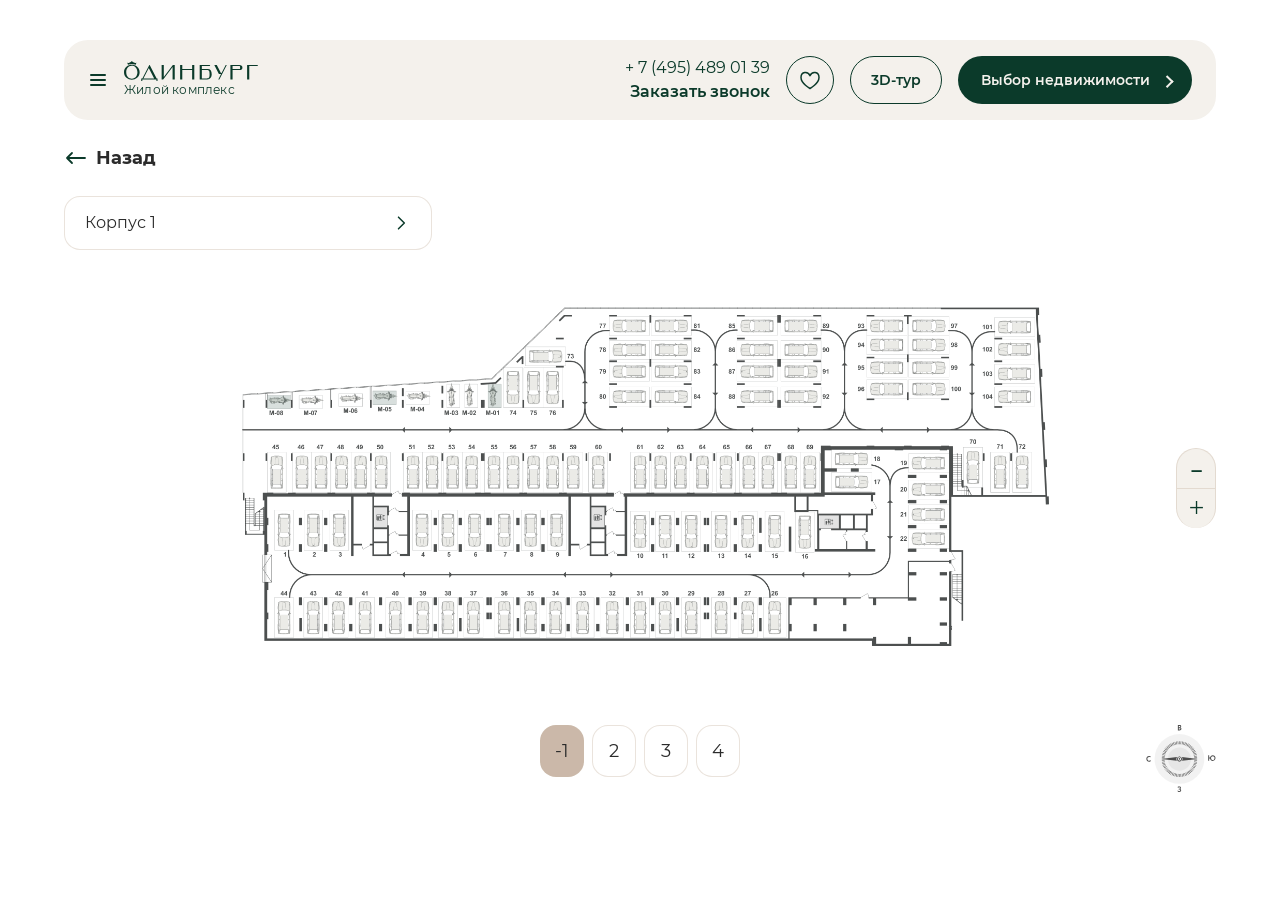
<file: parking-plan.html>
<!DOCTYPE html>
<html lang="ru">
<head>
    <meta charset="UTF-8">
    <meta name="viewport"
          content="width=device-width, user-scalable=no, initial-scale=1.0, maximum-scale=1.0, minimum-scale=1.0">
    <meta http-equiv="X-UA-Compatible" content="ie=edge">
    <meta name="format-detection" content="telephone=no">
    <link rel="icon" type="image/svg" href="./assets/img/favicon.svg">

    <link rel="stylesheet" href="style.css">
    <script src="https://api-maps.yandex.ru/2.1/?apikey=d130909a-f4b5-453d-85f2-98a45f38ba0c&lang=ru_RU"></script>

    <title>Odinburg</title>
</head>
<body>

<header class="header">
    <div class="container">
        <div class="header-main G-align-center G-justify-between">
            <div class="header-logo G-align-center">
                <div class="open-menu">
                    <span></span>
                    <span></span>
                    <span></span>
                </div>
                <a href="./index.html" class="logo G-flex-column G-align-start">
                    <img src="./assets/img/logo.svg" alt="logo" loading="lazy">
                    <span>Жилой комплекс</span>
                </a>
            </div>
            <div class="header-cont-flex G-align-center">
                <div class="header-contact G-flex-column G-align-end">
                    <a href="tel:+ 7 (495) 489 01 39" class="phone-number">+ 7 (495) 489 01 39</a>
                    <span data-modal-target="#modal-form" class="card request-call">Заказать звонок</span>
                </div>
                <div class="select-block G-align-center">
                    <a href="./favorite.html" class="favorite-box G-center">
                        <i class="icon heard-card"></i>
                    </a>
                    <a href="#" class="threed-tur G-center">
                        3D-тур
                    </a>
                    <div class="select-property">
                        <div class="select-name">Выбор недвижимости</div>
                        <div class="select-dropdown">
                            <ul>
                                <li>Квартиры <i class="icon-house"></i></li>
                                <li>Машино-места <i class="icon-car"></i></li>
                                <li>Кладовые <i class="icon-storerooms"></i></li>
                                <li>Мото-места <i class="icon-moto"></i></li>
                            </ul>
                        </div>
                    </div>
                </div>
            </div>
        </div>
    </div>

    <div class="menu-modal">
        <div class="container">
            <div class="menu-modal-fon G-justify-between">
                <div class="menu-modal-min">
                    <div class="menu-modal-js" data-catalog="benefits">
                        <div class="menu-modal-block">
                            <h2>Преимущества проекта</h2>
                            <div class="project-wrap">
                                <div class="project-box">
                                    <img src="./assets/img/project-1.jpg" alt="project" loading="lazy">
                                    <div class="project-name">
                                        <span>Дома уровня бизнес</span>
                                    </div>
                                </div>
                                <div class="project-box">
                                    <img src="./assets/img/project-2.jpg" alt="project" loading="lazy">
                                    <div class="project-name">
                                        <span>Инфраструктура</span>
                                    </div>
                                </div>

                                <div class="project-box">
                                    <img src="./assets/img/project-3.jpg" alt="project" loading="lazy">
                                    <div class="project-name">
                                        <span>Экологически чистый район</span>
                                    </div>
                                </div>
                                <div class="project-box">
                                    <img src="./assets/img/project-4.jpg" alt="project" loading="lazy">
                                    <div class="project-name">
                                        <span>Для детей</span>
                                    </div>
                                </div>
                                <div class="project-box">
                                    <img src="./assets/img/project-5.jpg" alt="project" loading="lazy">
                                    <div class="project-name">
                                        <span>Продуманные планировки</span>
                                    </div>
                                </div>
                                <div class="project-box">
                                    <img src="./assets/img/project-6.jpg" alt="project" loading="lazy">
                                    <div class="project-name">
                                        <span>Кладовые и паркинг</span>
                                    </div>
                                </div>


                            </div>
                        </div>
                    </div>
                    <div class="menu-modal-js" data-catalog="property">
                        <div class="menu-modal-block">
                            <h2>Выбор недвижимости</h2>
                            <div class="select-menu-property">
                                <div class="project-box">
                                    <img src="./assets/img/property-1.jpg" alt="project" loading="lazy">
                                    <div class="project-name">
                                        <span>Квартиры</span>
                                    </div>
                                </div>
                                <div class="menu-property-col G-flex-column">
                                    <div class="project-box">
                                        <img src="./assets/img/property-2.jpg" alt="project" loading="lazy">
                                        <div class="project-name">
                                            <span>Машино-места</span>
                                        </div>
                                    </div>
                                    <div class="project-box">
                                        <img src="./assets/img/property-2.jpg" alt="project" loading="lazy">
                                        <div class="project-name">
                                            <span>Мото-места</span>
                                        </div>
                                    </div>
                                </div>
                                <div class="project-box">
                                    <img src="./assets/img/property-3.jpg" alt="project" loading="lazy">
                                    <div class="project-name">
                                        <span>Кладовые</span>
                                    </div>
                                </div>
                            </div>
                        </div>
                    </div>
                    <div class="menu-modal-js" data-catalog="purchase">
                        <div class="menu-modal-block">
                            <h2>ипотека</h2>
                            <div class="mortgage-flex">
                                <div class="mortgage-selec G-flex-wrap">
                                    <div class="mortgage-box">
                                        <img src="./assets/img/alfa.png" alt="alfa" loading="lazy">
                                        <h3>Стандартная</h3>
                                        <p>
                                            Нужен доступный первый взнос или большая сумма кредита?
                                        </p>
                                        <strong>от 23,5%</strong>
                                    </div>
                                    <div class="mortgage-box">
                                        <img src="./assets/img/alfa.png" alt="alfa" loading="lazy">
                                        <h3>IT-ипотека</h3>
                                        <p>
                                            Доступное жилье без первоначального взноса
                                        </p>
                                        <strong>от 3,5%</strong>
                                    </div>
                                    <div class="mortgage-box">
                                        <img src="./assets/img/alfa.png" alt="alfa" loading="lazy">
                                        <h3>Военная</h3>
                                        <p>
                                            Вы военнослужащий с сертификатом НИС?
                                        </p>
                                        <strong>от 3,5%</strong>
                                    </div>
                                    <div class="mortgage-box">
                                        <img src="./assets/img/alfa.png" alt="alfa" loading="lazy">
                                        <h3>Семейная</h3>
                                        <p>
                                            Мечтаете выгодно купить квартиру с уютной детской?
                                        </p>
                                        <strong>от 6,5%</strong>
                                    </div>
                                </div>

                                <div class="mortgage-calculator">
                                    <div class="mortgage-calc-menu-title">
                                        <h3>Ипотечный калькулятор</h3>
                                        <div class="mortgage-calc-pirce">
                                            <p>ежемесячный платеж</p>
                                            <span>от 29 456 руб.</span>
                                        </div>
                                        <div class="mortgage-calc-pirce">
                                            <p>первоначальный платеж</p>
                                            <span>от 1,4 млн руб.</span>
                                        </div>
                                        <div class="mortgage-calc-pirce">
                                            <p>ставка</p>

                                            <span>от 3,9%</span>
                                        </div>
                                    </div>
                                    <button class="btn-line">
                                        Рассчитать ипотеку
                                    </button>

                                </div>
                            </div>
                        </div>
                    </div>
                    <div class="menu-modal-js" data-catalog="stock">
                        <div class="menu-modal-block">
                            <h2>Акции</h2>
                            <div class="menu-modal-stock G-flex-wrap">
                                <div class="timer-wrapper ">
                                    <h4>повышение цен 28.02</h4>
                                    <div class="timer">
                                        <div class="time-box">
                                            <span class="days">06</span>
                                            <small>дн.</small>
                                        </div>
                                        <div class="colon">:</div>
                                        <div class="time-box">
                                            <span class="hours">23</span>
                                            <small>ч.</small>
                                        </div>
                                        <div class="colon">:</div>
                                        <div class="time-box">
                                            <span class="minutes">58</span>
                                            <small>мин.</small>
                                        </div>
                                        <div class="colon">:</div>
                                        <div class="time-box">
                                            <span class="seconds">42</span>
                                            <small>сек.</small>
                                        </div>
                                    </div>
                                </div>
                                <div class="family-mortgage-box ">
                                    <h4>Военная ипотека</h4>
                                </div>
                                <div class="family-mortgage-box ">
                                    <div class="parking-space-bit G-align-center G-justify-between">
                                        <h4>Машино-место</h4>
                                        <span class="parking-space-pic">от 15 000₽</span>
                                    </div>
                                    <p>Рассрочка на 3 года</p>
                                </div>
                                <div class="family-mortgage-box bg-greens">
                                    <h4>0,11%</h4>
                                    <p>Ипотека на первый год</p>
                                </div>
                                <div class="family-mortgage-box bg-greens">
                                    <h4>Trade-in</h4>
                                    <p>Обменяйте старое жилье на новую квартиру</p>
                                </div>
                                <div class="family-mortgage-box bg-green">
                                    <h4>33%</h4>
                                    <p>Скидки на ряд квартир</p>
                                </div>
                                <div class="family-mortgage-box ">
                                    <h4>-25%</h4>
                                    <p>На паркинг и кладовые</p>
                                </div>

                                <div class="family-mortgage-box bg-greens">
                                    <h4>3,5%</h4>
                                    <p>Семейная ипотека</p>
                                </div>

                            </div>
                        </div>
                    </div>
                </div>
                <div class="menu-modal-cnt">
                    <div class="menu-data-menu">
                        <ul>
                            <li class="menu-data-click" data-catalog="benefits">Преимущества проекта
                            </li>
                            <li class="menu-data-click" data-catalog="property">Выбор недвижимости</li>
                            <li class="menu-data-click" data-catalog="purchase">Способы покупки</li>
                            <li class="menu-data-click" data-catalog="stock">Акции</li>
                        </ul>
                    </div>
                    <div class="menu-data-mobile">
                        <ul class="menu-scroll">
                            <li><a href="#advantages-scr">Преимущества </a></li>
                            <li><a href="#selection">Выбор недвижимости</a></li>
                            <li><a href="#">Способы покупки</a></li>
                            <li><a href="#">Акции</a></li>
                        </ul>
                    </div>
                    <div class="menu-data-link">
                        <ul class="menu-scroll">
                            <li><a href="#">О компании <i class="men-icon"></i> </a></li>
                            <li><a href="#news-sec">Новости</a></li>
                            <li><a href="#">Ход строительства</a></li>
                            <li><a href="#special-pool">Спец-пул</a></li>
                            <li><a href="#general-plan">Генплан</a></li>
                            <li><a href="#infrastructure">Инфраструктура</a></li>
                            <li><a href="#">Кабинет брокера <i class="men-icon"></i> </a></li>
                            <li><a href="#footer-contact">Контакты</a></li>
                        </ul>

                    </div>
                    <button data-modal-target="#modal-form" class="card btn-line">
                        <i class="icon icon-call"></i>
                        <span>Заказать звонок</span>
                    </button>


                    <button class="btn">Выбор недвижимости</button>
                </div>
            </div>
        </div>
    </div>
    <div class="header-nav">
        <div class="nav-menu">
            <ul class="menu-scroll">
                <li><a href="#special-pool">Спец-пул</a></li>
                <li><a href="#advantages-scr">Преимущества </a></li>
                <li><a href="#selection">Подбор</a></li>
                <li><a href="#general-plan">Генплан</a></li>
                <li><a href="#mortgage">Ипотека</a></li>
                <li><a href="#infrastructure">Инфраструктура</a></li>
            </ul>
        </div>
    </div>
    <div class="select-property-mobile">
        <div class="select-property">
            <div class="select-name">Выбор недвижимости</div>
            <div class="touchstart select-dropdown">
                <div class="modal-drag-zone">
                    <span class="close-filt-map"></span>
                </div>
                <ul>
                    <li>Квартиры <i class="icon-house"></i></li>
                    <li>Машино-места <i class="icon-car"></i></li>
                    <li>Кладовые <i class="icon-storerooms"></i></li>
                    <li>Мото-места <i class="icon-moto"></i></li>
                </ul>
            </div>
        </div>
    </div>
</header>



<section class="parts-lot">
    <div class="container">

        <div class="parking-plan-min G-align-center G-justify-between">
            <a href="./index.html" class="back-home ">
                <i class="back-arrow-left"></i>
                <strong>Назад</strong>
            </a>


        </div>


        <div class="parking-choice-main">
            <div class="parking-choice">
                Корпус 1
            </div>
            <div class="parking-href">
                <ul>
                    <li class="parking-click parking-active" data-catalog="parking-one">Корпус 1</li>
                    <li class="parking-click" data-catalog="parking-two">Корпус 2</li>
                    <li class="parking-click" data-catalog="parking-three">Корпус 4</li>
                    <li class="parking-click" data-catalog="parking-four">Многоуровневый паркинг</li>
                </ul>
            </div>
        </div>


        <div class="parking-href-min">
            <div class="parking-js" data-catalog="parking-one">
                <div class="zoom-container">


                    <div class="zoom-picture ">
                        <span class="zoom-pic-minus G-center">-</span>
                        <span class="zoom-pic-plus G-center">+</span>
                    </div>


                    <div class="parking-cards-pic">
                        <div class="parking-photo">
                            <img src="./assets/img/parking.png" alt="parking" loading="lazy">
                            <svg class="svg-map parking-svg" xmlns="http://www.w3.org/2000/svg" viewBox="0 0 1740 764"
                                 fill="none">
                                <path class=" bookingSvgBtn" data-type="Мото-место"
                                      data-modal-target="#submit-request" data-num="М-01" data-status="К1"
                                      data-square="5.3" data-price="708 742 ₽" data-old-price="944 990 ₽"
                                      data-discount="25" d="m 149.375,203.5 h 45.25 V 230 l -45.375,0.125 z"
                                      fill="#BEDC1C" fill-opacity="0.4"></path>
                                <path class=" bookingSvgBtn" data-type="Мото-место"
                                      data-modal-target="#submit-request" data-num="М-05" data-status="К1"
                                      data-square="5.3" data-price="899 990 ₽" data-old-price="0" data-discount="0"
                                      d="m 353.19257,194.47635 h 46.0473 v 27.9223 l -45.92483,0 z" fill="#BEDC1C"
                                      fill-opacity="0.4"></path>
                                <path class=" bookingSvgBtn" data-type="Мото-место"
                                      data-modal-target="#submit-request" data-num="М-08" data-status="К1"
                                      data-square="5.3" data-price="708 742 ₽" data-old-price="944 990 ₽"
                                      data-discount="25"
                                      d="m 575.7814,182.19944 h 26.412 v 45.89625 l -26.16091,0.0866 z" fill="#BEDC1C"
                                      fill-opacity="0.4"></path>
                            </svg>
                        </div>
                    </div>
                </div>
            </div>
            <div class="parking-js" data-catalog="parking-two">
                <div class="zoom-container">
                    <div class="zoom-picture ">
                        <span class="zoom-pic-minus G-center">-</span>
                        <span class="zoom-pic-plus G-center">+</span>
                    </div>
                    <div class="parking-cards-pic">
                        <div class="parking-photo plan-parking">
                            <img src="./assets/img/plan-parking.png" alt="parking" loading="lazy">
                            <svg class="svg-map parking-svg" xmlns="http://www.w3.org/2000/svg" viewBox="0 0 2344 2232"
                                 fill="none">
                                <path class="card bookingSvgBtn" data-type="Мото-место"
                                      data-modal-target="#submit-request" data-num="143" data-status="К2"
                                      data-square="5.8" data-price="1 127 022 ₽" data-old-price="1 502 696 ₽"
                                      data-discount="25"
                                      d="m 1126.6123,867.12516 34.9178,-36.28712 67.4392,63.84478 -33.2061,37.48528 z"
                                      fill="#BEDC1C" fill-opacity="0.4"></path>
                                <path class="card bookingSvgBtn" data-type="Мото-место"
                                      data-modal-target="#submit-request" data-num="141" data-status="К2"
                                      data-square="5.9" data-price="1 127 022 ₽" data-old-price="1 502 696 ₽"
                                      data-discount="25"
                                      d="m 1261.8331,716.32822 54.6019,-67.95276 83.1865,66.41227 -54.6019,68.46626 z"
                                      fill="#BEDC1C" fill-opacity="0.4"></path>
                            </svg>
                        </div>
                    </div>
                </div>


            </div>
            <div class="parking-js" data-catalog="parking-three">
                <div class="zoom-container">
                    <div class="zoom-picture ">
                        <span class="zoom-pic-minus G-center">-</span>
                        <span class="zoom-pic-plus G-center">+</span>
                    </div>
                    <div class="parking-cards-pic">
                        <div class="parking-photo plan-parking">
                            <img src="./assets/img/plan-parking-2.png" alt="parking" loading="lazy">
                            <svg class="svg-map parking-svg" xmlns="http://www.w3.org/2000/svg" viewBox="0 0 1672 2048" fill="none">
                                <path class="card bookingSvgBtn" data-type="Мото-место" data-modal-target="#submit-request" data-num="901" data-status="К4" data-square="5.3" data-price="819 757 ₽" data-old-price="1 093 010 ₽" data-discount="25" d="m 1483.7006,347.72025 43.9755,-8.32393 16.4908,84.65276 -44.7608,8.32393 z" fill="#BEDC1C" fill-opacity="0.4"></path>
                                <path class="card bookingSvgBtn" data-type="Мото-место" data-modal-target="#submit-request" data-num="902" data-status="К4" data-square="5.3" data-price="819 757 ₽" data-old-price="1 093 010 ₽" data-discount="25" d="m 1216.7068,850.29693 45.2319,-4.24049 8.638,86.38037 -45.546,4.08344 z" fill="#BEDC1C" fill-opacity="0.4"></path>
                                <path class="card bookingSvgBtn" data-type="Мото-место" data-modal-target="#submit-request" data-num="903" data-status="К4" data-square="5.3" data-price="819 757 ₽" data-old-price="1 093 010 ₽" data-discount="25" d="m 666.32885,1025.258 45.08825,4.6643 -9.32861,86.4006 -44.86614,-4.4422 z" fill="#BEDC1C" fill-opacity="0.4"></path>
                                <path class="card bookingSvgBtn" data-type="Машино-место" data-modal-target="#submit-request" data-num="74" data-status="К4" data-square="13.3" data-price="1 638 295 ₽" data-old-price="2 184 394 ₽" data-discount="25" d="m 424.36319,1429.5166 69.1043,9.4233 -19.47485,143.2343 -68.16196,-8.4809 z" fill="#BEDC1C" fill-opacity="0.4"></path>
                                <path class="card bookingSvgBtn" data-type="Машино-место" data-modal-target="#submit-request" data-num="75" data-status="К4" data-square="13.3" data-price="1 638 295 ₽" data-old-price="2 184 394 ₽" data-discount="25" d="m 497.47239,1439.6466 68.86872,7.7743 -17.27608,143.8625 -68.47607,-8.1668 z" fill="#BEDC1C" fill-opacity="0.4"></path>
                                <path class="card bookingSvgBtn" data-type="Машино-место" data-modal-target="#submit-request" data-num="76" data-status="К4" data-square="13.3" data-price="1 723 861 ₽" data-old-price="2 298 482 ₽" data-discount="25" d="m 572.93742,1448.0491 68.47608,6.2822 -12.87853,144.8049 -69.10429,-6.5963 z" fill="#BEDC1C" fill-opacity="0.4"></path>
                            </svg>
                        </div>
                    </div>
                </div>
            </div>
            <div class="parking-js" data-catalog="parking-four">
                <div class="zoom-container">
                    <div class="zoom-picture ">
                        <span class="zoom-pic-minus G-center">-</span>
                        <span class="zoom-pic-plus G-center">+</span>
                    </div>
                    <div class="parking-cards-pic">
                        <div class="parking-photo plan-parking">
                            <img src="./assets/img/plan-parking-3.png" alt="parking" loading="lazy">
                            <svg class="svg-map parking-svg" xmlns="http://www.w3.org/2000/svg" viewBox="0 0 3585 1275" fill="none">
                                <path class="card bookingSvgBtn" data-type="Машино-место" data-modal-target="#submit-request" data-num="509" data-status="МП" data-square="16.8" data-price="2 488 416 ₽" data-old-price="0" data-discount="0" d="m 106.77727,148.76996 h 81.5863 v 184.63998 h -81.5863 z" fill="#BEDC1C" fill-opacity="0.4"></path>
                                <path class="card bookingSvgBtn" data-type="Машино-место" data-modal-target="#submit-request" data-num="510" data-status="МП" data-square="16.2" data-price="2 379 132 ₽" data-old-price="0" data-discount="0" d="m 188.36357,148.76996 h 78.6053 v 184.63998 h -78.6053 z" fill="#BEDC1C" fill-opacity="0.4"></path>
                                <path class="card bookingSvgBtn" data-type="Машино-место" data-modal-target="#submit-request" data-num="511" data-status="МП" data-square="16.2" data-price="2 379 132 ₽" data-old-price="0" data-discount="0" d="m 266.96887,148.76996 h 81.1178 v 184.63998 h -81.1178 z" fill="#BEDC1C" fill-opacity="0.4"></path>
                                <path class="card bookingSvgBtn" data-type="Машино-место" data-modal-target="#submit-request" data-num="512" data-status="МП" data-square="16.2" data-price="2 379 132 ₽" data-old-price="0" data-discount="0" d="m 348.08667,148.76996 h 79.3232 v 184.63998 h -79.3232 z" fill="#BEDC1C" fill-opacity="0.4"></path>
                                <path class="card bookingSvgBtn" data-type="Машино-место" data-modal-target="#submit-request" data-num="513" data-status="МП" data-square="16.2" data-price="2 401 812 ₽" data-old-price="0" data-discount="0" d="m 229m 427.40987,148.76996 h 82.1049 v 184.63998 h -82.1049 z3.5522,34.6438 h 82.1049 v 184.63998 h -82.1049 z" fill="#BEDC1C" fill-opacity="0.4"></path>
                                <path class="card bookingSvgBtn" data-type="Машино-место" data-modal-target="#submit-request" data-num="518" data-status="МП" data-square="16.2" data-price="2 288 412 ₽" data-old-price="0" data-discount="0" d="m 1213.9826,148.76996 h 84.5463 v 184.63998 h -84.5463 z" fill="#BEDC1C" fill-opacity="0.4"></path>
                                <path class="card bookingSvgBtn" data-type="Машино-место" data-modal-target="#submit-request" data-num="519" data-status="МП" data-square="16.2" data-price="2 265 732 ₽" data-old-price="0" data-discount="0" d="m 1298.5289,148.76996 h 78.6475 v 184.63998 h -78.6475 z" fill="#BEDC1C" fill-opacity="0.4"></path>
                                <path class="card bookingSvgBtn" data-type="Машино-место" data-modal-target="#submit-request" data-num="520" data-status="МП" data-square="16.2" data-price="2 265 732 ₽" data-old-price="0" data-discount="0" d="m 1377.1764,148.76996 h 81.4701 v 184.63998 h -81.4701 z" fill="#BEDC1C" fill-opacity="0.4"></path>
                                <path class="card bookingSvgBtn" data-type="Машино-место" data-modal-target="#submit-request" data-num="521" data-status="МП" data-square="16.2" data-price="2 265 732 ₽" data-old-price="0" data-discount="0" d="m 1458.6465,148.76996 h 78.6782 v 184.63998 h -78.6782 z" fill="#BEDC1C" fill-opacity="0.4"></path>
                                <path class="card bookingSvgBtn" data-type="Машино-место" data-modal-target="#submit-request" data-num="522" data-status="МП" data-square="16.2" data-price="2 265 732 ₽" data-old-price="0" data-discount="0" d="m 1537.3247,148.76996 h 80.4548 v 184.63998 h -80.4548 z" fill="#BEDC1C" fill-opacity="0.4"></path>
                                <path class="card bookingSvgBtn" data-type="Машино-место" data-modal-target="#submit-request" data-num="523" data-status="МП" data-square="17.3" data-price="2 438 954 ₽" data-old-price="0" data-discount="0" d="m 1617.7795,148.76996 h 85.5308 v 184.63998 h -85.5308 z" fill="#BEDC1C" fill-opacity="0.4"></path>
                                <path class="card bookingSvgBtn" data-type="Машино-место" data-modal-target="#submit-request" data-num="524" data-status="МП" data-square="16.6" data-price="2 342 592 ₽" data-old-price="0" data-discount="0" d="m 1612.3389,524.1855 h 83.5977 v 175.46462 h -83.5977 z" fill="#BEDC1C" fill-opacity="0.4"></path>
                                <path class="card bookingSvgBtn" data-type="Машино-место" data-modal-target="#submit-request" data-num="526" data-status="МП" data-square="15.5" data-price="2 170 000 ₽" data-old-price="0" data-discount="0" d="m 1453.2993,524.1855 h 79.7463 v 175.46462 h -79.7463 z" fill="#BEDC1C" fill-opacity="0.4"></path>
                                <path class="card bookingSvgBtn" data-type="Машино-место" data-modal-target="#submit-request" data-num="531" data-status="МП" data-square="15" data-price="2 165 100 ₽" data-old-price="0" data-discount="0" d="m 864.40777,617.4637 h 163.84813 v 82.18642 H 864.40777 Z" fill="#BEDC1C" fill-opacity="0.4"></path>
                                <path class="card bookingSvgBtn" data-type="Машино-место" data-modal-target="#submit-request" data-num="533" data-status="МП" data-square="15" data-price="2 165 100 ₽" data-old-price="0" data-discount="0" d="m 702.88737,617.4637 h 161.5204 v 82.18642 h -161.5204 z" fill="#BEDC1C" fill-opacity="0.4"></path>
                                <path class="card bookingSvgBtn" data-type="Машино-место" data-modal-target="#submit-request" data-num="534" data-status="МП" data-square="15.5" data-price="2 300 200 ₽" data-old-price="0" data-discount="0" d="m 427.40987,526.79245 h 82.1049 v 172.85767 h -82.1049 z" fill="#BEDC1C" fill-opacity="0.4"></path>
                                <path class="card bookingSvgBtn" data-type="Машино-место" data-modal-target="#submit-request" data-num="535" data-status="МП" data-square="15.5" data-price="2 278 500 ₽" data-old-price="0" data-discount="0" d="m 348.08667,526.79245 h 79.3232 v 172.85767 h -79.3232 z" fill="#BEDC1C" fill-opacity="0.4"></path>
                                <path class="card bookingSvgBtn" data-type="Машино-место" data-modal-target="#submit-request" data-num="536" data-status="МП" data-square="15.5" data-price="2 278 500 ₽" data-old-price="0" data-discount="0" d="m 266.96887,526.79245 h 81.1178 v 172.85767 h -81.1178 z" fill="#BEDC1C" fill-opacity="0.4"></path>
                                <path class="card bookingSvgBtn" data-type="Машино-место" data-modal-target="#submit-request" data-num="537" data-status="МП" data-square="15.5" data-price="2 278 500 ₽" data-old-price="0" data-discount="0" d="m 188.36357,526.79245 h 78.6053 v 172.85767 h -78.6053 z" fill="#BEDC1C" fill-opacity="0.4"></path>
                                <path class="card bookingSvgBtn" data-type="Машино-место" data-modal-target="#submit-request" data-num="538" data-status="МП" data-square="15.5" data-price="2 278 500 ₽" data-old-price="0" data-discount="0" d="m 106.77727,526.79245 h 81.5863 v 172.85767 h -81.5863 z" fill="#BEDC1C" fill-opacity="0.4"></path>
                                <path class="card bookingSvgBtn" data-type="Машино-место" data-modal-target="#submit-request" data-num="539" data-status="МП" data-square="15.5" data-price="2 300 200 ₽" data-old-price="0" data-discount="0" d="M 27.833371,526.79245 H 106.77727 V 699.65012 H 27.833371 Z" fill="#BEDC1C" fill-opacity="0.4"></path>
                                <path class="card bookingSvgBtn" data-type="Машино-место" data-modal-target="#submit-request" data-num="540" data-status="МП" data-square="15.5" data-price="2 256 800 ₽" data-old-price="0" data-discount="0" d="M 27.833371,699.65012 H 106.77727 V 870.89463 H 27.833371 Z" fill="#BEDC1C" fill-opacity="0.4"></path>
                                <path class="card bookingSvgBtn" data-type="Машино-место" data-modal-target="#submit-request" data-num="541" data-status="МП" data-square="15.5" data-price="2 235 100 ₽" data-old-price="0" data-discount="0" d="m 106.77727,699.65012 h 81.5863 v 171.24451 h -81.5863 z" fill="#BEDC1C" fill-opacity="0.4"></path>
                                <path class="card bookingSvgBtn" data-type="Машино-место" data-modal-target="#submit-request" data-num="542" data-status="МП" data-square="15.5" data-price="2 235 100 ₽" data-old-price="0" data-discount="0" d="m 188.36357,699.65012 h 78.6053 v 171.24451 h -78.6053 z" fill="#BEDC1C" fill-opacity="0.4"></path>
                                <path class="card bookingSvgBtn" data-type="Машино-место" data-modal-target="#submit-request" data-num="543" data-status="МП" data-square="15.5" data-price="2 235 100 ₽" data-old-price="0" data-discount="0" d="m 266.96887,699.65012 h 81.1178 v 171.24451 h -81.1178 z" fill="#BEDC1C" fill-opacity="0.4"></path>
                                <path class="card bookingSvgBtn" data-type="Машино-место" data-modal-target="#submit-request" data-num="544" data-status="МП" data-square="15.5" data-price="2 235 100 ₽" data-old-price="0" data-discount="0" d="m 348.08667,699.65012 h 79.3232 v 171.24451 h -79.3232 z" fill="#BEDC1C" fill-opacity="0.4"></path>
                                <path class="card bookingSvgBtn" data-type="Машино-место" data-modal-target="#submit-request" data-num="545" data-status="МП" data-square="15.5" data-price="2 256 800 ₽" data-old-price="0" data-discount="0" d="m 427.40987,699.65012 h 82.1049 v 171.24451 h -82.1049 z" fill="#BEDC1C" fill-opacity="0.4"></path>
                                <path class="card bookingSvgBtn" data-type="Машино-место" data-modal-target="#submit-request" data-num="546" data-status="МП" data-square="15" data-price="2 165 100 ₽" data-old-price="0" data-discount="0" d="m 702.88737,699.65012 h 161.5204 v 84.41798 h -161.5204 z" fill="#BEDC1C" fill-opacity="0.4"></path>
                                <path class="card bookingSvgBtn" data-type="Машино-место" data-modal-target="#submit-request" data-num="548" data-status="МП" data-square="15" data-price="2 165 100 ₽" data-old-price="0" data-discount="0" d="M 864.40777,699.65012 H 1028.2559 V 784.0681 H 864.40777 Z" fill="#BEDC1C" fill-opacity="0.4"></path>
                                <path class="card bookingSvgBtn" data-type="Машино-место" data-modal-target="#submit-request" data-num="552" data-status="МП" data-square="15.5" data-price="2 202 550 ₽" data-old-price="0" data-discount="0" d="m 1372.4202,699.65012 h 80.8791 v 175.69117 h -80.8791 z" fill="#BEDC1C" fill-opacity="0.4"></path>
                                <path class="card bookingSvgBtn" data-type="Машино-место" data-modal-target="#submit-request" data-num="554" data-status="МП" data-square="15.5" data-price="2 202 550 ₽" data-old-price="0" data-discount="0" d="m 1533.0456,699.65012 h 79.2933 v 175.69117 h -79.2933 z" fill="#BEDC1C" fill-opacity="0.4"></path>
                                <path class="card bookingSvgBtn" data-type="Машино-место" data-modal-target="#submit-request" data-num="555" data-status="МП" data-square="16.6" data-price="2 377 452 ₽" data-old-price="0" data-discount="0" d="m 1612.3389,699.65012 h 83.5977 v 175.69117 h -83.5977 z" fill="#BEDC1C" fill-opacity="0.4"></path>
                                <path class="card bookingSvgBtn" data-type="Машино-место" data-modal-target="#submit-request" data-num="556" data-status="МП" data-square="16.2" data-price="2 322 432 ₽" data-old-price="0" data-discount="0" d="m 1533.0456,1068.2567 h 79.2933 v 183.9056 h -79.2933 z" fill="#BEDC1C" fill-opacity="0.4"></path>
                                <path class="card bookingSvgBtn" data-type="Машино-место" data-modal-target="#submit-request" data-num="557" data-status="МП" data-square="16.2" data-price="2 299 752 ₽" data-old-price="0" data-discount="0" d="m 1453.2993,1068.2567 h 79.7463 v 183.9056 h -79.7463 z" fill="#BEDC1C" fill-opacity="0.4"></path>
                                <path class="card bookingSvgBtn" data-type="Машино-место" data-modal-target="#submit-request" data-num="558" data-status="МП" data-square="16.2" data-price="2 299 752 ₽" data-old-price="0" data-discount="0" d="m 1372.4202,1068.2567 h 80.8791 v 183.9056 h -80.8791 z" fill="#BEDC1C" fill-opacity="0.4"></path>
                                <path class="card bookingSvgBtn" data-type="Машино-место" data-modal-target="#submit-request" data-num="559" data-status="МП" data-square="16.2" data-price="2 299 752 ₽" data-old-price="0" data-discount="0" d="m 1293.127,1068.2567 h 79.2932 v 183.9056 h -79.2932 z" fill="#BEDC1C" fill-opacity="0.4"></path>
                                <path class="card bookingSvgBtn" data-type="Машино-место" data-modal-target="#submit-request" data-num="560" data-status="МП" data-square="16.2" data-price="2 322 432 ₽" data-old-price="0" data-discount="0" d="m 1212.2478,1068.2567 h 80.8792 v 183.9056 h -80.8792 z" fill="#BEDC1C" fill-opacity="0.4"></path>
                                <path class="card bookingSvgBtn" data-type="Машино-место" data-modal-target="#submit-request" data-num="561" data-status="МП" data-square="14.2" data-price="2 013 844 ₽" data-old-price="0" data-discount="0" d="m 702.88737,1079.1501 h 155.5931 v 81.8734 h -155.5931 z" fill="#BEDC1C" fill-opacity="0.4"></path>
                                <path class="card bookingSvgBtn" data-type="Машино-место" data-modal-target="#submit-request" data-num="562" data-status="МП" data-square="17.7" data-price="2 492 868 ₽" data-old-price="0" data-discount="0" d="m 702.88737,1161.0235 h 155.5931 v 96.2846 h -155.5931 z" fill="#BEDC1C" fill-opacity="0.4"></path>
                                <path class="card bookingSvgBtn" data-type="Машино-место" data-modal-target="#submit-request" data-num="563" data-status="МП" data-square="16.2" data-price="2 288 412 ₽" data-old-price="0" data-discount="0" d="m 427.40987,1068.2567 h 82.1049 v 183.9056 c 0,0 -82.1049,0 -82.1049,0 z" fill="#BEDC1C" fill-opacity="0.4"></path>
                                <path class="card bookingSvgBtn" data-type="Машино-место" data-modal-target="#submit-request" data-num="564" data-status="МП" data-square="16.2" data-price="2 265 732 ₽" data-old-price="0" data-discount="0" d="m 348.08667,1068.2567 h 79.3232 v 183.9056 h -79.3232 z" fill="#BEDC1C" fill-opacity="0.4"></path>
                                <path class="card bookingSvgBtn" data-type="Машино-место" data-modal-target="#submit-request" data-num="565" data-status="МП" data-square="16.2" data-price="2 265 732 ₽" data-old-price="0" data-discount="0" d="m 266.96887,1068.2567 h 81.1178 v 183.9056 h -81.1178 z" fill="#BEDC1C" fill-opacity="0.4"></path>
                                <path class="card bookingSvgBtn" data-type="Машино-место" data-modal-target="#submit-request" data-num="566" data-status="МП" data-square="16.2" data-price="2 265 732 ₽" data-old-price="0" data-discount="0" d="m 188.36357,1068.2567 h 78.6053 v 183.9056 h -78.6053 z" fill="#BEDC1C" fill-opacity="0.4"></path>
                                <path class="card bookingSvgBtn" data-type="Машино-место" data-modal-target="#submit-request" data-num="567" data-status="МП" data-square="16.2" data-price="2 265 732 ₽" data-old-price="0" data-discount="0" d="m 106.77727,1068.2567 h 81.5863 v 183.9056 h -81.5863 z" fill="#BEDC1C" fill-opacity="0.4"></path>
                                <path class="card bookingSvgBtn" data-type="Машино-место" data-modal-target="#submit-request" data-num="568" data-status="МП" data-square="16.2" data-price="2 288 412 ₽" data-old-price="0" data-discount="0" d="m 27.833371,1068.2567 h 78.943899 v 183.9056 H 27.833371 Z" fill="#BEDC1C" fill-opacity="0.4"></path>
                                <path class="card bookingSvgBtn" data-type="Машино-место" data-modal-target="#submit-request" data-num="517" data-status="МП" data-square="14.4" data-price="2 142 000 ₽" data-old-price="0" data-discount="0" d="m 871.31457,235.62336 h 156.94133 v 76.21353 H 871.31457 Z" fill="#BEDC1C" fill-opacity="0.4"></path>
                                <path class="card bookingSvgBtn" data-type="Машино-место" data-modal-target="#submit-request" data-num="530" data-status="МП" data-square="13.4" data-price="1 958 544 ₽" data-old-price="0" data-discount="0" d="M 864.40777,526.79245 H 1028.2559 V 617.4637 H 864.40777 Z" fill="#BEDC1C" fill-opacity="0.4"></path>
                            </svg>
                        </div>
                    </div>
                </div>

            </div>
        </div>
        <div id="info-block" class="parking-results-info">
            <div class="parking-space-num G-align-center">
                <p>Машиноместо № </p><span class="value-num">148</span>
            </div>
            <div class="parking-results-count G-align-center G-justify-between">
                <div class="G-align-center">
                    <p>Площадь</p>
                    <span class="G-align-center"><span class="value-square">27</span><b>м²</b></span>
                </div>
                <div class="G-align-center">
                    <span class="value-status">4</span>
                    <p>корпус</p>
                </div>
            </div>
            <div class="value-price-marg G-justify-between G-align-end">
                <div class="value-price-result G-flex-column G-align-start">
                    <del>9 000 000 ₽</del>
                    <span class="value-price">3 328 990 ₽</span>
                </div>
                <span class="discount-count">−20%</span>
            </div>
        </div>

        <div class="parking-pagination">
            <ul>
                <li class="parking-pag-active">-1</li>
                <li>2</li>
                <li>3</li>
                <li>4</li>
            </ul>

            <div class="koxmnacuyc-fl G-flex">
                <img src="./assets/img/koxmnacuyc.svg" alt="koxmnacuyc">
            </div>

        </div>
    </div>
</section>



<script src="assets/js/jquery-3.6.4.js"></script>
<script src="assets/js/jquery.fancybox.js"></script>
<script src="assets/js/swiper-bundle.min.js"></script>
<script src="assets/js/jquery.formstyler.min.js"></script>
<script src="https://snipp.ru/cdn/maskedinput/jquery.maskedinput.min.js"></script>
<script src="assets/js/sliders.js"></script>
<script src="assets/js/nouislider.min.js"></script>
<script src="assets/js/data-catalog.js"></script>
<script src="assets/js/modal.js"></script>
<script src="assets/js/data-search.js"></script>
<script src="assets/js/script.js"></script>
<script src="assets/js/parking.js"></script>
<script src="assets/js/select.js"></script>



<script>
    const infoBlock = document.querySelector('#info-block');
    let hoverTimeout = null;

    document.querySelectorAll('.svg-map').forEach(svg => {

        svg.addEventListener('mouseover', (e) => {
            const path = e.target.closest('rect, path');

            if (!path) return;

            // Получаем данные
            const num = path.getAttribute('data-num') || '-';
            const square = path.getAttribute('data-square') || '-';
            const price = path.getAttribute('data-price') || '-';
            const status = path.getAttribute('data-status') || '-';

            // Вставляем в единое окно
            infoBlock.querySelector('.value-num').textContent = num;
            infoBlock.querySelector('.value-square').textContent = square;
            infoBlock.querySelector('.value-price').textContent = price;
            infoBlock.querySelector('.value-status').textContent = status;

            // Координаты
            const rect = path.getBoundingClientRect();
            const scrollTop = window.scrollY;
            const scrollLeft = window.scrollX;

            infoBlock.style.left = (rect.right + scrollLeft - 125) + 'px';
            infoBlock.style.top = (rect.top + scrollTop - 250) + 'px';
            infoBlock.style.display = 'block';
        });

        svg.addEventListener('mouseout', (e) => {
            if (!e.relatedTarget ||
                (!svg.contains(e.relatedTarget) && !infoBlock.contains(e.relatedTarget))) {

                hoverTimeout = setTimeout(() => {
                    infoBlock.style.display = 'none';
                }, 200);
            }
        });

    });

    // Не скрывать, пока мышка в окне
    infoBlock.addEventListener('mouseover', () => {
        clearTimeout(hoverTimeout);
    });

    // Скрыть, когда ушли из окна
    infoBlock.addEventListener('mouseout', (e) => {
        if (!e.relatedTarget ||
            (!infoBlock.contains(e.relatedTarget) && !document.querySelector('.svg-map').contains(e.relatedTarget))) {

            hoverTimeout = setTimeout(() => {
                infoBlock.style.display = 'none';
            }, 200);
        }
    });
</script>

</body>
</html>
</file>
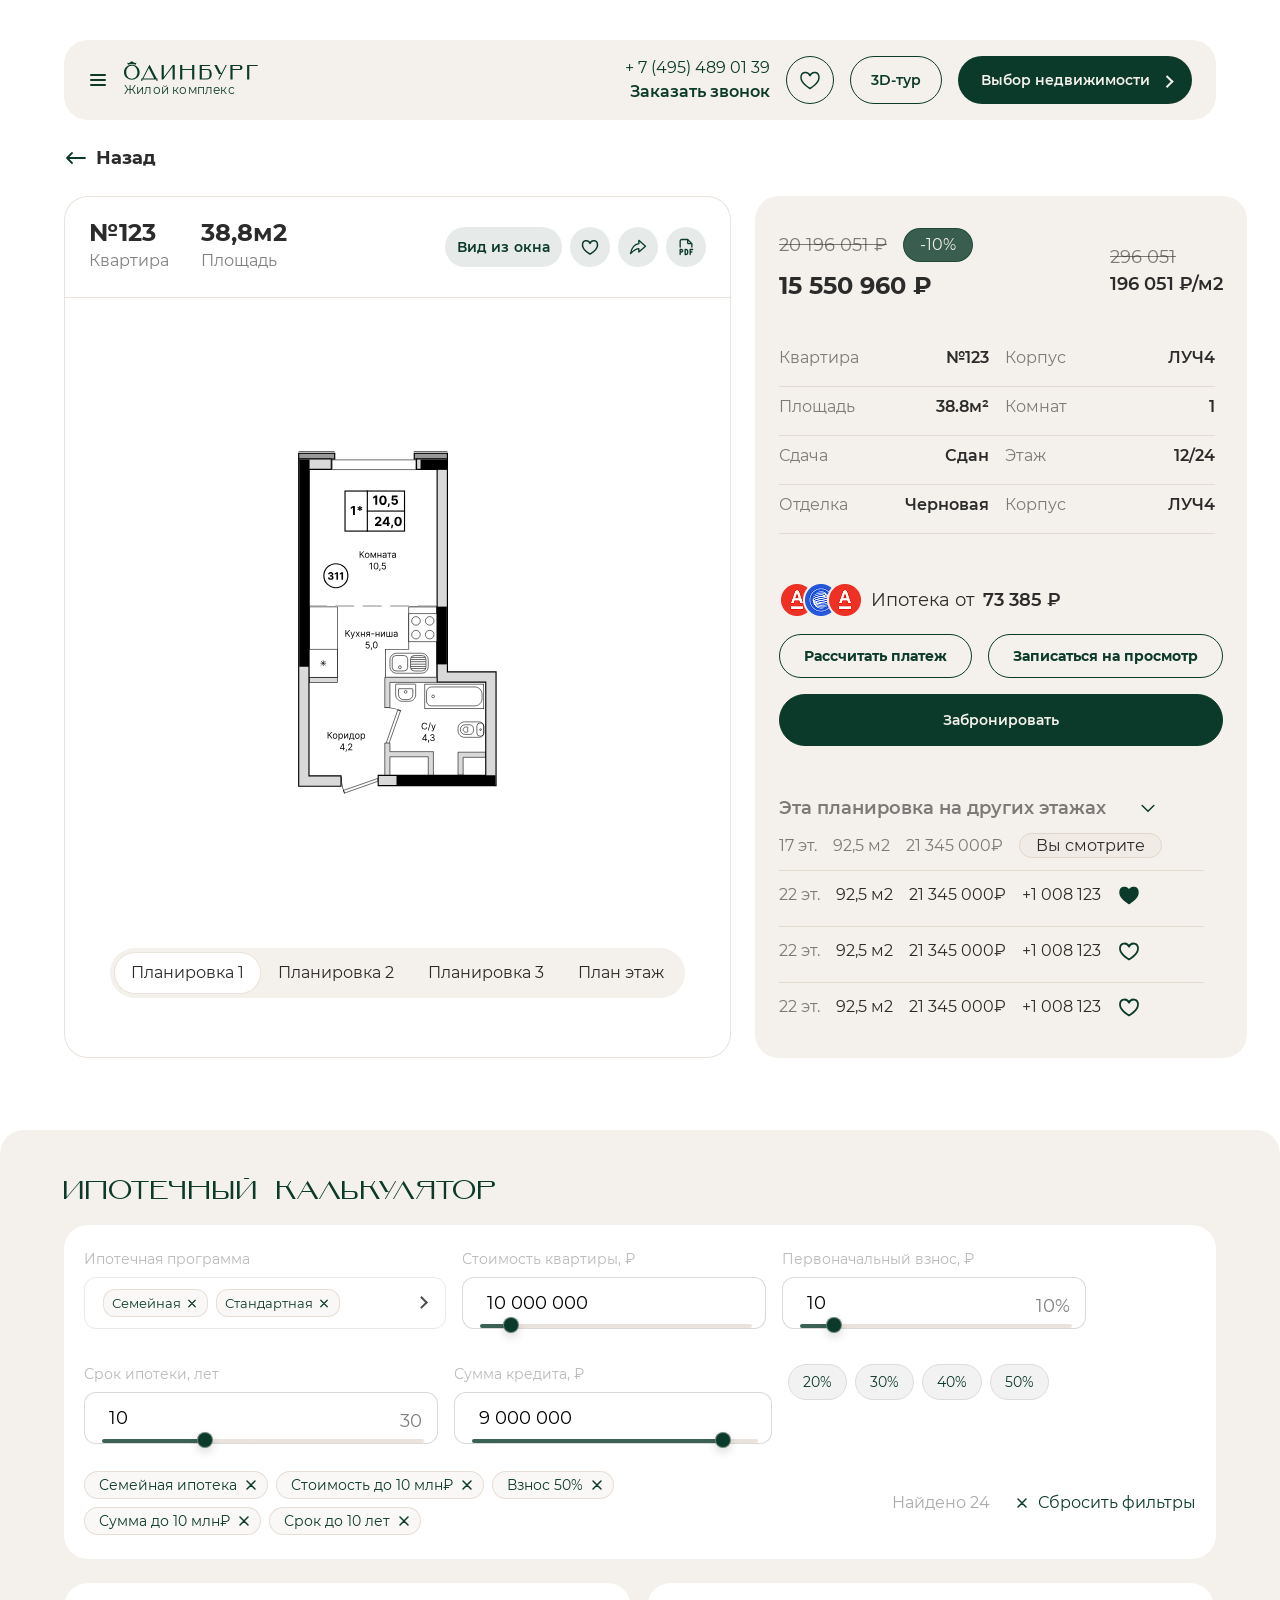
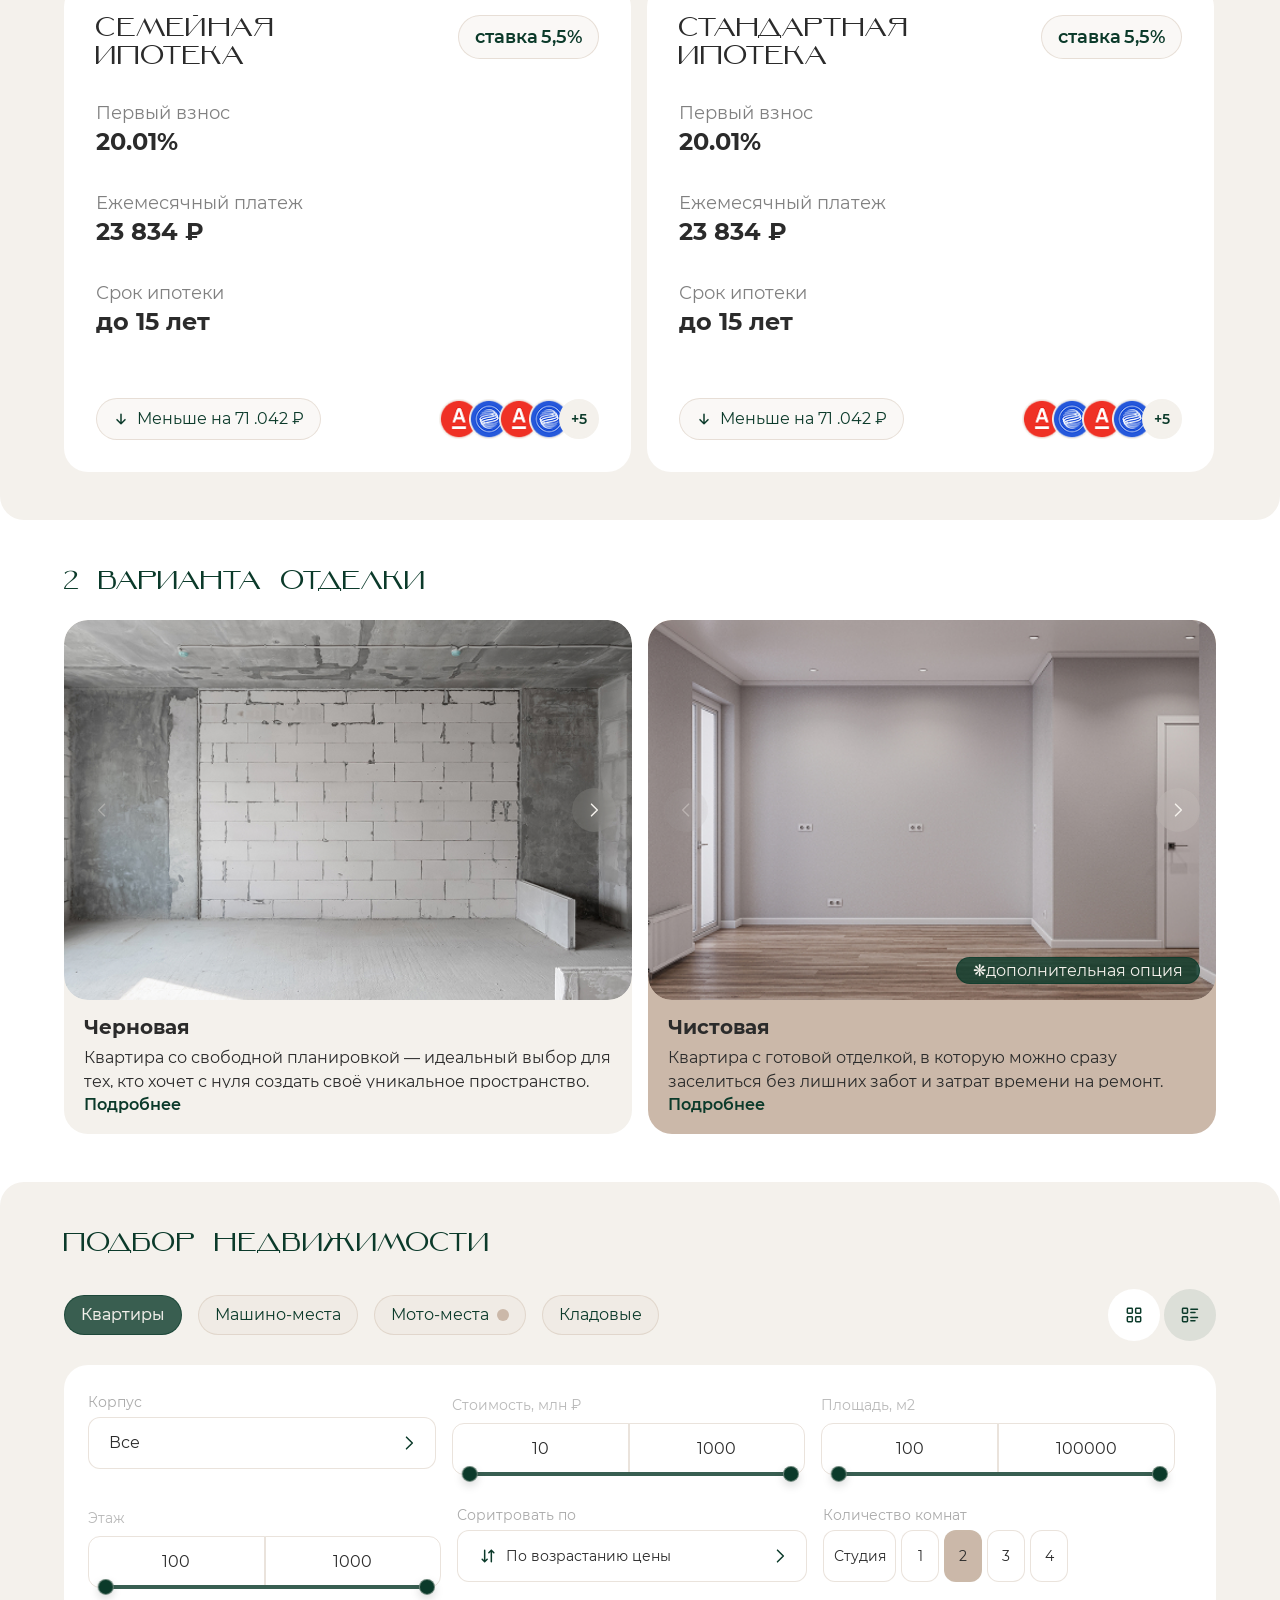
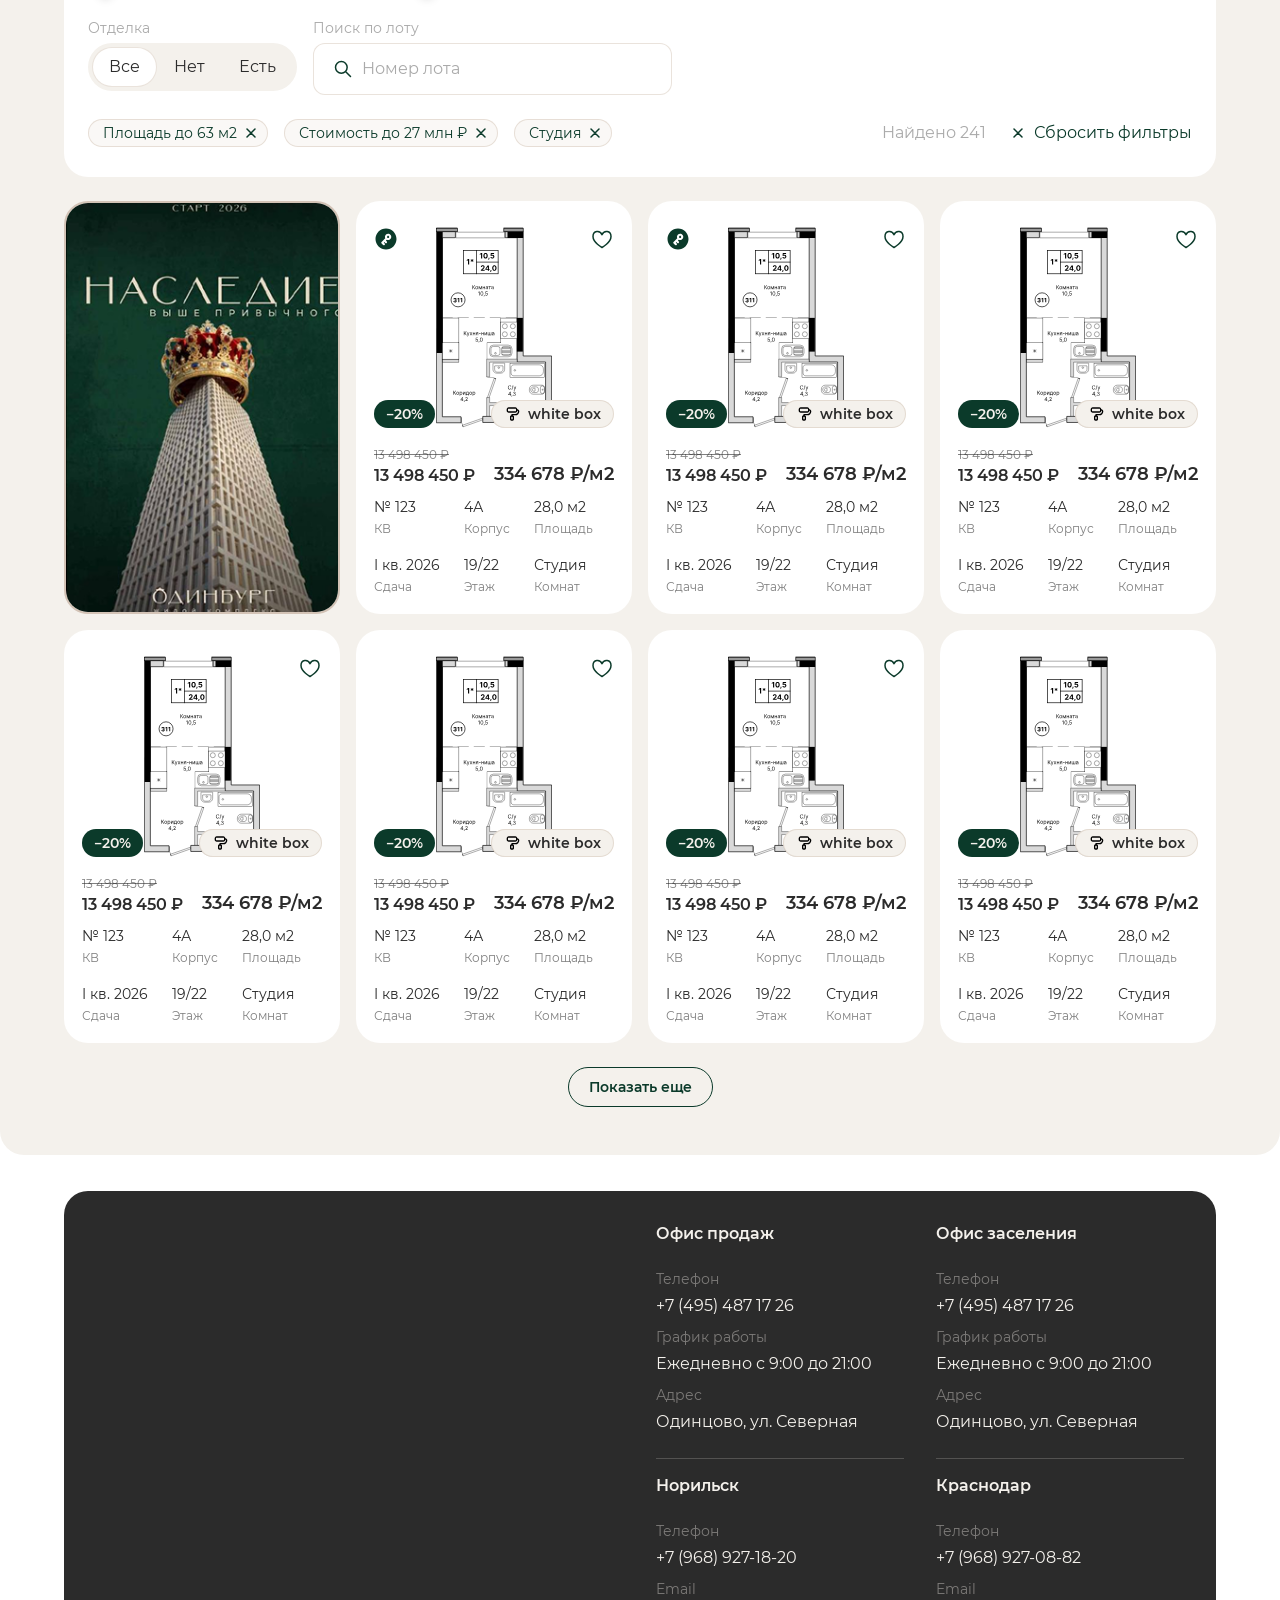
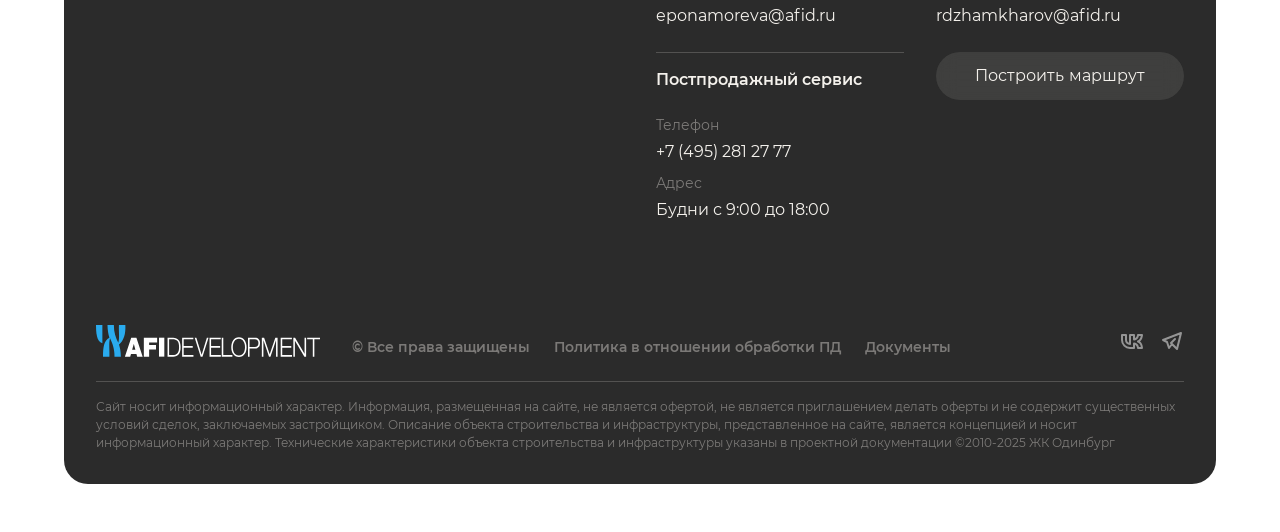
<file: parts-lot.html>
<!DOCTYPE html>
<html lang="ru">
<head>
    <meta charset="UTF-8">
    <meta name="viewport"
          content="width=device-width, user-scalable=no, initial-scale=1.0, maximum-scale=1.0, minimum-scale=1.0">
    <meta http-equiv="X-UA-Compatible" content="ie=edge">
    <meta name="format-detection" content="telephone=no">
    <link rel="icon" type="image/svg"  href="./assets/img/favicon.svg">

    <link rel="stylesheet" href="style.css">
    <script src="https://api-maps.yandex.ru/2.1/?apikey=d130909a-f4b5-453d-85f2-98a45f38ba0c&lang=ru_RU"></script>

    <title>Odinburg</title>
</head>
<body>
<header class="header">
    <div class="container">
        <div class="header-main G-align-center G-justify-between">
            <div class="header-logo G-align-center">
                <div class="open-menu">
                    <span></span>
                    <span></span>
                    <span></span>
                </div>
                <a href="./index.html" class="logo G-flex-column G-align-start">
                    <img src="./assets/img/logo.svg" alt="logo" loading="lazy">
                    <span>Жилой комплекс</span>
                </a>
            </div>
            <div class="header-cont-flex G-align-center">
                <div class="header-contact G-flex-column G-align-end">
                    <a href="tel:+ 7 (495) 489 01 39" class="phone-number">+ 7 (495) 489 01 39</a>
                    <span data-modal-target="#modal-form" class="card request-call">Заказать звонок</span>
                </div>
                <div class="select-block G-align-center">
                    <a href="./favorite.html" class="favorite-box G-center">
                        <i class="icon heard-card"></i>
                    </a>
                    <a href="#" class="threed-tur G-center">
                        3D-тур
                    </a>
                    <div class="select-property">
                        <div class="select-name">Выбор недвижимости</div>
                        <div class="select-dropdown">
                            <ul>
                                <li>Квартиры <i class="icon-house"></i></li>
                                <li>Машино-места <i class="icon-car"></i></li>
                                <li>Кладовые <i class="icon-storerooms"></i></li>
                                <li>Мото-места <i class="icon-moto"></i></li>
                            </ul>
                        </div>
                    </div>
                </div>
            </div>
        </div>
    </div>

    <div class="menu-modal">
        <div class="container">
            <div class="menu-modal-fon G-justify-between">
                <div class="menu-modal-min">
                    <div class="menu-modal-js" data-catalog="benefits">
                        <div class="menu-modal-block">
                            <h2>Преимущества проекта</h2>
                            <div class="project-wrap">
                                <div class="project-box">
                                    <img src="./assets/img/project-1.jpg" alt="project" loading="lazy">
                                    <div class="project-name">
                                        <span>Дома уровня бизнес</span>
                                    </div>
                                </div>
                                <div class="project-box">
                                    <img src="./assets/img/project-2.jpg" alt="project" loading="lazy">
                                    <div class="project-name">
                                        <span>Инфраструктура</span>
                                    </div>
                                </div>

                                <div class="project-box">
                                    <img src="./assets/img/project-3.jpg" alt="project" loading="lazy">
                                    <div class="project-name">
                                        <span>Экологически чистый район</span>
                                    </div>
                                </div>
                                <div class="project-box">
                                    <img src="./assets/img/project-4.jpg" alt="project" loading="lazy">
                                    <div class="project-name">
                                        <span>Для детей</span>
                                    </div>
                                </div>
                                <div class="project-box">
                                    <img src="./assets/img/project-5.jpg" alt="project" loading="lazy">
                                    <div class="project-name">
                                        <span>Продуманные планировки</span>
                                    </div>
                                </div>
                                <div class="project-box">
                                    <img src="./assets/img/project-6.jpg" alt="project" loading="lazy">
                                    <div class="project-name">
                                        <span>Кладовые и паркинг</span>
                                    </div>
                                </div>


                            </div>
                        </div>
                    </div>
                    <div class="menu-modal-js" data-catalog="property">
                        <div class="menu-modal-block">
                            <h2>Выбор недвижимости</h2>
                            <div class="select-menu-property">
                                <div class="project-box">
                                    <img src="./assets/img/property-1.jpg" alt="project" loading="lazy">
                                    <div class="project-name">
                                        <span>Квартиры</span>
                                    </div>
                                </div>
                                <div class="menu-property-col G-flex-column">
                                    <div class="project-box">
                                        <img src="./assets/img/property-2.jpg" alt="project" loading="lazy">
                                        <div class="project-name">
                                            <span>Машино-места</span>
                                        </div>
                                    </div>
                                    <div class="project-box">
                                        <img src="./assets/img/property-2.jpg" alt="project" loading="lazy">
                                        <div class="project-name">
                                            <span>Мото-места</span>
                                        </div>
                                    </div>
                                </div>
                                <div class="project-box">
                                    <img src="./assets/img/property-3.jpg" alt="project" loading="lazy">
                                    <div class="project-name">
                                        <span>Кладовые</span>
                                    </div>
                                </div>
                            </div>
                        </div>
                    </div>
                    <div class="menu-modal-js" data-catalog="purchase">
                        <div class="menu-modal-block">
                            <h2>ипотека</h2>
                            <div class="mortgage-flex">
                                <div class="mortgage-selec G-flex-wrap">
                                    <div class="mortgage-box">
                                        <img src="./assets/img/alfa.png" alt="alfa" loading="lazy">
                                        <h3>Стандартная</h3>
                                        <p>
                                            Нужен доступный первый взнос или большая сумма кредита?
                                        </p>
                                        <strong>от 23,5%</strong>
                                    </div>
                                    <div class="mortgage-box">
                                        <img src="./assets/img/alfa.png" alt="alfa" loading="lazy">
                                        <h3>IT-ипотека</h3>
                                        <p>
                                            Доступное жилье без первоначального взноса
                                        </p>
                                        <strong>от 3,5%</strong>
                                    </div>
                                    <div class="mortgage-box">
                                        <img src="./assets/img/alfa.png" alt="alfa" loading="lazy">
                                        <h3>Военная</h3>
                                        <p>
                                            Вы военнослужащий с сертификатом НИС?
                                        </p>
                                        <strong>от 3,5%</strong>
                                    </div>
                                    <div class="mortgage-box">
                                        <img src="./assets/img/alfa.png" alt="alfa" loading="lazy">
                                        <h3>Семейная</h3>
                                        <p>
                                            Мечтаете выгодно купить квартиру с уютной детской?
                                        </p>
                                        <strong>от 6,5%</strong>
                                    </div>
                                </div>

                                <div class="mortgage-calculator">
                                    <div class="mortgage-calc-menu-title">
                                        <h3>Ипотечный калькулятор</h3>
                                        <div class="mortgage-calc-pirce">
                                            <p>ежемесячный платеж</p>
                                            <span>от 29 456 руб.</span>
                                        </div>
                                        <div class="mortgage-calc-pirce">
                                            <p>первоначальный платеж</p>
                                            <span>от 1,4 млн руб.</span>
                                        </div>
                                        <div class="mortgage-calc-pirce">
                                            <p>ставка</p>

                                            <span>от 3,9%</span>
                                        </div>
                                    </div>
                                    <button class="btn-line">
                                        Рассчитать ипотеку
                                    </button>

                                </div>
                            </div>
                        </div>
                    </div>
                    <div class="menu-modal-js" data-catalog="stock">
                        <div class="menu-modal-block">
                            <h2>Акции</h2>
                            <div class="menu-modal-stock G-flex-wrap">
                                <div class="timer-wrapper ">
                                    <h4>повышение цен 28.02</h4>
                                    <div class="timer">
                                        <div class="time-box">
                                            <span class="days">06</span>
                                            <small>дн.</small>
                                        </div>
                                        <div class="colon">:</div>
                                        <div class="time-box">
                                            <span class="hours">23</span>
                                            <small>ч.</small>
                                        </div>
                                        <div class="colon">:</div>
                                        <div class="time-box">
                                            <span class="minutes">58</span>
                                            <small>мин.</small>
                                        </div>
                                        <div class="colon">:</div>
                                        <div class="time-box">
                                            <span class="seconds">42</span>
                                            <small>сек.</small>
                                        </div>
                                    </div>
                                </div>
                                <div class="family-mortgage-box ">
                                    <h4>Военная ипотека</h4>
                                </div>
                                <div class="family-mortgage-box ">
                                    <div class="parking-space-bit G-align-center G-justify-between">
                                        <h4>Машино-место</h4>
                                        <span class="parking-space-pic">от 15 000₽</span>
                                    </div>
                                    <p>Рассрочка на 3 года</p>
                                </div>
                                <div class="family-mortgage-box bg-greens">
                                    <h4>0,11%</h4>
                                    <p>Ипотека на первый год</p>
                                </div>
                                <div class="family-mortgage-box bg-greens">
                                    <h4>Trade-in</h4>
                                    <p>Обменяйте старое жилье на новую квартиру</p>
                                </div>
                                <div class="family-mortgage-box bg-green">
                                    <h4>33%</h4>
                                    <p>Скидки на ряд квартир</p>
                                </div>
                                <div class="family-mortgage-box ">
                                    <h4>-25%</h4>
                                    <p>На паркинг и кладовые</p>
                                </div>

                                <div class="family-mortgage-box bg-greens">
                                    <h4>3,5%</h4>
                                    <p>Семейная ипотека</p>
                                </div>

                            </div>
                        </div>
                    </div>
                </div>
                <div class="menu-modal-cnt">
                    <div class="menu-data-menu">
                        <ul>
                            <li class="menu-data-click" data-catalog="benefits">Преимущества проекта
                            </li>
                            <li class="menu-data-click" data-catalog="property">Выбор недвижимости</li>
                            <li class="menu-data-click" data-catalog="purchase">Способы покупки</li>
                            <li class="menu-data-click" data-catalog="stock">Акции</li>
                        </ul>
                    </div>
                    <div class="menu-data-mobile">
                        <ul class="menu-scroll">
                            <li><a href="#advantages-scr">Преимущества </a></li>
                            <li><a href="#selection">Выбор недвижимости</a></li>
                            <li><a href="#">Способы покупки</a></li>
                            <li><a href="#">Акции</a></li>
                        </ul>
                    </div>
                    <div class="menu-data-link">
                        <ul class="menu-scroll">
                            <li><a href="#">О компании <i class="men-icon"></i> </a></li>
                            <li><a href="#news-sec">Новости</a></li>
                            <li><a href="#">Ход строительства</a></li>
                            <li><a href="#special-pool">Спец-пул</a></li>
                            <li><a href="#general-plan">Генплан</a></li>
                            <li><a href="#infrastructure">Инфраструктура</a></li>
                            <li><a href="#">Кабинет брокера <i class="men-icon"></i> </a></li>
                            <li><a href="#footer-contact">Контакты</a></li>
                        </ul>

                    </div>
                    <button data-modal-target="#modal-form" class="card btn-line">
                        <i class="icon icon-call"></i>
                        <span>Заказать звонок</span>
                    </button>


                    <button class="btn">Выбор недвижимости</button>
                </div>
            </div>
        </div>
    </div>
    <div class="header-nav">
        <div class="nav-menu">
            <ul class="menu-scroll">
                <li><a href="#special-pool">Спец-пул</a></li>
                <li><a href="#advantages-scr">Преимущества </a></li>
                <li><a href="#selection">Подбор</a></li>
                <li><a href="#general-plan">Генплан</a></li>
                <li><a href="#mortgage">Ипотека</a></li>
                <li><a href="#infrastructure">Инфраструктура</a></li>
            </ul>
        </div>
    </div>
    <div class="select-property-mobile">
        <div class="select-property">
            <div class="select-name">Выбор недвижимости</div>
            <div class="touchstart select-dropdown">
                <div class="modal-drag-zone">
                    <span class="close-filt-map"></span>
                </div>
                <ul>
                    <li>Квартиры <i class="icon-house"></i></li>
                    <li>Машино-места <i class="icon-car"></i></li>
                    <li>Кладовые <i class="icon-storerooms"></i></li>
                    <li>Мото-места <i class="icon-moto"></i></li>
                </ul>
            </div>
        </div>
    </div>
</header>



<section class="parts-lot animate-on-scroll delay-100" >
    <div class="container">
        <a href="./index.html" class="back-home ">
            <i class="back-arrow-left"></i>
            <strong>Назад</strong>
        </a>

        <div class="parts-apart-flex">
            <div class="parts-apart-box">
                <div class="parts-apart-count G-align-center G-justify-between">
                   <div class="parts-apart-alig G-align-start">
                       <div class="parts-apart-plosh G-flex-column G-align-start">
                           <span>№123</span>
                           <small>Квартира</small>
                       </div>
                       <div class="parts-apart-plosh G-flex-column G-align-start">
                           <span>38,8м2</span>
                           <small>Площадь</small>
                       </div>
                   </div>
                    <div class="parts-apart-pdf G-align-center">
                        <a href="#" class="from-window">Вид из окна</a>

                        <a href="#" class="G-center"><img src="./assets/img/icons/heart-1.svg" alt="heart" loading="lazy"></a>
                        <a href="#" class="G-center"><img src="./assets/img/icons/share.svg" alt="heart" loading="lazy"></a>
                        <a href="#" class="G-center"><img src="./assets/img/icons/pdf.svg" alt="pdf" loading="lazy"></a>
                    </div>
                </div>

                <div class="layout-floor-pic">

                    <div class="layout-pic-min">
                        <div class="layout-pic-js" data-catalog="layout-1">
                            <div class="layout-pic">
                                <img src="./assets/img/apart.svg" alt="apart" loading="lazy">

                            </div>
                        </div>
                        <div class="layout-pic-js" data-catalog="layout-2">
                            <div class="floor-plan-pic">
                                <img src="./assets/img/apart.svg" alt="apart" loading="lazy">
                            </div>
                        </div>
                        <div class="layout-pic-js" data-catalog="layout-3">
                            <div class="floor-plan-pic">
                                <img src="./assets/img/apart.svg" alt="apart" loading="lazy">
                            </div>
                        </div>
                        <div class="layout-pic-js" data-catalog="floor-plan">
                            <div class="floor-plan-pic">
                                <img src="./assets/img/apart.svg" alt="apart" loading="lazy">
                            </div>
                        </div>

                        <div class="zoomPlanContol">
                            <svg xmlns="http://www.w3.org/2000/svg" width="20" height="20" viewBox="0 0 20 20" fill="none">
                                <path d="M12.5 12.5L17.5 17.5M8.33333 14.1667C5.11167 14.1667 2.5 11.555 2.5 8.33333C2.5 5.11167 5.11167 2.5 8.33333 2.5C11.555 2.5 14.1667 5.11167 14.1667 8.33333C14.1667 11.555 11.555 14.1667 8.33333 14.1667Z" stroke="#F4F1EC" stroke-width="1.5" stroke-linecap="round" stroke-linejoin="round"/>
                            </svg>
                        </div>
                    </div>

                </div>
                <div class="layout-floor">
                    <ul>
                        <li class="floor-plan layout-floor-act" data-catalog="layout-1">Планировка 1</li>
                        <li class="floor-plan" data-catalog="layout-2">Планировка 2</li>
                        <li class="floor-plan" data-catalog="layout-3">Планировка 3</li>
                        <li class="floor-plan" data-catalog="floor-plan">План этаж</li>
                    </ul>
                </div>
            </div>
            <div class="parts-apart-cnt">
                <div class="G-align-end G-justify-between">
                    <div class="parts-apart-price">
                        <div class="parts-apart-res G-align-center">
                            <del>20 196 051 ₽</del>
                            <span>-10%</span>
                        </div>
                        <strong>15 550 960 ₽</strong>
                    </div>
                    <div class="parts-apart-del">
                        <del>296 051</del>
                        <span>196 051 ₽/м2</span>
                    </div>
                </div>

                <div class="parts-frame">
                    <div class="parts-frame-info">
                        <div class="parts-frame-count">
                            <p>Квартира</p>
                            <span>№123</span>
                        </div>
                        <div class="parts-frame-count">
                            <p>Корпус</p>
                            <span>ЛУЧ4</span>
                        </div>
                    </div>
                    <div class="parts-frame-info">
                        <div class="parts-frame-count">
                            <p>Площадь</p>
                            <span>38.8м²</span>
                        </div>
                        <div class="parts-frame-count">
                            <p>Комнат</p>
                            <span>1</span>
                        </div>
                    </div>
                    <div class="parts-frame-info">
                        <div class="parts-frame-count">
                            <p>Сдача</p>
                            <span>Сдан</span>
                        </div>
                        <div class="parts-frame-count">
                            <p>Этаж</p>
                            <span>12/24</span>
                        </div>
                    </div>
                    <div class="parts-frame-info">
                        <div class="parts-frame-count">
                            <p>Отделка</p>
                            <span>Черновая</span>
                        </div>
                        <div class="parts-frame-count">
                            <p>Корпус</p>
                            <span>ЛУЧ4</span>
                        </div>
                    </div>
                </div>

                <div class="parts-frame-btn menu-scroll">
                    <div class="parts-mortgage G-align-center">
                        <img src="./assets/img/mortgage.png" alt="mortgage" loading="lazy">
                        <p>Ипотека от </p>
                        <span>73 385 ₽</span>
                    </div>


                    <div class="parts-frame-gap G-align-center">
                        <button  class="card btn-line">Рассчитать платеж</button>
                        <button data-modal-target="#modal-form" class="card btn-line">Записаться на просмотр</button>
                    </div>
                    <button data-modal-target="#submit-request" class="card btn-green btn">Забронировать</button>
                </div>

                <div class="other-floors-items">
                    <div class="other-floors-name G-align-center">
                        <span>Эта планировка на других этажах</span>
                        <i class="arrow-down"></i>
                    </div>
                    <div class="other-floors-item">
                        <ul>
                            <li>17 эт.</li>
                            <li>92,5 м2</li>
                            <li>21 345 000₽</li>
                            <li><span class="are-watching">Вы смотрите</span></li>
                        </ul>
                        <ul>
                            <li>22 эт.</li>
                            <li>92,5 м2</li>
                            <li>21 345 000₽</li>
                            <li>+1 008 123</li>
                            <li><i class="heart-full"></i></li>
                        </ul>
                        <ul>
                            <li>22 эт.</li>
                            <li>92,5 м2</li>
                            <li>21 345 000₽</li>
                            <li>+1 008 123</li>
                            <li><i class="heard-card"></i></li>
                        </ul>
                        <ul>
                            <li>22 эт.</li>
                            <li>92,5 м2</li>
                            <li>21 345 000₽</li>
                            <li>+1 008 123</li>
                            <li><i class="heard-card"></i></li>
                        </ul>


                    </div>
                </div>


            </div>




            <div class="fullPictureWrap" >
                <div class="zoomPlanContolClose">
                    <i class="icon-x"></i>
                    <span>Закрыть</span>
                </div>


                <div class="parking-href-min">
                    <div class="parking-js" data-catalog="parking-frame">
                        <div class="zoom-container">
                            <div class="zoom-picture ">
                                <span class="zoom-pic-minus G-center">-</span>
                                <span class="zoom-pic-plus G-center">+</span>
                            </div>
                            <div class="parking-cards-pic">
                                <div class="parking-photo plan-parking">
                                    <img src="./assets/img/apart.svg" alt="apart">
                                </div>
                            </div>
                        </div>
                    </div>
                    <div class="parking-js" data-catalog="parking-4a">
                        <div class="zoom-container">
                            <div class="zoom-picture ">
                                <span class="zoom-pic-minus G-center">-</span>
                                <span class="zoom-pic-plus G-center">+</span>
                            </div>
                            <div class="parking-cards-pic">
                                <div class="parking-photo">
                                    <img src="./assets/img/apart.svg" alt="apart">


                                </div>
                            </div>
                        </div>
                    </div>
                </div>


                <div class="parking-href">
                    <ul>
                        <li class="parking-click parking-active" data-catalog="parking-frame">Планировка</li>
                        <li class="parking-click" data-catalog="parking-4a">План этажа</li>
                    </ul>
                </div>
                <div class="with-koxm">
                    <img src="./assets/img/koxmnacuyc.svg" alt="koxmnacuyc">
                </div>
            </div>

        </div>
    </div>
</section>







<section id="mortgage" class="mortgage-calc-min section-margin animate-on-scroll delay-100">
    <div class="container animate-on-scroll delay-100">
        <div class="calculator-motgage">
            <div class="mortgage-calc-title G-align-center G-justify-between">
                <h2>ипотечный калькулятор</h2>
                <div class="open-filter-calc">
                    <i class="icon-filter"></i>
                    <span>Фильтр</span>
                </div>
            </div>
            <div class="mortgage-calc-mobx">
                <div class="frame-select">
                    <label>
                        <select name="frame-select" id="frame-select-three">
                            <option value="">Все</option>
                            <option value="">Корпус ЛУЧ-4</option>
                            <option value="">Корпус 4А</option>
                            <option value="">Корпус 4Б</option>
                        </select>
                    </label>
                </div>
            </div>

            <div class="mortgage-calc-fon touchstart calculator-program">
                <div class="modal-drag-zone">
                    <span class="close-filt-map"></span>
                </div>
                <div class="reset-filters-mobile G-align-center">
                    <h4>Фильтры</h4>
                    <div class="reset-filters">
                        <i class="icon-x"></i>
                        Сбросить фильтры
                    </div>
                </div>

                <div class="mortgage-calc-wrap G-flex-wrap">


                    <div class="calculate-menu ">
                        <small>Ипотечная программа</small>
                        <div class="calculate-menu-click G-align-center">

                        </div>
                        <ul class="calculate-menu-drop filter-list">
                            <li class="family-mortgage-data calculate-sel" data-type="FAMILY" data-name="Семейная">
                                <span class="checkbox-calc"></span> Семейная
                            </li>

                            <li class="family-mortgage-data calculate-sel" data-type="STANDARD" data-name="Стандартная">
                                <span class="checkbox-calc"></span> Стандартная
                            </li>

                            <li class="family-mortgage-data" data-type="IT" data-name="IT">
                                <span class="checkbox-calc"></span> IT ипотека
                            </li>

                            <li class="family-mortgage-data" data-type="SUBSIDIZED" data-name="Субсидированная">
                                <span class="checkbox-calc"></span> Субсидированная
                            </li>
                        </ul>
                    </div>

                    <div class="filter-block" data-field="price">
                        <small>Стоимость квартиры, ₽</small>
                        <div class="range-row">
                            <div class="range-value">
                                <input type="text" class="range-input" id="price-input" value="10 000 000" inputmode="numeric">
                            </div>
                            <div class="range-wrap">
                                <input type="range" id="price-range" min="1000000" max="100000000" step="10000" value="10000000">
                            </div>
                        </div>
                    </div>
                    <div class="filter-block" data-field="deposit">
                        <small>Первоначальный взнос, ₽</small>
                        <div class="range-row">
                            <div class="range-value">
                                <input type="text" class="range-input" id="deposit-input" value="10" inputmode="numeric">
                            </div>

                            <div class="range-wrap">
                                <input type="range" id="deposit-range" min="0" max="100" step="1" value="10">
                            </div>

                            <div class="range-percent" id="deposit-percent">10%</div>
                        </div>
                    </div>
                    <div class="filter-block" data-field="term">
                        <small>Срок ипотеки, лет</small>
                        <div class="range-row">
                            <div class="range-value">
                                <input type="text" class="range-input" id="term-input" value="10" inputmode="numeric">
                            </div>

                            <div class="range-percent">30</div>

                            <div class="range-wrap">
                                <input type="range" id="term-range" min="1" max="30" step="1" value="10">
                            </div>
                        </div>
                    </div>
                    <div class="filter-block" data-field="loan">
                        <small>Сумма кредита, ₽</small>
                        <div class="range-row">
                            <div class="range-value">
                                <input type="text" class="range-input" id="loan-amount" value="10 000 000" inputmode="numeric">
                            </div>
                            <div class="range-wrap">
                                <input type="range" id="loan-price-range" min="0" max="100000000" step="10000" value="10000000">
                            </div>
                        </div>
                    </div>
                    <div class="calc-percent">
                        <ul id="preset-percent">
                            <li data-percent="20">20%</li>
                            <li data-percent="30">30%</li>
                            <li data-percent="40">40%</li>
                            <li data-percent="50" class="calc-percent-act">50%</li>
                        </ul>
                    </div>
                </div>

                <div class="filters-found-flex G-align-center G-justify-between">

                    <div class="filters-found-mortgage G-flex-wrap">
                        <span class="select-filter-name ">Семейная ипотека <i class="icon-x"></i></span>
                        <span class="select-filter-name ">Стоимость до 10 млн₽ <i class="icon-x"></i></span>
                        <span class="select-filter-name ">Взнос 50% <i class="icon-x"></i></span>
                        <span class="select-filter-name ">Сумма до 10 млн₽ <i class="icon-x"></i></span>
                        <span class="select-filter-name ">Срок до 10 лет <i class="icon-x"></i></span>
                    </div>

                    <div class="reset-filters-flex G-align-center">
                        <span>Найдено 24</span>
                        <div class="reset-filters">
                            <i class="icon-x"></i>
                            Сбросить фильтры
                        </div>
                    </div>
                </div>

                <div class="request-found-mob">
                    <button class="submit-request-found">Оставить заявку</button>
                    <span>Найдено 24</span>
                </div>
            </div>


            <div class="calculate-mort-block">
                <div class="mortgage-list G-flex-wrap">

                    <div class="family-mortgage" data-type="FAMILY">

                        <div class="family-mortgage-cnt">
                            <div class="family-mortgage-center G-align-start G-justify-between">
                                <h2>Семейная ипотека</h2>
                                <span class="bid-mortg"><span>ставка</span> 5,5%</span>
                            </div>
                            <div class="family-mortgage-coll">
                                <div class="mortgage-price G-flex-column"><p>Первый взнос</p> <strong>20.01%</strong>
                                </div>
                                <div class="mortgage-price G-flex-column"><p>Ежемесячный платеж</p> <strong>23 834
                                    ₽</strong></div>
                                <div class="mortgage-price G-flex-column"><p>Срок ипотеки</p> <strong>до 15 лет</strong>
                                </div>
                            </div>
                        </div>
                        <div class="family-mortgage-flex ">
                            <div class="family-mortgage-price G-align-center">
                                <div class="family-mortgage-icons"><i class="icon-arrow-top"></i></div>
                                <span>Меньше на 71 .042 ₽</span></div>
                            <div class="family-mortgage-logos G-align-center">
                                <div class="family-mortgage-photo G-flex">
                                    <img src="./assets/img/logos-1.png" alt="logos"></div>
                                <div class="family-mortgage-photo G-flex">
                                    <img src="./assets/img/logos-2.png" alt="logos"></div>
                                <div class="family-mortgage-photo G-flex">
                                    <img src="./assets/img/logos-1.png" alt="logos"></div>
                                <div class="family-mortgage-photo G-flex">
                                    <img src="./assets/img/logos-2.png" alt="logos"></div>
                                <div class="mortgage-count G-center"><span>+5</span></div>
                            </div>
                        </div>
                    </div>

                    <div class="family-mortgage" data-type="STANDARD">
                        <div class="family-mortgage-cnt">
                            <div class="family-mortgage-center G-align-start G-justify-between">
                                <h2>Стандартная ипотека</h2>
                                <span class="bid-mortg"><span>ставка</span> 5,5%</span>
                            </div>
                            <div class="family-mortgage-coll">
                                <div class="mortgage-price G-flex-column"><p>Первый взнос</p> <strong>20.01%</strong>
                                </div>
                                <div class="mortgage-price G-flex-column"><p>Ежемесячный платеж</p> <strong>23 834
                                    ₽</strong></div>
                                <div class="mortgage-price G-flex-column"><p>Срок ипотеки</p> <strong>до 15 лет</strong>
                                </div>
                            </div>
                        </div>
                        <div class="family-mortgage-flex ">
                            <div class="family-mortgage-price G-align-center">
                                <div class="family-mortgage-icons"><i class="icon-arrow-top"></i></div>
                                <span>Меньше на 71 .042 ₽</span></div>

                            <div class="family-mortgage-logos G-align-center">
                                <div class="family-mortgage-photo G-flex">
                                    <img src="./assets/img/logos-1.png" alt="logos"></div>
                                <div class="family-mortgage-photo G-flex">
                                    <img src="./assets/img/logos-2.png" alt="logos"></div>
                                <div class="family-mortgage-photo G-flex">
                                    <img src="./assets/img/logos-1.png" alt="logos"></div>
                                <div class="family-mortgage-photo G-flex">
                                    <img src="./assets/img/logos-2.png" alt="logos"></div>
                                <div class="mortgage-count G-center"><span>+5</span></div>
                            </div>
                        </div>
                    </div>

                    <div class="family-mortgage" data-type="IT">
                        <div class="family-mortgage-cnt">
                            <div class="family-mortgage-center G-align-start G-justify-between">
                                <h2>IT ипотека</h2>
                                <span class="bid-mortg"><span>ставка</span> 5,5%</span>
                            </div>
                            <div class="family-mortgage-coll">
                                <div class="mortgage-price G-flex-column"><p>Первый взнос</p> <strong>20.01%</strong>
                                </div>
                                <div class="mortgage-price G-flex-column"><p>Ежемесячный платеж</p> <strong>23 834
                                    ₽</strong></div>
                                <div class="mortgage-price G-flex-column"><p>Срок ипотеки</p> <strong>до 15 лет</strong>
                                </div>
                            </div>
                        </div>
                        <div class="family-mortgage-flex ">
                            <div class="family-mortgage-price G-align-center">
                                <div class="family-mortgage-icons"><i class="icon-arrow-top"></i></div>
                                <span>Меньше на 71 .042 ₽</span></div>
                            <div class="family-mortgage-logos G-align-center">
                                <div class="family-mortgage-photo G-flex">
                                    <img src="./assets/img/logos-1.png" alt="logos"></div>
                                <div class="family-mortgage-photo G-flex">
                                    <img src="./assets/img/logos-2.png" alt="logos"></div>
                                <div class="family-mortgage-photo G-flex">
                                    <img src="./assets/img/logos-1.png" alt="logos"></div>
                                <div class="family-mortgage-photo G-flex">
                                    <img src="./assets/img/logos-2.png" alt="logos"></div>
                                <div class="mortgage-count G-center"><span>+5</span></div>
                            </div>
                        </div>
                    </div>

                    <div class="family-mortgage" data-type="SUBSIDIZED">
                        <div class="family-mortgage-cnt">

                            <div class="family-mortgage-center G-align-start G-justify-between">
                                <h2>Субсидированная ипотека</h2>
                                <span class="bid-mortg"><span>ставка</span> 5,5%</span>
                            </div>
                            <div class="family-mortgage-coll">
                                <div class="mortgage-price G-flex-column"><p>Первый взнос</p> <strong>20.01%</strong>
                                </div>
                                <div class="mortgage-price G-flex-column"><p>Ежемесячный платеж</p> <strong>23 834
                                    ₽</strong></div>
                                <div class="mortgage-price G-flex-column"><p>Срок ипотеки</p> <strong>до 15 лет</strong>
                                </div>
                            </div>
                        </div>
                        <div class="family-mortgage-flex ">
                            <div class="family-mortgage-price G-align-center">
                                <div class="family-mortgage-icons"><i class="icon-arrow-top"></i></div>
                                <span>Меньше на 71 .042 ₽</span></div>
                            <div class="family-mortgage-logos G-align-center">
                                <div class="family-mortgage-photo G-flex">
                                    <img src="./assets/img/logos-1.png" alt="logos"></div>
                                <div class="family-mortgage-photo G-flex">
                                    <img src="./assets/img/logos-2.png" alt="logos"></div>
                                <div class="family-mortgage-photo G-flex">
                                    <img src="./assets/img/logos-1.png" alt="logos"></div>
                                <div class="family-mortgage-photo G-flex">
                                    <img src="./assets/img/logos-2.png" alt="logos"></div>
                                <div class="mortgage-count G-center"><span>+5</span></div>
                            </div>
                        </div>
                    </div>
                </div>
                <div class="mortgage-table">
                    <div class="mort-bank-card">
                        <div class="mortgage-scr-max">
                            <div class="bank-card-box bank-act-drop">
                                <div class="bank-card-fon">
                                    <div class="bank-card-info G-align-start">
                                        <div class="subsidy-mortgage G-align-center">
                                            <img src="./assets/img/logo-sber.png" alt="logo-sber">
                                            <div class="subsidy-mortgage-bank G-flex-column G-align-start">
                                                <span>СберБанк</span>
                                                <small class="subsidy-mortgage-name">Стандартная</small>
                                            </div>
                                        </div>
                                        <div class="subsidy-mort-bank G-align-start ">
                                            <div class="subsidy-mort-count">
                                                <div class="G-align-center">
                                                    <p>Платеж</p> <i class="icon-circle-help"></i>
                                                </div>
                                                <span class="subsidy-count-mobile">от 45 567₽ </span>
                                                <div class="subsidy-mort-center G-align-start">
                                                    <div class="G-flex-column G-align-start">
                                                        <span>от 45 567₽</span>
                                                        <div class="first-months">Badge</div>
                                                    </div>
                                                    <i class="arrow-right-sm"></i>
                                                    <div class="G-flex-column G-align-start">
                                                        <span>от 45 567₽</span>
                                                        <div class="first-months-one">Badge</div>
                                                    </div>
                                                </div>
                                            </div>
                                            <div class="subsidy-mort-count">
                                                <div class="G-align-center">
                                                    <p>Ставка</p> <i class="icon-circle-help"></i>
                                                </div>
                                                <span class="subsidy-count-mobile">от 45 567₽ </span>
                                                <div class="subsidy-mort-center G-align-start">
                                                    <div class="G-flex-column G-align-start">
                                                        <span>от 6%</span>
                                                        <div class="first-months">Badge</div>
                                                    </div>
                                                    <i class="arrow-right-sm"></i>
                                                    <div class="G-flex-column G-align-start">
                                                        <span>от 19,9%</span>
                                                        <div class="first-months-one">Badge</div>
                                                    </div>
                                                </div>
                                            </div>

                                            <div class="subsidy-mort-count">
                                                <p>Срок</p>
                                                <span>до 30 лет</span>
                                            </div>
                                        </div>
                                        <div class="bank-card-btn G-align-start">
                                            <div class="G-flex-column G-align-center">
                                                <button data-modal-target="#submit-application" class="card submit-request">
                                                    Оставить заявку
                                                </button>
                                                <a href="#" class="fill-out-form">Заполнить анкету</a>
                                            </div>
                                            <span class="open-bank-card"><i class="arrow-down"></i></span>
                                        </div>
                                        <span class="subsidized-rate">*-субсидированная ставка</span>
                                    </div>
                                    <div class="bank-card-drop">
                                        <div class="bank-card-skrit">
                                            <div class="subsidy-mortgage G-align-center">
                                                <img src="./assets/img/logo-sber.png" alt="logo-sber">
                                                <div class="subsidy-mortgage-bank G-flex-column G-align-start">
                                                    <span>СберБанк</span>
                                                    <small class="subsidy-mortgage-name">Стандартная</small>
                                                </div>
                                            </div>
                                            <div class="subsidy-mort-bank G-align-start ">
                                                <div class="subsidy-mort-count">
                                                    <p>Ставка</p>
                                                    <span>3,5%</span>
                                                </div>
                                                <div class="subsidy-mort-count">
                                                    <p>Платеж</p>
                                                    <span>45 567₽</span>
                                                </div>
                                                <div class="subsidy-mort-count">
                                                    <p>Срок</p>
                                                    <span>до 30 лет</span>
                                                </div>
                                            </div>
                                            <div class="bank-card-btn G-align-start">
                                                <div class="G-flex-column G-align-center">
                                                    <button data-modal-target="#submit-application" class="card submit-request">
                                                        Оставить заявку
                                                    </button>
                                                    <a href="#" class="fill-out-form">Заполнить анкету</a>
                                                </div>
                                            </div>
                                            <span class="subsidized-rate">*-субсидированная ставка</span>
                                        </div>
                                        <div class="bank-card-skrit">
                                            <div class="subsidy-mortgage G-align-center">
                                                <img src="./assets/img/logo-sber.png" alt="logo-sber">
                                                <div class="subsidy-mortgage-bank G-flex-column G-align-start">
                                                    <span>СберБанк</span>
                                                    <small class="subsidy-mortgage-name">Стандартная</small>
                                                </div>
                                            </div>
                                            <div class="subsidy-mort-bank G-align-start ">
                                                <div class="subsidy-mort-count">
                                                    <p>Ставка</p>
                                                    <span>3,5%</span>
                                                </div>
                                                <div class="subsidy-mort-count">
                                                    <p>Платеж</p>
                                                    <span>45 567₽</span>
                                                </div>
                                                <div class="subsidy-mort-count">
                                                    <p>Срок</p>
                                                    <span>до 30 лет</span>
                                                </div>
                                            </div>
                                            <div class="bank-card-btn G-align-start">
                                                <div class="G-flex-column G-align-center">
                                                    <button data-modal-target="#submit-application" class="card submit-request">
                                                        Оставить заявку
                                                    </button>
                                                    <a href="#" class="fill-out-form">Заполнить анкету</a>
                                                </div>
                                            </div>
                                            <span class="subsidized-rate">*-субсидированная ставка</span>

                                        </div>
                                        <div class="bank-card-skrit">
                                            <div class="subsidy-mortgage G-align-center">
                                                <img src="./assets/img/logo-sber.png" alt="logo-sber">
                                                <div class="subsidy-mortgage-bank G-flex-column G-align-start">
                                                    <span>СберБанк</span>
                                                    <small class="subsidy-mortgage-name">Стандартная</small>
                                                </div>
                                            </div>
                                            <div class="subsidy-mort-bank G-align-start ">
                                                <div class="subsidy-mort-count">
                                                    <p>Ставка</p>
                                                    <span>3,5%</span>
                                                </div>
                                                <div class="subsidy-mort-count">
                                                    <p>Платеж</p>
                                                    <span>45 567₽</span>
                                                </div>
                                                <div class="subsidy-mort-count">
                                                    <p>Срок</p>
                                                    <span>до 30 лет</span>
                                                </div>
                                            </div>
                                            <div class="bank-card-btn G-align-start">
                                                <div class="G-flex-column G-align-center">
                                                    <button data-modal-target="#submit-application" class="card submit-request">
                                                        Оставить заявку
                                                    </button>
                                                    <a href="#" class="fill-out-form">Заполнить анкету</a>
                                                </div>
                                            </div>
                                            <span class="subsidized-rate">*-субсидированная ставка</span>

                                        </div>
                                    </div>
                                </div>
                                <div class="open-bank-mobile">
                                    <div class="open-bank-card">
                                        <span class="three-more-offers">еще 3 предложения</span>
                                        <span class="more-offers-hide">Скрыть </span>
                                    </div>
                                </div>

                                <div class="touchstart subsidy-mobs">
                                    <div class="modal-drag-zone">
                                        <span class="close-filt-map"></span>
                                    </div>
                                    <div class="subsidy-mort-count">
                                        <div class="G-align-center">
                                            <p>Платеж</p> <i class="icon-circle-help"></i>
                                        </div>
                                        <span class="subsidy-count-mobile">от 45 567₽ </span>
                                        <div class="subsidy-mort-center G-align-start">
                                            <div class="G-flex-column G-align-start">
                                                <span>от 45 567₽</span>
                                                <div class="first-months">Badge</div>
                                            </div>
                                            <i class="arrow-right-sm"></i>
                                            <div class="G-flex-column G-align-start">
                                                <span>от 45 567₽</span>
                                                <div class="first-months-one">Badge</div>
                                            </div>
                                        </div>
                                    </div>
                                    <div class="subsidy-mort-count">
                                        <div class="G-align-center">
                                            <p>Ставка</p> <i class="icon-circle-help"></i>
                                        </div>

                                        <span class="subsidy-count-mobile">от 45 567₽ </span>
                                        <div class="subsidy-mort-center G-align-start">
                                            <div class="G-flex-column G-align-start">
                                                <span>от 6%</span>
                                                <div class="first-months">Badge</div>
                                            </div>
                                            <i class="arrow-right-sm"></i>
                                            <div class="G-flex-column G-align-start">
                                                <span>от 19,9%</span>
                                                <div class="first-months-one">Badge</div>
                                            </div>
                                        </div>
                                    </div>
                                </div>
                            </div>

                            <div class="bank-card-box bank-act-drop">
                                <div class="bank-card-fon">
                                    <div class="bank-card-info G-align-start">
                                        <div class="subsidy-mortgage G-align-center">
                                            <img src="./assets/img/logo-sber.png" alt="logo-sber">
                                            <div class="subsidy-mortgage-bank G-flex-column G-align-start">
                                                <span>СберБанк</span>
                                                <small class="subsidy-mortgage-name">Стандартная</small>
                                            </div>
                                        </div>
                                        <div class="subsidy-mort-bank G-align-start ">
                                            <div class="subsidy-mort-count">
                                                <p>Ставка</p>
                                                <span>3,5%</span>
                                            </div>
                                            <div class="subsidy-mort-count">
                                                <p>Платеж</p>
                                                <span>45 567₽</span>
                                            </div>
                                            <div class="subsidy-mort-count">
                                                <p>Срок</p>
                                                <span>до 30 лет</span>
                                            </div>
                                        </div>
                                        <div class="bank-card-btn G-align-start">
                                            <div class="G-flex-column G-align-center">
                                                <button data-modal-target="#submit-application" class="card submit-request">
                                                    Оставить заявку
                                                </button>
                                                <a href="#" class="fill-out-form">Заполнить анкету</a>
                                            </div>
                                            <span class="open-bank-card"><i class="arrow-down"></i></span>
                                        </div>
                                        <span class="subsidized-rate">*-субсидированная ставка</span>

                                    </div>
                                    <div class="bank-card-drop">
                                        <div class="bank-card-skrit">
                                            <div class="subsidy-mortgage G-align-center">
                                                <img src="./assets/img/logo-sber.png" alt="logo-sber">
                                                <div class="subsidy-mortgage-bank G-flex-column G-align-start">
                                                    <span>СберБанк</span>
                                                    <small class="subsidy-mortgage-name">Стандартная</small>
                                                </div>
                                            </div>
                                            <div class="subsidy-mort-bank G-align-start ">
                                                <div class="subsidy-mort-count">
                                                    <p>Ставка</p>
                                                    <span>3,5%</span>
                                                </div>
                                                <div class="subsidy-mort-count">
                                                    <p>Платеж</p>
                                                    <span>45 567₽</span>
                                                </div>
                                                <div class="subsidy-mort-count">
                                                    <p>Срок</p>
                                                    <span>до 30 лет</span>
                                                </div>
                                            </div>
                                            <div class="bank-card-btn G-align-start">
                                                <div class="G-flex-column G-align-center">
                                                    <button data-modal-target="#submit-application" class="card submit-request">
                                                        Оставить заявку
                                                    </button>
                                                    <a href="#" class="fill-out-form">Заполнить анкету</a>
                                                </div>

                                            </div>
                                            <span class="subsidized-rate">*-субсидированная ставка</span>

                                        </div>
                                        <div class="bank-card-skrit">
                                            <div class="subsidy-mortgage G-align-center">
                                                <img src="./assets/img/logo-sber.png" alt="logo-sber">
                                                <div class="subsidy-mortgage-bank G-flex-column G-align-start">
                                                    <span>СберБанк</span>
                                                    <small class="subsidy-mortgage-name">Стандартная</small>
                                                </div>
                                            </div>
                                            <div class="subsidy-mort-bank G-align-start ">
                                                <div class="subsidy-mort-count">
                                                    <p>Ставка</p>
                                                    <span>3,5%</span>
                                                </div>
                                                <div class="subsidy-mort-count">
                                                    <p>Платеж</p>
                                                    <span>45 567₽</span>
                                                </div>
                                                <div class="subsidy-mort-count">
                                                    <p>Срок</p>
                                                    <span>до 30 лет</span>
                                                </div>
                                            </div>
                                            <div class="bank-card-btn G-align-center">
                                                <div class="G-flex-column G-align-center">
                                                    <button data-modal-target="#submit-application" class="card submit-request">
                                                        Оставить заявку
                                                    </button>
                                                    <a href="#" class="fill-out-form">Заполнить анкету</a>
                                                </div>
                                            </div>
                                            <span class="subsidized-rate">*-субсидированная ставка</span>

                                        </div>
                                        <div class="bank-card-skrit">
                                            <div class="subsidy-mortgage G-align-center">
                                                <img src="./assets/img/logo-sber.png" alt="logo-sber">
                                                <div class="subsidy-mortgage-bank G-flex-column G-align-start">
                                                    <span>СберБанк</span>
                                                    <small class="subsidy-mortgage-name">Стандартная</small>
                                                </div>
                                            </div>
                                            <div class="subsidy-mort-bank G-align-start ">
                                                <div class="subsidy-mort-count">
                                                    <p>Ставка</p>
                                                    <span>3,5%</span>
                                                </div>
                                                <div class="subsidy-mort-count">
                                                    <p>Платеж</p>
                                                    <span>45 567₽</span>
                                                </div>
                                                <div class="subsidy-mort-count">
                                                    <p>Срок</p>
                                                    <span>до 30 лет</span>
                                                </div>
                                            </div>
                                            <div class="bank-card-btn G-align-center">
                                                <div class="G-flex-column G-align-center">
                                                    <button data-modal-target="#submit-application" class="card submit-request">
                                                        Оставить заявку
                                                    </button>
                                                    <a href="#" class="fill-out-form">Заполнить анкету</a>
                                                </div>
                                            </div>
                                            <span class="subsidized-rate">*-субсидированная ставка</span>

                                        </div>
                                    </div>
                                </div>
                                <div class="open-bank-mobile">
                                    <div class="open-bank-card">
                                        <span class="three-more-offers">еще 3 предложения</span>
                                        <span class="more-offers-hide">Скрыть </span>
                                    </div>
                                </div>
                            </div>
                            <div class="bank-card-box bank-act-drop">
                                <div class="bank-card-fon">
                                    <div class="bank-card-info G-align-start">
                                        <div class="subsidy-mortgage G-align-center">
                                            <img src="./assets/img/logo-sber.png" alt="logo-sber">
                                            <div class="subsidy-mortgage-bank G-flex-column G-align-start">
                                                <span>СберБанк</span>
                                                <small class="subsidy-mortgage-name">Стандартная</small>
                                            </div>
                                        </div>
                                        <div class="subsidy-mort-bank G-align-start ">
                                            <div class="subsidy-mort-count">
                                                <p>Ставка</p>
                                                <span>3,5%</span>
                                            </div>
                                            <div class="subsidy-mort-count">
                                                <p>Платеж</p>
                                                <span>45 567₽</span>
                                            </div>
                                            <div class="subsidy-mort-count">
                                                <p>Срок</p>
                                                <span>до 30 лет</span>
                                            </div>
                                        </div>
                                        <div class="bank-card-btn G-align-start">
                                            <div class="G-flex-column G-align-center">
                                                <button data-modal-target="#submit-application" class="card submit-request">
                                                    Оставить заявку
                                                </button>
                                                <a href="#" class="fill-out-form">Заполнить анкету</a>
                                            </div>
                                            <span class="open-bank-card"><i class="arrow-down"></i></span>
                                        </div>
                                        <span class="subsidized-rate">*-субсидированная ставка</span>

                                    </div>
                                    <div class="bank-card-drop">
                                        <div class="bank-card-skrit">
                                            <div class="subsidy-mortgage G-align-center">
                                                <img src="./assets/img/logo-sber.png" alt="logo-sber">
                                                <div class="subsidy-mortgage-bank G-flex-column G-align-start">
                                                    <span>СберБанк</span>
                                                    <small class="subsidy-mortgage-name">Стандартная</small>
                                                </div>
                                            </div>
                                            <div class="subsidy-mort-bank G-align-start ">
                                                <div class="subsidy-mort-count">
                                                    <p>Ставка</p>
                                                    <span>3,5%</span>
                                                </div>
                                                <div class="subsidy-mort-count">
                                                    <p>Платеж</p>
                                                    <span>45 567₽</span>
                                                </div>
                                                <div class="subsidy-mort-count">
                                                    <p>Срок</p>
                                                    <span>до 30 лет</span>
                                                </div>
                                            </div>
                                            <div class="bank-card-btn G-align-start">
                                                <div class="G-flex-column G-align-center">
                                                    <button data-modal-target="#submit-application" class="card submit-request">
                                                        Оставить заявку
                                                    </button>
                                                    <a href="#" class="fill-out-form">Заполнить анкету</a>
                                                </div>

                                            </div>
                                            <span class="subsidized-rate">*-субсидированная ставка</span>

                                        </div>
                                        <div class="bank-card-skrit">
                                            <div class="subsidy-mortgage G-align-center">
                                                <img src="./assets/img/logo-sber.png" alt="logo-sber">
                                                <div class="subsidy-mortgage-bank G-flex-column G-align-start">
                                                    <span>СберБанк</span>
                                                    <small class="subsidy-mortgage-name">Стандартная</small>
                                                </div>
                                            </div>
                                            <div class="subsidy-mort-bank G-align-start ">
                                                <div class="subsidy-mort-count">
                                                    <p>Ставка</p>
                                                    <span>3,5%</span>
                                                </div>
                                                <div class="subsidy-mort-count">
                                                    <p>Платеж</p>
                                                    <span>45 567₽</span>
                                                </div>
                                                <div class="subsidy-mort-count">
                                                    <p>Срок</p>
                                                    <span>до 30 лет</span>
                                                </div>
                                            </div>
                                            <div class="bank-card-btn G-align-center">
                                                <div class="G-flex-column G-align-center">
                                                    <button data-modal-target="#submit-application" class="card submit-request">
                                                        Оставить заявку
                                                    </button>
                                                    <a href="#" class="fill-out-form">Заполнить анкету</a>
                                                </div>
                                            </div>
                                            <span class="subsidized-rate">*-субсидированная ставка</span>

                                        </div>
                                        <div class="bank-card-skrit">
                                            <div class="subsidy-mortgage G-align-center">
                                                <img src="./assets/img/logo-sber.png" alt="logo-sber">
                                                <div class="subsidy-mortgage-bank G-flex-column G-align-start">
                                                    <span>СберБанк</span>
                                                    <small class="subsidy-mortgage-name">Стандартная</small>
                                                </div>
                                            </div>
                                            <div class="subsidy-mort-bank G-align-start ">
                                                <div class="subsidy-mort-count">
                                                    <p>Ставка</p>
                                                    <span>3,5%</span>
                                                </div>
                                                <div class="subsidy-mort-count">
                                                    <p>Платеж</p>
                                                    <span>45 567₽</span>
                                                </div>
                                                <div class="subsidy-mort-count">
                                                    <p>Срок</p>
                                                    <span>до 30 лет</span>
                                                </div>
                                            </div>
                                            <div class="bank-card-btn G-align-center">
                                                <div class="G-flex-column G-align-center">
                                                    <button data-modal-target="#submit-application" class="card submit-request">
                                                        Оставить заявку
                                                    </button>
                                                    <a href="#" class="fill-out-form">Заполнить анкету</a>
                                                </div>
                                            </div>
                                            <span class="subsidized-rate">*-субсидированная ставка</span>

                                        </div>
                                    </div>
                                </div>
                                <div class="open-bank-mobile">
                                    <div class="open-bank-card">
                                        <span class="three-more-offers">еще 3 предложения</span>
                                        <span class="more-offers-hide">Скрыть </span>
                                    </div>
                                </div>
                            </div>

                        </div>
                        <div class="mort-bank-mob-btn G-justify-center">
                            <button class="btn-see-more">Показать еще</button>
                        </div>
                    </div>
                </div>

            </div>





        </div>

    </div>
</section>

<section class="section-margin animate-on-scroll delay-100">
    <div class="container ">
        <h2>2 варианта отделки</h2>
        <div class="finish-options">
            <div class="swiper finish-options-slider">
                <div class="swiper-wrapper">
                    <div class="swiper-slide">
                        <div class="finish-options-box">
                            <div class="swiper options-gallery-slide">
                                <div class="swiper-wrapper">
                                    <div class="swiper-slide">
                                        <div data-modal="finishing" data-modal-target="#modal-overlay"
                                             class="card options-gallery-pic G-flex">
                                            <img src="./assets/img/options-1.jpg" alt="options" loading="lazy">
                                        </div>
                                    </div>
                                    <div class="swiper-slide">
                                        <div data-modal="finishing" data-modal-target="#modal-overlay"
                                             class="card options-gallery-pic G-flex">
                                            <img src="./assets/img/options-1.jpg" alt="options" loading="lazy">
                                        </div>
                                    </div>
                                </div>
                                <div class="options-button-prev swiper-button-prev"><i class="icon icon-arrow-left"></i>
                                </div>
                                <div class="options-button-next swiper-button-next"><i class="icon icon-arrow-right"></i>
                                </div>
                            </div>
                            <div data-modal="finish-last" data-modal-target="#modal-overlay"
                                 class="card finish-options-text">
                                <h3>Черновая</h3>
                                <p>
                                    Квартира со свободной планировкой — идеальный выбор для тех, кто хочет с нуля
                                    создать своё уникальное пространство.
                                </p>
                                <span>Подробнее</span>
                            </div>
                        </div>
                    </div>

                    <div class="swiper-slide">
                        <div class="finish-options-box additional-option-name">
                            <div class="swiper options-gallery-slide">
                                <div class="swiper-wrapper">
                                    <div class="swiper-slide">
                                        <div data-modal="finish-last" data-modal-target="#modal-overlay"
                                             class="card options-gallery-pic G-flex">
                                            <img src="./assets/img/options-3.jpg" alt="options" loading="lazy">
                                            <div class="editor-choice">
                                            </div>
                                        </div>
                                    </div>
                                    <div class="swiper-slide">
                                        <div data-modal="finish-last" data-modal-target="#modal-overlay"
                                             class="card options-gallery-pic G-flex">
                                            <img src="./assets/img/options-3.jpg" alt="options" loading="lazy">
                                            <div class="editor-choice">
                                            </div>
                                        </div>
                                    </div>
                                </div>
                                <div class="options-button-prev swiper-button-prev"><i class="icon icon-arrow-left"></i>
                                </div>
                                <div class="options-button-next swiper-button-next"><i class="icon icon-arrow-right"></i>
                                </div>
                                <span class="additional-option">❋дополнительная опция</span>

                            </div>
                            <div data-modal="finishing" data-modal-target="#modal-overlay"
                                 class="card finish-options-text">
                                <h3>Чистовая</h3>
                                <p>
                                    Квартира с готовой отделкой, в которую можно сразу заселиться без лишних забот и
                                    затрат времени на ремонт. Отличное решение для комфортной жизни или выгодной аренды.
                                </p>
                                <span>Подробнее</span>
                            </div>
                        </div>
                    </div>


                </div>
            </div>
            <div class="finish-pagination swiper-pagination"></div>
        </div>
    </div>
    <div class="modal-overlay" id="modal-overlay">
        <div class="modal-window">
            <div class="modal-close"></div>
            <div class="touchstart modal-options">
                <div class="modal-drag-zone">
                    <span class="close-filt-map"></span>
                </div>

                <div class="modal-options-href">
                    <ul>
                        <li class="modal-options-click" data-modal="finishing">Черновая</li>
                        <li class="modal-options-click" data-modal="finish-last">Чистовая</li>
                    </ul>
                </div>
                <div class="modal-options-min">
                    <div class="modal-options-js" data-modal="finishing">
                        <div class="modal-options-flex G-flex">
                            <div class="modal-options-slide">
                                <div class="swiper options-gallery-slide">
                                    <div class="swiper-wrapper">
                                        <div class="swiper-slide">
                                            <div class="options-gallery-pic G-flex">
                                                <img src="./assets/img/options-1.jpg" alt="options" loading="lazy">
                                            </div>
                                        </div>
                                        <div class="swiper-slide">
                                            <div class="options-gallery-pic G-flex">
                                                <img src="./assets/img/options-1.jpg" alt="options" loading="lazy">
                                            </div>
                                        </div>
                                    </div>
                                    <div class="options-button-prev swiper-button-prev"><i class="icon icon-arrow-left"></i>
                                    </div>
                                    <div class="options-button-next swiper-button-next"><i class="icon icon-arrow-right"></i>
                                    </div>
                                </div>
                            </div>
                            <div class="modal-options-info">
                                <div class="modal-options-scr">
                                    <h2>Черновая отделка</h2>
                                    <p>
                                        Дизайнерская отделка мест общего пользования с мебелью и архитектурная подсветка фасадов
                                    </p>
                                </div>
                            </div>
                        </div>
                    </div>
                    <div class="modal-options-js" data-modal="finish-last">
                        <div class="modal-options-flex G-flex">
                            <div class="modal-options-slide">
                                <div class="swiper options-gallery-slide">
                                    <div class="swiper-wrapper">
                                        <div class="swiper-slide">
                                            <div class="options-gallery-pic G-flex">
                                                <img src="./assets/img/options-1.jpg" alt="options" loading="lazy">
                                            </div>
                                        </div>
                                        <div class="swiper-slide">
                                            <div class="options-gallery-pic G-flex">
                                                <img src="./assets/img/options-1.jpg" alt="options" loading="lazy">
                                            </div>
                                        </div>
                                    </div>
                                    <div class="options-button-prev swiper-button-prev"><i class="icon icon-arrow-left"></i>
                                    </div>
                                    <div class="options-button-next swiper-button-next"><i class="icon icon-arrow-right"></i>
                                    </div>
                                </div>
                            </div>
                            <div class="modal-options-info">
                                <div class="modal-options-scr">
                                    <h2>Чистовая отделка</h2>
                                    <p>
                                        Дизайнерская отделка мест общего пользования с мебелью и архитектурная подсветка фасадов
                                    </p>
                                </div>

                            </div>
                        </div>
                    </div>
                </div>
            </div>
        </div>
    </div>
</section>

<section id="selection" class="section-margin real-estate animate-on-scroll delay-100">
    <div class="container">
        <div class="real-estate-fon">
            <div class="G-flex-wrap G-justify-between G-align-center">
                <h2>Подбор недвижимости</h2>
                <div class="open-estate-filter">
                    <i class="icon-filter"></i>
                    <span>Фильтр</span>
                </div>
            </div>
            <div class="real-estate-head G-align-center G-justify-between">
                <div class="real-estate-menu">
                    <ul>
                        <li data-search="apartments" class="real-estate-click real-estate-active">Квартиры</li>
                        <li data-search="parking-spaces" class="real-estate-click">Машино-места</li>
                        <li data-search="motorcycle" class="real-estate-click">Мото-места <span></span></li>
                        <li data-search="storerooms" class="real-estate-click">Кладовые</li>
                    </ul>
                </div>

                <div class="select-wrapper">
                    <div class="select-box">
                        <div class="selected-items" >
                            <span class="placeholder">Квартиры</span>
                        </div>

                        <div class="arrow"></div>
                    </div>

                    <div class="dropdown-sel">

                        <label class="option">
                            <span>Все</span>
                            <input type="checkbox" value="all">
                            <span class="check"></span>
                        </label>

                        <label class="option">
                            <span>4а</span>
                            <input type="checkbox" value="4а">
                            <span class="check"></span>
                        </label>

                        <label class="option">
                            <span>Луч 4</span>
                            <input type="checkbox" value="Луч 4">
                            <span class="check"></span>
                        </label>

                    </div>
                </div>

                <div class="real-estate-filter G-align-center">
                    <ul>
                        <li data-type="card" class="select-params "><i class="icon-vandak"></i></li>
                        <li data-type="list" class="select-params "><i class="icon-vandal-line"></i></li>
                    </ul>
                </div>

            </div>

            <div class="real-estate-min">
                <div class="real-estate-js" data-search="apartments">

                    <div class="touchstart selection-parameters">
                        <div class="modal-drag-zone">
                            <span class="close-filt-map"></span>
                        </div>
                        <div class="reset-filters-mobile G-align-center">
                            <h4>Фильтры</h4>
                            <div class="reset-filters">
                                <i class="icon-x"></i>
                                Сбросить фильтры
                            </div>
                        </div>

                        <div class="select-parameter-fon ">

                            <div class="select-wrapper">

                                <div class="select-label">Корпус</div>

                                <div class="select-box">
                                    <div class="selected-items" >
                                        <span class="placeholder">Все</span>
                                    </div>

                                    <div class="arrow"></div>
                                </div>

                                <div class="dropdown-sel">

                                    <label class="option">
                                        <span>Все</span>
                                        <input type="checkbox" value="all">
                                        <span class="check"></span>
                                    </label>

                                    <label class="option">
                                        <span>4а</span>
                                        <input type="checkbox" value="4а">
                                        <span class="check"></span>
                                    </label>

                                    <label class="option">
                                        <span>Луч 4</span>
                                        <input type="checkbox" value="Луч 4">
                                        <span class="check"></span>
                                    </label>

                                </div>
                            </div>

                            <div class="filter-block">
                                <small>Стоимость, млн ₽</small>
                                <div class="change-range-items">
                                    <div class="change-range-inp">
                                        <input name="price_min" class="range-number-one" placeholder="0" data-index="0"
                                               id="1-lower-value" type="number"
                                               min="0" value="10"/>
                                        <input name="price_max" class="range-number-two" placeholder="0" data-index="0"
                                               id="1-upper-value" type="number"
                                               min="0" value="1000"/>
                                    </div>
                                    <div class="change-range-padd">
                                        <div data-index="0" data-max="1000" data-min="10" data-id="1"
                                             class="nonlinear">
                                        </div>
                                    </div>
                                </div>
                            </div>
                            <div class="filter-block">
                                <small>Площадь, м2</small>
                                <div class="change-range-items">
                                    <div class="change-range-inp">
                                        <input name="price_min" class="range-number-one" placeholder="0" data-index="0"
                                               id="2-lower-value" type="number"
                                               min="0" value="100"/>
                                        <input name="price_max" class="range-number-two" placeholder="0" data-index="0"
                                               id="2-upper-value" type="number"
                                               min="0" value="100000"/>
                                    </div>
                                    <div class="change-range-padd">
                                        <div data-index="0" data-max="100000" data-min="100" data-id="2"
                                             class="nonlinear">
                                        </div>
                                    </div>
                                </div>
                            </div>
                            <div class="filter-block">
                                <small>Этаж</small>
                                <div class="change-range-items">
                                    <div class="change-range-inp">
                                        <input name="price_min" class="range-number-one" placeholder="0" data-index="0"
                                               id="3-lower-value" type="number"
                                               min="0" value="100"/>
                                        <input name="price_max" class="range-number-two" placeholder="0" data-index="0"
                                               id="3-upper-value" type="number"
                                               min="0" value="1000"/>
                                    </div>
                                    <div class="change-range-padd">
                                        <div data-index="0" data-max="1000" data-min="100" data-id="3"
                                             class="nonlinear">
                                        </div>
                                    </div>
                                </div>
                            </div>
                            <div class="param-filter-field ">
                                <small>Соритровать по</small>
                                <div class="price-ascending ">
                                    <div class="price-ascending-click G-align-center">
                                        <svg xmlns="http://www.w3.org/2000/svg" width="20" height="20" viewBox="0 0 20 20" fill="none">
                                            <path d="M9.16602 13.3334L6.66602 15.8334M6.66602 15.8334L4.16602 13.3334M6.66602 15.8334V4.16675M10.8327 6.66675L13.3327 4.16675M13.3327 4.16675L15.8327 6.66675M13.3327 4.16675V15.8334" stroke="#0B3A2A" stroke-width="1.5" stroke-linecap="round" stroke-linejoin="round"/>
                                        </svg>
                                        <span class="price-ascending-past">По возрастанию цены</span>
                                        <div class="arrow"></div>
                                    </div>
                                    <div class="price-ascending-down">
                                        <ul class="G-flex-column sortSelector">
                                            <li>По возрастанию цены</li>
                                            <li>По площади</li>
                                            <li>По макс. скидке в %</li>
                                            <li>По макс. скидке в рублях</li>
                                            <li>По убыванию цены</li>
                                        </ul>
                                    </div>
                                </div>
                            </div>
                            <div class="number-rooms">
                                <small>Количество комнат</small>
                                <ul>
                                    <li>Студия</li>
                                    <li>1</li>
                                    <li class="number-rooms-act">2</li>
                                    <li>3</li>
                                    <li>4</li>
                                </ul>
                            </div>
                            <div class="filter-finishing">
                                <small>Отделка</small>
                                <div class="filter-finishing-box">
                                    <ul>
                                        <li class="finishing-act">Все</li>
                                        <li>Нет</li>
                                        <li>Есть</li>
                                    </ul>
                                </div>
                            </div>
                            <div class="filter-search">
                                <small>Поиск по лоту</small>
                                <label>
                                    <input type="text" placeholder="Номер лота">
                                    <button class="btn-search"><i class="icon-search"></i></button>
                                </label>
                            </div>
                        </div>

                        <div class="filters-found-flex G-align-center G-justify-between">
                            <div class="filters-found-items G-align-center">
                                <span class="select-filter-name ">Площадь до 63 м2 <i class="icon-x"></i></span>
                                <span class="select-filter-name ">Стоимость до 27 млн ₽ <i class="icon-x"></i></span>
                                <span class="select-filter-name ">Студия <i class="icon-x"></i></span>
                            </div>
                            <div class="reset-filters-flex G-align-center">
                                <span>Найдено 241</span>
                                <div class="reset-filters">
                                    <i class="icon-x"></i>
                                    Сбросить фильтры
                                </div>
                            </div>
                        </div>

                        <div class="request-found-mob">
                            <button class="submit-request-found">Оставить заявку</button>
                            <span>Найдено 24</span>
                        </div>
                    </div>
                    <div class="estate-filter-min">
                        <div class="apartments-boxes" data-type="card">
                            <div class="family-filters-wrap G-flex-wrap">
                                <div class="family-filters-box">
                                    <img src="./assets/img/young-family.png" alt="family" loading="lazy">
                                </div>
                                <a href="./parts-lot.html" class="apartments-card">
                                    <div class="apartments-photo G-flex">
                                        <img src="./assets/img/apartment.svg" alt="apartment" loading="lazy">

                                        <span class="favorite-key"><i class="icon-key"></i></span>
                                        <div class="favorite-heart"><i class="icon heard-card"></i></div>
                                        <span class="discount-count">−20%</span>
                                        <div class="white-box ">
                                            <i class="icon-white-box"></i>
                                            <span>white box</span>
                                        </div>
                                    </div>
                                    <div class="apartments-numb G-align-end G-justify-between">
                                        <div class="apartments-price">
                                            <del>13 498 450 ₽</del>
                                            <strong>13 498 450 ₽</strong>
                                        </div>
                                        <div class="parts-apart-del">
                                            <span>334 678 ₽/м2</span>
                                        </div>
                                    </div>
                                    <div class="building-square G-flex-wrap">
                                        <div class="building-info">
                                            <span>№ 123</span>
                                            <p>КВ</p>
                                        </div>
                                        <div class="building-info">
                                            <span>4А</span>
                                            <p>Корпус</p>
                                        </div>
                                        <div class="building-info">
                                            <span>28,0 м2</span>
                                            <p>Площадь</p>
                                        </div>
                                        <div class="building-info">
                                            <span>I кв. 2026</span>
                                            <p>Сдача</p>
                                        </div>
                                        <div class="building-info">
                                            <span>19/22</span>
                                            <p>Этаж</p>
                                        </div>
                                        <div class="building-info">
                                            <span>Студия</span>
                                            <p>Комнат</p>
                                        </div>
                                    </div>
                                </a>
                                <a href="./parts-lot.html" class="apartments-card">
                                    <div class="apartments-photo G-flex">
                                        <img src="./assets/img/apartment.svg" alt="apartment" loading="lazy">

                                        <span class="favorite-key"><i class="icon-key"></i></span>
                                        <div class="favorite-heart"><i class="icon heard-card"></i></div>
                                        <span class="discount-count">−20%</span>
                                        <div class="white-box ">
                                            <i class="icon-white-box"></i>
                                            <span>white box</span>
                                        </div>
                                    </div>
                                    <div class="apartments-numb G-align-end G-justify-between">
                                        <div class="apartments-price">
                                            <del>13 498 450 ₽</del>
                                            <strong>13 498 450 ₽</strong>
                                        </div>
                                        <div class="parts-apart-del">
                                            <span>334 678 ₽/м2</span>
                                        </div>
                                    </div>
                                    <div class="building-square G-flex-wrap">
                                        <div class="building-info">
                                            <span>№ 123</span>
                                            <p>КВ</p>
                                        </div>
                                        <div class="building-info">
                                            <span>4А</span>
                                            <p>Корпус</p>
                                        </div>
                                        <div class="building-info">
                                            <span>28,0 м2</span>
                                            <p>Площадь</p>
                                        </div>
                                        <div class="building-info">
                                            <span>I кв. 2026</span>
                                            <p>Сдача</p>
                                        </div>
                                        <div class="building-info">
                                            <span>19/22</span>
                                            <p>Этаж</p>
                                        </div>
                                        <div class="building-info">
                                            <span>Студия</span>
                                            <p>Комнат</p>
                                        </div>
                                    </div>
                                </a>
                                <a href="./parts-lot.html" class="apartments-card">
                                    <div class="apartments-photo G-flex">
                                        <img src="./assets/img/apartment.svg" alt="apartment" loading="lazy">
                                        <div class="favorite-heart"><i class="icon heard-card"></i></div>
                                        <span class="discount-count">−20%</span>
                                        <div class="white-box ">
                                            <i class="icon-white-box"></i>
                                            <span>white box</span>
                                        </div>
                                    </div>
                                    <div class="apartments-numb G-align-end G-justify-between">
                                        <div class="apartments-price">
                                            <del>13 498 450 ₽</del>
                                            <strong>13 498 450 ₽</strong>
                                        </div>
                                        <div class="parts-apart-del">
                                            <span>334 678 ₽/м2</span>
                                        </div>
                                    </div>
                                    <div class="building-square G-flex-wrap">
                                        <div class="building-info">
                                            <span>№ 123</span>
                                            <p>КВ</p>
                                        </div>
                                        <div class="building-info">
                                            <span>4А</span>
                                            <p>Корпус</p>
                                        </div>
                                        <div class="building-info">
                                            <span>28,0 м2</span>
                                            <p>Площадь</p>
                                        </div>
                                        <div class="building-info">
                                            <span>I кв. 2026</span>
                                            <p>Сдача</p>
                                        </div>
                                        <div class="building-info">
                                            <span>19/22</span>
                                            <p>Этаж</p>
                                        </div>
                                        <div class="building-info">
                                            <span>Студия</span>
                                            <p>Комнат</p>
                                        </div>
                                    </div>
                                </a>
                                <a href="./parts-lot.html" class="apartments-card">
                                    <div class="apartments-photo G-flex">
                                        <img src="./assets/img/apartment.svg" alt="apartment" loading="lazy">
                                        <div class="favorite-heart"><i class="icon heard-card"></i></div>
                                        <span class="discount-count">−20%</span>
                                        <div class="white-box ">
                                            <i class="icon-white-box"></i>
                                            <span>white box</span>
                                        </div>
                                    </div>
                                    <div class="apartments-numb G-align-end G-justify-between">
                                        <div class="apartments-price">
                                            <del>13 498 450 ₽</del>
                                            <strong>13 498 450 ₽</strong>
                                        </div>
                                        <div class="parts-apart-del">
                                            <span>334 678 ₽/м2</span>
                                        </div>
                                    </div>
                                    <div class="building-square G-flex-wrap">
                                        <div class="building-info">
                                            <span>№ 123</span>
                                            <p>КВ</p>
                                        </div>
                                        <div class="building-info">
                                            <span>4А</span>
                                            <p>Корпус</p>
                                        </div>
                                        <div class="building-info">
                                            <span>28,0 м2</span>
                                            <p>Площадь</p>
                                        </div>
                                        <div class="building-info">
                                            <span>I кв. 2026</span>
                                            <p>Сдача</p>
                                        </div>
                                        <div class="building-info">
                                            <span>19/22</span>
                                            <p>Этаж</p>
                                        </div>
                                        <div class="building-info">
                                            <span>Студия</span>
                                            <p>Комнат</p>
                                        </div>
                                    </div>
                                </a>
                                <a href="./parts-lot.html" class="apartments-card">
                                    <div class="apartments-photo G-flex">
                                        <img src="./assets/img/apartment.svg" alt="apartment" loading="lazy">
                                        <div class="favorite-heart"><i class="icon heard-card"></i></div>
                                        <span class="discount-count">−20%</span>
                                        <div class="white-box ">
                                            <i class="icon-white-box"></i>
                                            <span>white box</span>
                                        </div>
                                    </div>
                                    <div class="apartments-numb G-align-end G-justify-between">
                                        <div class="apartments-price">
                                            <del>13 498 450 ₽</del>
                                            <strong>13 498 450 ₽</strong>
                                        </div>
                                        <div class="parts-apart-del">
                                            <span>334 678 ₽/м2</span>
                                        </div>
                                    </div>
                                    <div class="building-square G-flex-wrap">
                                        <div class="building-info">
                                            <span>№ 123</span>
                                            <p>КВ</p>
                                        </div>
                                        <div class="building-info">
                                            <span>4А</span>
                                            <p>Корпус</p>
                                        </div>
                                        <div class="building-info">
                                            <span>28,0 м2</span>
                                            <p>Площадь</p>
                                        </div>
                                        <div class="building-info">
                                            <span>I кв. 2026</span>
                                            <p>Сдача</p>
                                        </div>
                                        <div class="building-info">
                                            <span>19/22</span>
                                            <p>Этаж</p>
                                        </div>
                                        <div class="building-info">
                                            <span>Студия</span>
                                            <p>Комнат</p>
                                        </div>
                                    </div>
                                </a>
                                <a href="./parts-lot.html" class="apartments-card">
                                    <div class="apartments-photo G-flex">
                                        <img src="./assets/img/apartment.svg" alt="apartment" loading="lazy">
                                        <div class="favorite-heart"><i class="icon heard-card"></i></div>
                                        <span class="discount-count">−20%</span>
                                        <div class="white-box ">
                                            <i class="icon-white-box"></i>
                                            <span>white box</span>
                                        </div>
                                    </div>
                                    <div class="apartments-numb G-align-end G-justify-between">
                                        <div class="apartments-price">
                                            <del>13 498 450 ₽</del>
                                            <strong>13 498 450 ₽</strong>
                                        </div>
                                        <div class="parts-apart-del">
                                            <span>334 678 ₽/м2</span>
                                        </div>
                                    </div>
                                    <div class="building-square G-flex-wrap">
                                        <div class="building-info">
                                            <span>№ 123</span>
                                            <p>КВ</p>
                                        </div>
                                        <div class="building-info">
                                            <span>4А</span>
                                            <p>Корпус</p>
                                        </div>
                                        <div class="building-info">
                                            <span>28,0 м2</span>
                                            <p>Площадь</p>
                                        </div>
                                        <div class="building-info">
                                            <span>I кв. 2026</span>
                                            <p>Сдача</p>
                                        </div>
                                        <div class="building-info">
                                            <span>19/22</span>
                                            <p>Этаж</p>
                                        </div>
                                        <div class="building-info">
                                            <span>Студия</span>
                                            <p>Комнат</p>
                                        </div>
                                    </div>
                                </a>
                                <a href="./parts-lot.html" class="apartments-card">
                                    <div class="apartments-photo G-flex">
                                        <img src="./assets/img/apartment.svg" alt="apartment" loading="lazy">
                                        <div class="favorite-heart"><i class="heard-card"></i></div>
                                        <span class="discount-count">−20%</span>
                                        <div class="white-box ">
                                            <i class="icon-white-box"></i>
                                            <span>white box</span>
                                        </div>
                                    </div>
                                    <div class="apartments-numb G-align-end G-justify-between">
                                        <div class="apartments-price">
                                            <del>13 498 450 ₽</del>
                                            <strong>13 498 450 ₽</strong>
                                        </div>
                                        <div class="parts-apart-del">
                                            <span>334 678 ₽/м2</span>
                                        </div>
                                    </div>
                                    <div class="building-square G-flex-wrap">
                                        <div class="building-info">
                                            <span>№ 123</span>
                                            <p>КВ</p>
                                        </div>
                                        <div class="building-info">
                                            <span>4А</span>
                                            <p>Корпус</p>
                                        </div>
                                        <div class="building-info">
                                            <span>28,0 м2</span>
                                            <p>Площадь</p>
                                        </div>
                                        <div class="building-info">
                                            <span>I кв. 2026</span>
                                            <p>Сдача</p>
                                        </div>
                                        <div class="building-info">
                                            <span>19/22</span>
                                            <p>Этаж</p>
                                        </div>
                                        <div class="building-info">
                                            <span>Студия</span>
                                            <p>Комнат</p>
                                        </div>
                                    </div>
                                </a>

                            </div>
                            <div class="more-filter-sel G-center">
                                <button class="btn-see-more">Показать еще</button>
                            </div>
                        </div>
                        <div class="apartments-boxes" data-type="list">
                            <div class="apart-filter-col">
                                <div class="apart-filter-box">
                                    <div class="apart-filter-pic">
                                        <img src="./assets/img/apartment.svg" alt="apartment" loading="lazy">
                                        <div class="apart-filter-hover">
                                            <span>Квартира №436</span>
                                            <img src="./assets/img/apartment-2.svg" alt="apartment" loading="lazy">
                                        </div>
                                    </div>
                                    <div class="apart-filter-prcnet G-align-center">
                                        <div class="apart-filter-count">
                                            <p>Номер</p>
                                            <span>№ 436</span>
                                        </div>
                                        <div class="apart-filter-count">
                                            <p>Этаж</p>
                                            <span>9/22</span>
                                        </div>
                                        <div class="apart-filter-count">
                                            <p>Площадь</p>
                                            <span>25,5 м2</span>
                                        </div>
                                        <div class="apart-filter-count">
                                            <p>Комнат</p>
                                            <span>Студия</span>
                                        </div>
                                        <div class="apart-filter-count">
                                            <p>Корпус</p>
                                            <span>Луч4</span>
                                        </div>
                                    </div>

                                    <div class="apart-filter-price G-align-end">
                                        <span class="discount-apart">−20%</span>
                                        <div class="apartments-price">
                                            <del>8 790 000 ₽</del>
                                            <strong>7 480 000₽</strong>
                                        </div>
                                    </div>
                                </div>
                                <div class="apart-filter-box">
                                    <div class="apart-filter-pic">
                                        <img src="./assets/img/apartment.svg" alt="apartment" loading="lazy">
                                        <div class="apart-filter-hover">
                                            <span>Квартира №436</span>
                                            <img src="./assets/img/apartment-2.svg" alt="apartment" loading="lazy">
                                        </div>
                                    </div>
                                    <div class="apart-filter-prcnet G-align-center">
                                        <div class="apart-filter-count">
                                            <p>Номер</p>
                                            <span>№ 436</span>
                                        </div>
                                        <div class="apart-filter-count">
                                            <p>Этаж</p>
                                            <span>9/22</span>
                                        </div>
                                        <div class="apart-filter-count">
                                            <p>Площадь</p>
                                            <span>25,5 м2</span>
                                        </div>
                                        <div class="apart-filter-count">
                                            <p>Комнат</p>
                                            <span>Студия</span>
                                        </div>
                                        <div class="apart-filter-count">
                                            <p>Корпус</p>
                                            <span>Луч4</span>
                                        </div>
                                    </div>


                                    <div class="apart-filter-price G-align-end">
                                        <span class="discount-apart">−20%</span>
                                        <div class="apartments-price">
                                            <del>8 790 000 ₽</del>
                                            <strong>7 480 000₽</strong>
                                        </div>
                                    </div>
                                </div>
                                <div class="apart-filter-box">
                                    <div class="apart-filter-pic">
                                        <img src="./assets/img/apartment.svg" alt="apartment" loading="lazy">
                                        <div class="apart-filter-hover">
                                            <span>Квартира №436</span>
                                            <img src="./assets/img/apartment-2.svg" alt="apartment" loading="lazy">
                                        </div>
                                    </div>
                                    <div class="apart-filter-prcnet G-align-center">
                                        <div class="apart-filter-count">
                                            <p>Номер</p>
                                            <span>№ 436</span>
                                        </div>
                                        <div class="apart-filter-count">
                                            <p>Этаж</p>
                                            <span>9/22</span>
                                        </div>
                                        <div class="apart-filter-count">
                                            <p>Площадь</p>
                                            <span>25,5 м2</span>
                                        </div>
                                        <div class="apart-filter-count">
                                            <p>Комнат</p>
                                            <span>Студия</span>
                                        </div>
                                        <div class="apart-filter-count">
                                            <p>Корпус</p>
                                            <span>Луч4</span>
                                        </div>
                                    </div>


                                    <div class="apart-filter-price G-align-end">
                                        <span class="discount-apart">−20%</span>
                                        <div class="apartments-price">
                                            <del>8 790 000 ₽</del>
                                            <strong>7 480 000₽</strong>
                                        </div>
                                    </div>
                                </div>
                                <div class="apart-filter-box">
                                    <div class="apart-filter-pic">
                                        <img src="./assets/img/apartment.svg" alt="apartment" loading="lazy">
                                        <div class="apart-filter-hover">
                                            <span>Квартира №436</span>
                                            <img src="./assets/img/apartment-2.svg" alt="apartment" loading="lazy">
                                        </div>
                                    </div>
                                    <div class="apart-filter-prcnet G-align-center">
                                        <div class="apart-filter-count">
                                            <p>Номер</p>
                                            <span>№ 436</span>
                                        </div>
                                        <div class="apart-filter-count">
                                            <p>Этаж</p>
                                            <span>9/22</span>
                                        </div>
                                        <div class="apart-filter-count">
                                            <p>Площадь</p>
                                            <span>25,5 м2</span>
                                        </div>
                                        <div class="apart-filter-count">
                                            <p>Комнат</p>
                                            <span>Студия</span>
                                        </div>
                                        <div class="apart-filter-count">
                                            <p>Корпус</p>
                                            <span>Луч4</span>
                                        </div>
                                    </div>


                                    <div class="apart-filter-price G-align-end">
                                        <span class="discount-apart">−20%</span>
                                        <div class="apartments-price">
                                            <del>8 790 000 ₽</del>
                                            <strong>7 480 000₽</strong>
                                        </div>
                                    </div>
                                </div>
                                <div class="apart-filter-box">
                                    <div class="apart-filter-pic">
                                        <img src="./assets/img/apartment.svg" alt="apartment" loading="lazy">
                                        <div class="apart-filter-hover">
                                            <span>Квартира №436</span>
                                            <img src="./assets/img/apartment-2.svg" alt="apartment" loading="lazy">
                                        </div>
                                    </div>
                                    <div class="apart-filter-prcnet G-align-center">
                                        <div class="apart-filter-count">
                                            <p>Номер</p>
                                            <span>№ 436</span>
                                        </div>
                                        <div class="apart-filter-count">
                                            <p>Этаж</p>
                                            <span>9/22</span>
                                        </div>
                                        <div class="apart-filter-count">
                                            <p>Площадь</p>
                                            <span>25,5 м2</span>
                                        </div>
                                        <div class="apart-filter-count">
                                            <p>Комнат</p>
                                            <span>Студия</span>
                                        </div>
                                        <div class="apart-filter-count">
                                            <p>Корпус</p>
                                            <span>Луч4</span>
                                        </div>
                                    </div>


                                    <div class="apart-filter-price G-align-end">
                                        <span class="discount-apart">−20%</span>
                                        <div class="apartments-price">
                                            <del>8 790 000 ₽</del>
                                            <strong>7 480 000₽</strong>
                                        </div>
                                    </div>
                                </div>
                                <div class="apart-filter-box">
                                    <div class="apart-filter-pic">
                                        <img src="./assets/img/apartment.svg" alt="apartment" loading="lazy">
                                        <div class="apart-filter-hover">
                                            <span>Квартира №436</span>
                                            <img src="./assets/img/apartment-2.svg" alt="apartment" loading="lazy">
                                        </div>
                                    </div>
                                    <div class="apart-filter-prcnet G-align-center">
                                        <div class="apart-filter-count">
                                            <p>Номер</p>
                                            <span>№ 436</span>
                                        </div>
                                        <div class="apart-filter-count">
                                            <p>Этаж</p>
                                            <span>9/22</span>
                                        </div>
                                        <div class="apart-filter-count">
                                            <p>Площадь</p>
                                            <span>25,5 м2</span>
                                        </div>
                                        <div class="apart-filter-count">
                                            <p>Комнат</p>
                                            <span>Студия</span>
                                        </div>
                                        <div class="apart-filter-count">
                                            <p>Корпус</p>
                                            <span>Луч4</span>
                                        </div>
                                    </div>


                                    <div class="apart-filter-price G-align-end">
                                        <span class="discount-apart">−20%</span>
                                        <div class="apartments-price">
                                            <del>8 790 000 ₽</del>
                                            <strong>7 480 000₽</strong>
                                        </div>
                                    </div>
                                </div>
                                <div class="apart-filter-box">
                                    <div class="apart-filter-pic">
                                        <img src="./assets/img/apartment.svg" alt="apartment" loading="lazy">
                                        <div class="apart-filter-hover">
                                            <span>Квартира №436</span>
                                            <img src="./assets/img/apartment-2.svg" alt="apartment" loading="lazy">
                                        </div>
                                    </div>
                                    <div class="apart-filter-prcnet G-align-center">
                                        <div class="apart-filter-count">
                                            <p>Номер</p>
                                            <span>№ 436</span>
                                        </div>
                                        <div class="apart-filter-count">
                                            <p>Этаж</p>
                                            <span>9/22</span>
                                        </div>
                                        <div class="apart-filter-count">
                                            <p>Площадь</p>
                                            <span>25,5 м2</span>
                                        </div>
                                        <div class="apart-filter-count">
                                            <p>Комнат</p>
                                            <span>Студия</span>
                                        </div>
                                        <div class="apart-filter-count">
                                            <p>Корпус</p>
                                            <span>Луч4</span>
                                        </div>
                                    </div>


                                    <div class="apart-filter-price G-align-end">
                                        <span class="discount-apart">−20%</span>
                                        <div class="apartments-price">
                                            <del>8 790 000 ₽</del>
                                            <strong>7 480 000₽</strong>
                                        </div>
                                    </div>
                                </div>
                            </div>
                        </div>
                    </div>

                </div>
                <div class="real-estate-js" data-search="parking-spaces">

                    <div class="touchstart selection-parameters">
                        <div class="modal-drag-zone">
                            <span class="close-filt-map"></span>
                        </div>

                        <div class="selection-param-title G-align-center G-justify-between">
                            <h4>Параметры подбора </h4>
                            <a href="./parking-plan.html" class="btn-see-more">Посмотреть на плане</a>
                        </div>

                        <div class="select-parameter-fon paramter-sel-width">

                            <div class="select-wrapper">

                                <div class="select-label">Корпус</div>

                                <div class="select-box">
                                    <div class="selected-items" >
                                        <span class="placeholder">Все</span>
                                    </div>

                                    <div class="arrow"></div>
                                </div>

                                <div class="dropdown-sel">

                                    <label class="option">
                                        <span>Все</span>
                                        <input type="checkbox" value="all">
                                        <span class="check"></span>
                                    </label>

                                    <label class="option">
                                        <span>4а</span>
                                        <input type="checkbox" value="4а">
                                        <span class="check"></span>
                                    </label>

                                    <label class="option">
                                        <span>Луч 4</span>
                                        <input type="checkbox" value="Луч 4">
                                        <span class="check"></span>
                                    </label>

                                </div>
                            </div>


                            <div class="param-filter-field ">
                                <small>Соритровать по</small>
                                <div class="price-ascending ">
                                    <div class="price-ascending-click G-align-center">
                                        <svg xmlns="http://www.w3.org/2000/svg" width="20" height="20" viewBox="0 0 20 20" fill="none">
                                            <path d="M9.16602 13.3334L6.66602 15.8334M6.66602 15.8334L4.16602 13.3334M6.66602 15.8334V4.16675M10.8327 6.66675L13.3327 4.16675M13.3327 4.16675L15.8327 6.66675M13.3327 4.16675V15.8334" stroke="#0B3A2A" stroke-width="1.5" stroke-linecap="round" stroke-linejoin="round"/>
                                        </svg>
                                        <span class="price-ascending-past">По возрастанию цены</span>
                                        <div class="arrow"></div>
                                    </div>
                                    <div class="price-ascending-down">
                                        <ul class="G-flex-column sortSelector">
                                            <li>По возрастанию цены</li>
                                            <li>По площади</li>
                                            <li>По макс. скидке в %</li>
                                            <li>По макс. скидке в рублях</li>
                                            <li>По убыванию цены</li>
                                        </ul>
                                    </div>
                                </div>
                            </div>

                            <div class="filter-search">
                                <small>Поиск по лоту</small>
                                <label>
                                    <input type="text" placeholder="Номер лота">
                                    <button class="btn-search"><i class="icon-search"></i></button>
                                </label>
                            </div>
                            <div class="filter-block">
                                <small>Стоимость, млн ₽</small>
                                <div class="change-range-items">
                                    <div class="change-range-inp">
                                        <input name="price_min" class="range-number-one" placeholder="0" data-index="0"
                                               id="4-lower-value" type="number"
                                               min="0" value="10"/>
                                        <input name="price_max" class="range-number-two" placeholder="0" data-index="0"
                                               id="4-upper-value" type="number"
                                               min="0" value="1000"/>
                                    </div>
                                    <div class="change-range-padd">
                                        <div data-index="0" data-max="1000" data-min="10" data-id="4"
                                             class="nonlinear">
                                        </div>
                                    </div>
                                </div>
                            </div>
                            <div class="filter-block">
                                <small>Площадь, м2</small>
                                <div class="change-range-items">
                                    <div class="change-range-inp">
                                        <input name="price_min" class="range-number-one" placeholder="0" data-index="0"
                                               id="5-lower-value" type="number"
                                               min="0" value="100"/>
                                        <input name="price_max" class="range-number-two" placeholder="0" data-index="0"
                                               id="5-upper-value" type="number"
                                               min="0" value="100000"/>
                                    </div>
                                    <div class="change-range-padd">
                                        <div data-index="0" data-max="100000" data-min="100" data-id="5"
                                             class="nonlinear">
                                        </div>
                                    </div>
                                </div>
                            </div>
                            <div class="filter-block">
                                <small>Этаж</small>
                                <div class="change-range-items">
                                    <div class="change-range-inp">
                                        <input name="price_min" class="range-number-one" placeholder="0" data-index="0"
                                               id="6-lower-value" type="number"
                                               min="0" value="100"/>
                                        <input name="price_max" class="range-number-two" placeholder="0" data-index="0"
                                               id="6-upper-value" type="number"
                                               min="0" value="1000"/>
                                    </div>
                                    <div class="change-range-padd">
                                        <div data-index="0" data-max="1000" data-min="100" data-id="6"
                                             class="nonlinear">
                                        </div>
                                    </div>
                                </div>
                            </div>
                        </div>
                        <div class="filters-found-flex G-align-center G-justify-between">
                            <div class="filters-found-items G-align-center">
                                <span class="select-filter-name">Площадь до 63 м2 <i class="icon-x"></i></span>
                                <span class="select-filter-name">Стоимость до 27 млн ₽ <i class="icon-x"></i></span>
                                <span class="select-filter-name">Студия <i class="icon-x"></i></span>
                            </div>
                            <div class="reset-filters-flex G-align-center">
                                <span>Найдено 241</span>
                                <div class="reset-filters">
                                    <i class="icon-x"></i>
                                    Сбросить фильтры
                                </div>
                            </div>
                        </div>
                    </div>
                    <div class="estate-filter-min">
                        <div class="apartments-boxes" data-type="card">
                            <div class="parking-spaces-wrap">
                                <div class="parking-spaces-box">
                                    <div class="parking-spaces-price">
                                        <div class="parking-spaces-count">
                                            <span>№123</span>
                                            <small>Машино-место</small>
                                        </div>

                                        <div class="parking-spaces-machine">
                                            <strong>13 498 450 ₽</strong>
                                            <div class="spaces-machine-gap G-align-center">
                                                <span class="discount-apart">-20%</span>
                                                <del>13 498 450 ₽</del>
                                            </div>
                                        </div>
                                    </div>
                                    <div class="parking-buld">
                                        <div class="building-info">
                                            <span>№ 123</span>
                                            <p>КВ</p>
                                        </div>
                                        <div class="building-info">
                                            <span>4А</span>
                                            <p>Корпус</p>
                                        </div>
                                        <div class="building-info">
                                            <span>28,0 м2</span>
                                            <p>Площадь</p>
                                        </div>
                                    </div>
                                </div>
                                <div class="parking-spaces-box">
                                    <div class="parking-spaces-price">
                                        <div class="parking-spaces-count">
                                            <span>№123</span>
                                            <small>Машино-место</small>
                                        </div>

                                        <div class="parking-spaces-machine">
                                            <strong>13 498 450 ₽</strong>
                                            <div class="spaces-machine-gap G-align-center">
                                                <span class="discount-apart">-20%</span>
                                                <del>13 498 450 ₽</del>
                                            </div>
                                        </div>
                                    </div>
                                    <div class="parking-buld">
                                        <div class="building-info">
                                            <span>№ 123</span>
                                            <p>КВ</p>
                                        </div>
                                        <div class="building-info">
                                            <span>4А</span>
                                            <p>Корпус</p>
                                        </div>
                                        <div class="building-info">
                                            <span>28,0 м2</span>
                                            <p>Площадь</p>
                                        </div>
                                    </div>
                                </div>
                                <div class="parking-spaces-box">
                                    <div class="parking-spaces-price">
                                        <div class="parking-spaces-count">
                                            <span>№123</span>
                                            <small>Машино-место</small>
                                        </div>

                                        <div class="parking-spaces-machine">
                                            <strong>13 498 450 ₽</strong>
                                            <div class="spaces-machine-gap G-align-center">
                                                <span class="discount-apart">-20%</span>
                                                <del>13 498 450 ₽</del>
                                            </div>
                                        </div>
                                    </div>
                                    <div class="parking-buld">
                                        <div class="building-info">
                                            <span>№ 123</span>
                                            <p>КВ</p>
                                        </div>
                                        <div class="building-info">
                                            <span>4А</span>
                                            <p>Корпус</p>
                                        </div>
                                        <div class="building-info">
                                            <span>28,0 м2</span>
                                            <p>Площадь</p>
                                        </div>
                                    </div>
                                </div>
                                <div class="parking-spaces-box">
                                    <div class="parking-spaces-price">
                                        <div class="parking-spaces-count">
                                            <span>№123</span>
                                            <small>Машино-место</small>
                                        </div>

                                        <div class="parking-spaces-machine">
                                            <strong>13 498 450 ₽</strong>
                                            <div class="spaces-machine-gap G-align-center">
                                                <span class="discount-apart">-20%</span>
                                                <del>13 498 450 ₽</del>
                                            </div>
                                        </div>
                                    </div>
                                    <div class="parking-buld">
                                        <div class="building-info">
                                            <span>№ 123</span>
                                            <p>КВ</p>
                                        </div>
                                        <div class="building-info">
                                            <span>4А</span>
                                            <p>Корпус</p>
                                        </div>
                                        <div class="building-info">
                                            <span>28,0 м2</span>
                                            <p>Площадь</p>
                                        </div>
                                    </div>
                                </div>
                                <div class="parking-spaces-box">
                                    <div class="parking-spaces-price">
                                        <div class="parking-spaces-count">
                                            <span>№123</span>
                                            <small>Машино-место</small>
                                        </div>

                                        <div class="parking-spaces-machine">
                                            <strong>13 498 450 ₽</strong>
                                            <div class="spaces-machine-gap G-align-center">
                                                <span class="discount-apart">-20%</span>
                                                <del>13 498 450 ₽</del>
                                            </div>
                                        </div>
                                    </div>
                                    <div class="parking-buld">
                                        <div class="building-info">
                                            <span>№ 123</span>
                                            <p>КВ</p>
                                        </div>
                                        <div class="building-info">
                                            <span>4А</span>
                                            <p>Корпус</p>
                                        </div>
                                        <div class="building-info">
                                            <span>28,0 м2</span>
                                            <p>Площадь</p>
                                        </div>
                                    </div>
                                </div>
                                <div class="parking-spaces-box">
                                    <div class="parking-spaces-price">
                                        <div class="parking-spaces-count">
                                            <span>№123</span>
                                            <small>Машино-место</small>
                                        </div>

                                        <div class="parking-spaces-machine">
                                            <strong>13 498 450 ₽</strong>
                                            <div class="spaces-machine-gap G-align-center">
                                                <span class="discount-apart">-20%</span>
                                                <del>13 498 450 ₽</del>
                                            </div>
                                        </div>
                                    </div>
                                    <div class="parking-buld">
                                        <div class="building-info">
                                            <span>№ 123</span>
                                            <p>КВ</p>
                                        </div>
                                        <div class="building-info">
                                            <span>4А</span>
                                            <p>Корпус</p>
                                        </div>
                                        <div class="building-info">
                                            <span>28,0 м2</span>
                                            <p>Площадь</p>
                                        </div>
                                    </div>
                                </div>
                                <div class="parking-spaces-box">
                                    <div class="parking-spaces-price">
                                        <div class="parking-spaces-count">
                                            <span>№123</span>
                                            <small>Машино-место</small>
                                        </div>

                                        <div class="parking-spaces-machine">
                                            <strong>13 498 450 ₽</strong>
                                            <div class="spaces-machine-gap G-align-center">
                                                <span class="discount-apart">-20%</span>
                                                <del>13 498 450 ₽</del>
                                            </div>
                                        </div>
                                    </div>
                                    <div class="parking-buld">
                                        <div class="building-info">
                                            <span>№ 123</span>
                                            <p>КВ</p>
                                        </div>
                                        <div class="building-info">
                                            <span>4А</span>
                                            <p>Корпус</p>
                                        </div>
                                        <div class="building-info">
                                            <span>28,0 м2</span>
                                            <p>Площадь</p>
                                        </div>
                                    </div>
                                </div>
                                <div class="parking-spaces-box">
                                    <div class="parking-spaces-price">
                                        <div class="parking-spaces-count">
                                            <span>№123</span>
                                            <small>Машино-место</small>
                                        </div>

                                        <div class="parking-spaces-machine">
                                            <strong>13 498 450 ₽</strong>
                                            <div class="spaces-machine-gap G-align-center">
                                                <span class="discount-apart">-20%</span>
                                                <del>13 498 450 ₽</del>
                                            </div>
                                        </div>
                                    </div>
                                    <div class="parking-buld">
                                        <div class="building-info">
                                            <span>№ 123</span>
                                            <p>КВ</p>
                                        </div>
                                        <div class="building-info">
                                            <span>4А</span>
                                            <p>Корпус</p>
                                        </div>
                                        <div class="building-info">
                                            <span>28,0 м2</span>
                                            <p>Площадь</p>
                                        </div>
                                    </div>
                                </div>
                                <div class="parking-spaces-box">
                                    <div class="parking-spaces-price">
                                        <div class="parking-spaces-count">
                                            <span>№123</span>
                                            <small>Машино-место</small>
                                        </div>

                                        <div class="parking-spaces-machine">
                                            <strong>13 498 450 ₽</strong>
                                            <div class="spaces-machine-gap G-align-center">
                                                <span class="discount-apart">-20%</span>
                                                <del>13 498 450 ₽</del>
                                            </div>
                                        </div>
                                    </div>
                                    <div class="parking-buld">
                                        <div class="building-info">
                                            <span>№ 123</span>
                                            <p>КВ</p>
                                        </div>
                                        <div class="building-info">
                                            <span>4А</span>
                                            <p>Корпус</p>
                                        </div>
                                        <div class="building-info">
                                            <span>28,0 м2</span>
                                            <p>Площадь</p>
                                        </div>
                                    </div>
                                </div>
                                <div class="parking-spaces-box">
                                    <div class="parking-spaces-price">
                                        <div class="parking-spaces-count">
                                            <span>№123</span>
                                            <small>Машино-место</small>
                                        </div>

                                        <div class="parking-spaces-machine">
                                            <strong>13 498 450 ₽</strong>
                                            <div class="spaces-machine-gap G-align-center">
                                                <span class="discount-apart">-20%</span>
                                                <del>13 498 450 ₽</del>
                                            </div>
                                        </div>
                                    </div>
                                    <div class="parking-buld">
                                        <div class="building-info">
                                            <span>№ 123</span>
                                            <p>КВ</p>
                                        </div>
                                        <div class="building-info">
                                            <span>4А</span>
                                            <p>Корпус</p>
                                        </div>
                                        <div class="building-info">
                                            <span>28,0 м2</span>
                                            <p>Площадь</p>
                                        </div>
                                    </div>
                                </div>
                                <div class="parking-spaces-box">
                                    <div class="parking-spaces-price">
                                        <div class="parking-spaces-count">
                                            <span>№123</span>
                                            <small>Машино-место</small>
                                        </div>

                                        <div class="parking-spaces-machine">
                                            <strong>13 498 450 ₽</strong>
                                            <div class="spaces-machine-gap G-align-center">
                                                <span class="discount-apart">-20%</span>
                                                <del>13 498 450 ₽</del>
                                            </div>
                                        </div>
                                    </div>
                                    <div class="parking-buld">
                                        <div class="building-info">
                                            <span>№ 123</span>
                                            <p>КВ</p>
                                        </div>
                                        <div class="building-info">
                                            <span>4А</span>
                                            <p>Корпус</p>
                                        </div>
                                        <div class="building-info">
                                            <span>28,0 м2</span>
                                            <p>Площадь</p>
                                        </div>
                                    </div>
                                </div>
                                <div class="parking-spaces-box">
                                    <div class="parking-spaces-price">
                                        <div class="parking-spaces-count">
                                            <span>№123</span>
                                            <small>Машино-место</small>
                                        </div>

                                        <div class="parking-spaces-machine">
                                            <strong>13 498 450 ₽</strong>
                                            <div class="spaces-machine-gap G-align-center">
                                                <span class="discount-apart">-20%</span>
                                                <del>13 498 450 ₽</del>
                                            </div>
                                        </div>
                                    </div>
                                    <div class="parking-buld">
                                        <div class="building-info">
                                            <span>№ 123</span>
                                            <p>КВ</p>
                                        </div>
                                        <div class="building-info">
                                            <span>4А</span>
                                            <p>Корпус</p>
                                        </div>
                                        <div class="building-info">
                                            <span>28,0 м2</span>
                                            <p>Площадь</p>
                                        </div>
                                    </div>
                                </div>
                                <div class="parking-spaces-box">
                                    <div class="parking-spaces-price">
                                        <div class="parking-spaces-count">
                                            <span>№123</span>
                                            <small>Машино-место</small>
                                        </div>

                                        <div class="parking-spaces-machine">
                                            <strong>13 498 450 ₽</strong>
                                            <div class="spaces-machine-gap G-align-center">
                                                <span class="discount-apart">-20%</span>
                                                <del>13 498 450 ₽</del>
                                            </div>
                                        </div>
                                    </div>
                                    <div class="parking-buld">
                                        <div class="building-info">
                                            <span>№ 123</span>
                                            <p>КВ</p>
                                        </div>
                                        <div class="building-info">
                                            <span>4А</span>
                                            <p>Корпус</p>
                                        </div>
                                        <div class="building-info">
                                            <span>28,0 м2</span>
                                            <p>Площадь</p>
                                        </div>
                                    </div>
                                </div>
                                <div class="parking-spaces-box">
                                    <div class="parking-spaces-price">
                                        <div class="parking-spaces-count">
                                            <span>№123</span>
                                            <small>Машино-место</small>
                                        </div>

                                        <div class="parking-spaces-machine">
                                            <strong>13 498 450 ₽</strong>
                                            <div class="spaces-machine-gap G-align-center">
                                                <span class="discount-apart">-20%</span>
                                                <del>13 498 450 ₽</del>
                                            </div>
                                        </div>
                                    </div>
                                    <div class="parking-buld">
                                        <div class="building-info">
                                            <span>№ 123</span>
                                            <p>КВ</p>
                                        </div>
                                        <div class="building-info">
                                            <span>4А</span>
                                            <p>Корпус</p>
                                        </div>
                                        <div class="building-info">
                                            <span>28,0 м2</span>
                                            <p>Площадь</p>
                                        </div>
                                    </div>
                                </div>
                                <div class="parking-spaces-box">
                                    <div class="parking-spaces-price">
                                        <div class="parking-spaces-count">
                                            <span>№123</span>
                                            <small>Машино-место</small>
                                        </div>

                                        <div class="parking-spaces-machine">
                                            <strong>13 498 450 ₽</strong>
                                            <div class="spaces-machine-gap G-align-center">
                                                <span class="discount-apart">-20%</span>
                                                <del>13 498 450 ₽</del>
                                            </div>
                                        </div>
                                    </div>
                                    <div class="parking-buld">
                                        <div class="building-info">
                                            <span>№ 123</span>
                                            <p>КВ</p>
                                        </div>
                                        <div class="building-info">
                                            <span>4А</span>
                                            <p>Корпус</p>
                                        </div>
                                        <div class="building-info">
                                            <span>28,0 м2</span>
                                            <p>Площадь</p>
                                        </div>
                                    </div>
                                </div>
                            </div>
                            <div class="more-filter-sel G-center">
                                <button class="btn-see-more">Показать еще</button>
                            </div>

                        </div>

                        <div class="apartments-boxes" data-type="list">
                            <div class="apart-filter-col">
                                <div class="apart-filter-box">
                                    <div class="parking-spaces-name">
                                        <span>Машино-место</span>
                                        <span>№ 436</span>
                                    </div>
                                    <div class="apart-filter-prcnet G-align-center">
                                        <div class="apart-filter-count">
                                            <p>Этаж</p>
                                            <span>9</span>
                                        </div>
                                        <div class="apart-filter-count">
                                            <p>Площадь</p>
                                            <span>13,5 м2</span>
                                        </div>
                                        <div class="apart-filter-count">
                                            <p>Корпус</p>
                                            <span>МП</span>
                                        </div>

                                    </div>

                                    <div class="apart-filter-price G-align-end">
                                        <span class="discount-apart">−20%</span>
                                        <div class="apartments-price">
                                            <del>8 790 000 ₽</del>
                                            <strong>7 480 000₽</strong>
                                        </div>
                                    </div>
                                </div>
                                <div class="apart-filter-box">
                                    <div class="parking-spaces-name">
                                        <span>Машино-место</span>
                                        <span>№ 436</span>
                                    </div>
                                    <div class="apart-filter-prcnet G-align-center">
                                        <div class="apart-filter-count">
                                            <p>Этаж</p>
                                            <span>9</span>
                                        </div>
                                        <div class="apart-filter-count">
                                            <p>Площадь</p>
                                            <span>13,5 м2</span>
                                        </div>
                                        <div class="apart-filter-count">
                                            <p>Корпус</p>
                                            <span>МП</span>
                                        </div>

                                    </div>

                                    <div class="apart-filter-price G-align-end">
                                        <div class="apartments-price">
                                            <strong>7 480 000₽</strong>
                                        </div>
                                    </div>
                                </div>
                                <div class="apart-filter-box">
                                    <div class="parking-spaces-name">
                                        <span>Машино-место</span>
                                        <span>№ 436</span>
                                    </div>
                                    <div class="apart-filter-prcnet G-align-center">
                                        <div class="apart-filter-count">
                                            <p>Этаж</p>
                                            <span>9</span>
                                        </div>
                                        <div class="apart-filter-count">
                                            <p>Площадь</p>
                                            <span>13,5 м2</span>
                                        </div>
                                        <div class="apart-filter-count">
                                            <p>Корпус</p>
                                            <span>МП</span>
                                        </div>

                                    </div>

                                    <div class="apart-filter-price G-align-end">
                                        <div class="apartments-price">
                                            <strong>7 480 000₽</strong>
                                        </div>
                                    </div>
                                </div>
                                <div class="apart-filter-box">
                                    <div class="parking-spaces-name">
                                        <span>Машино-место</span>
                                        <span>№ 436</span>
                                    </div>
                                    <div class="apart-filter-prcnet G-align-center">
                                        <div class="apart-filter-count">
                                            <p>Этаж</p>
                                            <span>9</span>
                                        </div>
                                        <div class="apart-filter-count">
                                            <p>Площадь</p>
                                            <span>13,5 м2</span>
                                        </div>
                                        <div class="apart-filter-count">
                                            <p>Корпус</p>
                                            <span>МП</span>
                                        </div>

                                    </div>

                                    <div class="apart-filter-price G-align-end">
                                        <div class="apartments-price">
                                            <strong>7 480 000₽</strong>
                                        </div>
                                    </div>
                                </div>
                                <div class="apart-filter-box">
                                    <div class="parking-spaces-name">
                                        <span>Машино-место</span>
                                        <span>№ 436</span>
                                    </div>
                                    <div class="apart-filter-prcnet G-align-center">
                                        <div class="apart-filter-count">
                                            <p>Этаж</p>
                                            <span>9</span>
                                        </div>
                                        <div class="apart-filter-count">
                                            <p>Площадь</p>
                                            <span>13,5 м2</span>
                                        </div>
                                        <div class="apart-filter-count">
                                            <p>Корпус</p>
                                            <span>МП</span>
                                        </div>

                                    </div>

                                    <div class="apart-filter-price G-align-end">
                                        <div class="apartments-price">
                                            <strong>7 480 000₽</strong>
                                        </div>
                                    </div>
                                </div>
                                <div class="apart-filter-box">
                                    <div class="parking-spaces-name">
                                        <span>Машино-место</span>
                                        <span>№ 436</span>
                                    </div>
                                    <div class="apart-filter-prcnet G-align-center">
                                        <div class="apart-filter-count">
                                            <p>Этаж</p>
                                            <span>9</span>
                                        </div>
                                        <div class="apart-filter-count">
                                            <p>Площадь</p>
                                            <span>13,5 м2</span>
                                        </div>
                                        <div class="apart-filter-count">
                                            <p>Корпус</p>
                                            <span>МП</span>
                                        </div>

                                    </div>

                                    <div class="apart-filter-price G-align-end">
                                        <div class="apartments-price">
                                            <strong>7 480 000₽</strong>
                                        </div>
                                    </div>
                                </div>
                                <div class="apart-filter-box">
                                    <div class="parking-spaces-name">
                                        <span>Машино-место</span>
                                        <span>№ 436</span>
                                    </div>
                                    <div class="apart-filter-prcnet G-align-center">
                                        <div class="apart-filter-count">
                                            <p>Этаж</p>
                                            <span>9</span>
                                        </div>
                                        <div class="apart-filter-count">
                                            <p>Площадь</p>
                                            <span>13,5 м2</span>
                                        </div>
                                        <div class="apart-filter-count">
                                            <p>Корпус</p>
                                            <span>МП</span>
                                        </div>

                                    </div>

                                    <div class="apart-filter-price G-align-end">
                                        <div class="apartments-price">
                                            <strong>7 480 000₽</strong>
                                        </div>
                                    </div>
                                </div>
                                <div class="apart-filter-box">
                                    <div class="parking-spaces-name">
                                        <span>Машино-место</span>
                                        <span>№ 436</span>
                                    </div>
                                    <div class="apart-filter-prcnet G-align-center">
                                        <div class="apart-filter-count">
                                            <p>Этаж</p>
                                            <span>9</span>
                                        </div>
                                        <div class="apart-filter-count">
                                            <p>Площадь</p>
                                            <span>13,5 м2</span>
                                        </div>
                                        <div class="apart-filter-count">
                                            <p>Корпус</p>
                                            <span>МП</span>
                                        </div>

                                    </div>

                                    <div class="apart-filter-price G-align-end">
                                        <div class="apartments-price">
                                            <strong>7 480 000₽</strong>
                                        </div>
                                    </div>
                                </div>
                            </div>
                            <div class="more-filter-sel G-center">
                                <button class="btn-see-more">Показать еще</button>
                            </div>

                        </div>


                    </div>
                </div>
                <div class="real-estate-js" data-search="motorcycle">

                    <div class="touchstart selection-parameters">
                        <div class="modal-drag-zone">
                            <span class="close-filt-map"></span>
                        </div>

                        <div class="selection-param-title G-align-center G-justify-between">
                            <h4>Параметры подбора </h4>
                        </div>
                        <div class="select-parameter-fon paramter-sel-width">
                            <div class="select-wrapper">

                                <div class="select-label">Корпус</div>

                                <div class="select-box">
                                    <div class="selected-items" >
                                        <span class="placeholder">Все</span>
                                    </div>

                                    <div class="arrow"></div>
                                </div>

                                <div class="dropdown-sel">

                                    <label class="option">
                                        <span>Все</span>
                                        <input type="checkbox" value="all">
                                        <span class="check"></span>
                                    </label>

                                    <label class="option">
                                        <span>4а</span>
                                        <input type="checkbox" value="4а">
                                        <span class="check"></span>
                                    </label>

                                    <label class="option">
                                        <span>Луч 4</span>
                                        <input type="checkbox" value="Луч 4">
                                        <span class="check"></span>
                                    </label>

                                </div>
                            </div>

                            <div class="param-filter-field ">
                                <small>Соритровать по</small>
                                <div class="price-ascending ">
                                    <div class="price-ascending-click G-align-center">
                                        <svg xmlns="http://www.w3.org/2000/svg" width="20" height="20" viewBox="0 0 20 20" fill="none">
                                            <path d="M9.16602 13.3334L6.66602 15.8334M6.66602 15.8334L4.16602 13.3334M6.66602 15.8334V4.16675M10.8327 6.66675L13.3327 4.16675M13.3327 4.16675L15.8327 6.66675M13.3327 4.16675V15.8334" stroke="#0B3A2A" stroke-width="1.5" stroke-linecap="round" stroke-linejoin="round"/>
                                        </svg>
                                        <span class="price-ascending-past">По возрастанию цены</span>
                                        <div class="arrow"></div>
                                    </div>
                                    <div class="price-ascending-down">
                                        <ul class="G-flex-column sortSelector">
                                            <li>По возрастанию цены</li>
                                            <li>По площади</li>
                                            <li>По макс. скидке в %</li>
                                            <li>По макс. скидке в рублях</li>
                                            <li>По убыванию цены</li>
                                        </ul>
                                    </div>
                                </div>
                            </div>

                            <div class="filter-search ">
                                <small>Поиск по лоту</small>
                                <label>
                                    <input type="text" placeholder="Номер лота">
                                    <button class="btn-search"><i class="icon-search"></i></button>
                                </label>
                            </div>
                            <div class="filter-block">
                                <small>Стоимость, млн ₽</small>
                                <div class="change-range-items">
                                    <div class="change-range-inp">
                                        <input name="price_min" class="range-number-one" placeholder="0" data-index="0"
                                               id="7-lower-value" type="number"
                                               min="0" value="10"/>
                                        <input name="price_max" class="range-number-two" placeholder="0" data-index="0"
                                               id="7-upper-value" type="number"
                                               min="0" value="1000"/>
                                    </div>
                                    <div class="change-range-padd">
                                        <div data-index="0" data-max="1000" data-min="10" data-id="7"
                                             class="nonlinear">
                                        </div>
                                    </div>
                                </div>
                            </div>
                            <div class="filter-block">
                                <small>Площадь, м2</small>
                                <div class="change-range-items">
                                    <div class="change-range-inp">
                                        <input name="price_min" class="range-number-one" placeholder="0" data-index="0"
                                               id="8-lower-value" type="number"
                                               min="0" value="100"/>
                                        <input name="price_max" class="range-number-two" placeholder="0" data-index="0"
                                               id="8-upper-value" type="number"
                                               min="0" value="100000"/>
                                    </div>
                                    <div class="change-range-padd">
                                        <div data-index="0" data-max="100000" data-min="100" data-id="8"
                                             class="nonlinear">
                                        </div>
                                    </div>
                                </div>
                            </div>
                            <div class="filter-block">
                                <small>Этаж</small>
                                <div class="change-range-items">
                                    <div class="change-range-inp">
                                        <input name="price_min" class="range-number-one" placeholder="0" data-index="0"
                                               id="9-lower-value" type="number"
                                               min="0" value="100"/>
                                        <input name="price_max" class="range-number-two" placeholder="0" data-index="0"
                                               id="9-upper-value" type="number"
                                               min="0" value="1000"/>
                                    </div>
                                    <div class="change-range-padd">
                                        <div data-index="0" data-max="1000" data-min="100" data-id="9"
                                             class="nonlinear">
                                        </div>
                                    </div>
                                </div>
                            </div>

                        </div>
                        <div class="filters-found-flex G-align-center G-justify-between">
                            <div class="filters-found-items G-align-center">
                                <span class="select-filter-name">Площадь до 63 м2 <i class="icon-x"></i></span>
                                <span class="select-filter-name">Стоимость до 27 млн ₽ <i class="icon-x"></i></span>
                                <span class="select-filter-name">Студия <i class="icon-x"></i></span>
                            </div>
                            <div class="reset-filters-flex G-align-center">
                                <span>Найдено 241</span>
                                <div class="reset-filters">
                                    <i class="icon-x"></i>
                                    Сбросить фильтры
                                </div>
                            </div>
                        </div>
                    </div>
                    <div class="estate-filter-min">
                        <div class="apartments-boxes" data-type="card">
                            <div class="parking-spaces-wrap">
                                <div class="parking-spaces-box">
                                    <div class="parking-spaces-price">
                                        <div class="parking-spaces-count">
                                            <span>№123</span>
                                            <small>Машино-место</small>
                                        </div>

                                        <div class="parking-spaces-machine">
                                            <strong>13 498 450 ₽</strong>
                                            <div class="spaces-machine-gap G-align-center">
                                                <span class="discount-apart">-20%</span>
                                                <del>13 498 450 ₽</del>
                                            </div>
                                        </div>
                                    </div>
                                    <div class="parking-buld">
                                        <div class="building-info">
                                            <span>№ 123</span>
                                            <p>КВ</p>
                                        </div>
                                        <div class="building-info">
                                            <span>4А</span>
                                            <p>Корпус</p>
                                        </div>
                                        <div class="building-info">
                                            <span>28,0 м2</span>
                                            <p>Площадь</p>
                                        </div>
                                    </div>
                                </div>
                                <div class="parking-spaces-box">
                                    <div class="parking-spaces-price">
                                        <div class="parking-spaces-count">
                                            <span>№123</span>
                                            <small>Машино-место</small>
                                        </div>

                                        <div class="parking-spaces-machine">
                                            <strong>13 498 450 ₽</strong>
                                            <div class="spaces-machine-gap G-align-center">
                                                <span class="discount-apart">-20%</span>
                                                <del>13 498 450 ₽</del>
                                            </div>
                                        </div>
                                    </div>
                                    <div class="parking-buld">
                                        <div class="building-info">
                                            <span>№ 123</span>
                                            <p>КВ</p>
                                        </div>
                                        <div class="building-info">
                                            <span>4А</span>
                                            <p>Корпус</p>
                                        </div>
                                        <div class="building-info">
                                            <span>28,0 м2</span>
                                            <p>Площадь</p>
                                        </div>
                                    </div>
                                </div>
                                <div class="parking-spaces-box">
                                    <div class="parking-spaces-price">
                                        <div class="parking-spaces-count">
                                            <span>№123</span>
                                            <small>Машино-место</small>
                                        </div>

                                        <div class="parking-spaces-machine">
                                            <strong>13 498 450 ₽</strong>
                                            <div class="spaces-machine-gap G-align-center">
                                                <span class="discount-apart">-20%</span>
                                                <del>13 498 450 ₽</del>
                                            </div>
                                        </div>
                                    </div>
                                    <div class="parking-buld">
                                        <div class="building-info">
                                            <span>№ 123</span>
                                            <p>КВ</p>
                                        </div>
                                        <div class="building-info">
                                            <span>4А</span>
                                            <p>Корпус</p>
                                        </div>
                                        <div class="building-info">
                                            <span>28,0 м2</span>
                                            <p>Площадь</p>
                                        </div>
                                    </div>
                                </div>
                                <div class="parking-spaces-box">
                                    <div class="parking-spaces-price">
                                        <div class="parking-spaces-count">
                                            <span>№123</span>
                                            <small>Машино-место</small>
                                        </div>

                                        <div class="parking-spaces-machine">
                                            <strong>13 498 450 ₽</strong>
                                            <div class="spaces-machine-gap G-align-center">
                                                <span class="discount-apart">-20%</span>
                                                <del>13 498 450 ₽</del>
                                            </div>
                                        </div>
                                    </div>
                                    <div class="parking-buld">
                                        <div class="building-info">
                                            <span>№ 123</span>
                                            <p>КВ</p>
                                        </div>
                                        <div class="building-info">
                                            <span>4А</span>
                                            <p>Корпус</p>
                                        </div>
                                        <div class="building-info">
                                            <span>28,0 м2</span>
                                            <p>Площадь</p>
                                        </div>
                                    </div>
                                </div>
                                <div class="parking-spaces-box">
                                    <div class="parking-spaces-price">
                                        <div class="parking-spaces-count">
                                            <span>№123</span>
                                            <small>Машино-место</small>
                                        </div>

                                        <div class="parking-spaces-machine">
                                            <strong>13 498 450 ₽</strong>
                                            <div class="spaces-machine-gap G-align-center">
                                                <span class="discount-apart">-20%</span>
                                                <del>13 498 450 ₽</del>
                                            </div>
                                        </div>
                                    </div>
                                    <div class="parking-buld">
                                        <div class="building-info">
                                            <span>№ 123</span>
                                            <p>КВ</p>
                                        </div>
                                        <div class="building-info">
                                            <span>4А</span>
                                            <p>Корпус</p>
                                        </div>
                                        <div class="building-info">
                                            <span>28,0 м2</span>
                                            <p>Площадь</p>
                                        </div>
                                    </div>
                                </div>
                                <div class="parking-spaces-box">
                                    <div class="parking-spaces-price">
                                        <div class="parking-spaces-count">
                                            <span>№123</span>
                                            <small>Машино-место</small>
                                        </div>

                                        <div class="parking-spaces-machine">
                                            <strong>13 498 450 ₽</strong>
                                            <div class="spaces-machine-gap G-align-center">
                                                <span class="discount-apart">-20%</span>
                                                <del>13 498 450 ₽</del>
                                            </div>
                                        </div>
                                    </div>
                                    <div class="parking-buld">
                                        <div class="building-info">
                                            <span>№ 123</span>
                                            <p>КВ</p>
                                        </div>
                                        <div class="building-info">
                                            <span>4А</span>
                                            <p>Корпус</p>
                                        </div>
                                        <div class="building-info">
                                            <span>28,0 м2</span>
                                            <p>Площадь</p>
                                        </div>
                                    </div>
                                </div>
                                <div class="parking-spaces-box">
                                    <div class="parking-spaces-price">
                                        <div class="parking-spaces-count">
                                            <span>№123</span>
                                            <small>Машино-место</small>
                                        </div>

                                        <div class="parking-spaces-machine">
                                            <strong>13 498 450 ₽</strong>
                                            <div class="spaces-machine-gap G-align-center">
                                                <span class="discount-apart">-20%</span>
                                                <del>13 498 450 ₽</del>
                                            </div>
                                        </div>
                                    </div>
                                    <div class="parking-buld">
                                        <div class="building-info">
                                            <span>№ 123</span>
                                            <p>КВ</p>
                                        </div>
                                        <div class="building-info">
                                            <span>4А</span>
                                            <p>Корпус</p>
                                        </div>
                                        <div class="building-info">
                                            <span>28,0 м2</span>
                                            <p>Площадь</p>
                                        </div>
                                    </div>
                                </div>
                                <div class="parking-spaces-box">
                                    <div class="parking-spaces-price">
                                        <div class="parking-spaces-count">
                                            <span>№123</span>
                                            <small>Машино-место</small>
                                        </div>

                                        <div class="parking-spaces-machine">
                                            <strong>13 498 450 ₽</strong>
                                            <div class="spaces-machine-gap G-align-center">
                                                <span class="discount-apart">-20%</span>
                                                <del>13 498 450 ₽</del>
                                            </div>
                                        </div>
                                    </div>
                                    <div class="parking-buld">
                                        <div class="building-info">
                                            <span>№ 123</span>
                                            <p>КВ</p>
                                        </div>
                                        <div class="building-info">
                                            <span>4А</span>
                                            <p>Корпус</p>
                                        </div>
                                        <div class="building-info">
                                            <span>28,0 м2</span>
                                            <p>Площадь</p>
                                        </div>
                                    </div>
                                </div>
                                <div class="parking-spaces-box">
                                    <div class="parking-spaces-price">
                                        <div class="parking-spaces-count">
                                            <span>№123</span>
                                            <small>Машино-место</small>
                                        </div>

                                        <div class="parking-spaces-machine">
                                            <strong>13 498 450 ₽</strong>
                                            <div class="spaces-machine-gap G-align-center">
                                                <span class="discount-apart">-20%</span>
                                                <del>13 498 450 ₽</del>
                                            </div>
                                        </div>
                                    </div>
                                    <div class="parking-buld">
                                        <div class="building-info">
                                            <span>№ 123</span>
                                            <p>КВ</p>
                                        </div>
                                        <div class="building-info">
                                            <span>4А</span>
                                            <p>Корпус</p>
                                        </div>
                                        <div class="building-info">
                                            <span>28,0 м2</span>
                                            <p>Площадь</p>
                                        </div>
                                    </div>
                                </div>
                                <div class="parking-spaces-box">
                                    <div class="parking-spaces-price">
                                        <div class="parking-spaces-count">
                                            <span>№123</span>
                                            <small>Машино-место</small>
                                        </div>

                                        <div class="parking-spaces-machine">
                                            <strong>13 498 450 ₽</strong>
                                            <div class="spaces-machine-gap G-align-center">
                                                <span class="discount-apart">-20%</span>
                                                <del>13 498 450 ₽</del>
                                            </div>
                                        </div>
                                    </div>
                                    <div class="parking-buld">
                                        <div class="building-info">
                                            <span>№ 123</span>
                                            <p>КВ</p>
                                        </div>
                                        <div class="building-info">
                                            <span>4А</span>
                                            <p>Корпус</p>
                                        </div>
                                        <div class="building-info">
                                            <span>28,0 м2</span>
                                            <p>Площадь</p>
                                        </div>
                                    </div>
                                </div>
                                <div class="parking-spaces-box">
                                    <div class="parking-spaces-price">
                                        <div class="parking-spaces-count">
                                            <span>№123</span>
                                            <small>Машино-место</small>
                                        </div>

                                        <div class="parking-spaces-machine">
                                            <strong>13 498 450 ₽</strong>
                                            <div class="spaces-machine-gap G-align-center">
                                                <span class="discount-apart">-20%</span>
                                                <del>13 498 450 ₽</del>
                                            </div>
                                        </div>
                                    </div>
                                    <div class="parking-buld">
                                        <div class="building-info">
                                            <span>№ 123</span>
                                            <p>КВ</p>
                                        </div>
                                        <div class="building-info">
                                            <span>4А</span>
                                            <p>Корпус</p>
                                        </div>
                                        <div class="building-info">
                                            <span>28,0 м2</span>
                                            <p>Площадь</p>
                                        </div>
                                    </div>
                                </div>
                                <div class="parking-spaces-box">
                                    <div class="parking-spaces-price">
                                        <div class="parking-spaces-count">
                                            <span>№123</span>
                                            <small>Машино-место</small>
                                        </div>

                                        <div class="parking-spaces-machine">
                                            <strong>13 498 450 ₽</strong>
                                            <div class="spaces-machine-gap G-align-center">
                                                <span class="discount-apart">-20%</span>
                                                <del>13 498 450 ₽</del>
                                            </div>
                                        </div>
                                    </div>
                                    <div class="parking-buld">
                                        <div class="building-info">
                                            <span>№ 123</span>
                                            <p>КВ</p>
                                        </div>
                                        <div class="building-info">
                                            <span>4А</span>
                                            <p>Корпус</p>
                                        </div>
                                        <div class="building-info">
                                            <span>28,0 м2</span>
                                            <p>Площадь</p>
                                        </div>
                                    </div>
                                </div>
                            </div>
                            <div class="more-filter-sel G-center">
                                <button class="btn-see-more">Показать еще</button>
                            </div>

                        </div>

                        <div class="apartments-boxes" data-type="list">
                            <div class="apart-filter-col">
                                <div class="apart-filter-box">
                                    <div class="parking-spaces-name">
                                        <span>Мото-место</span>
                                        <span>№ 436</span>
                                    </div>
                                    <div class="apart-filter-prcnet G-align-center">
                                        <div class="apart-filter-count">
                                            <p>Этаж</p>
                                            <span>-1</span>
                                        </div>
                                        <div class="apart-filter-count">
                                            <p>Площадь</p>
                                            <span>1,7 м2</span>
                                        </div>
                                        <div class="apart-filter-count">
                                            <p>Корпус</p>
                                            <span>К6</span>
                                        </div>

                                    </div>

                                    <div class="apart-filter-price G-align-end">
                                        <span class="discount-apart">−20%</span>
                                        <div class="apartments-price">
                                            <del>8 790 000 ₽</del>
                                            <strong>7 480 000₽</strong>
                                        </div>
                                    </div>
                                </div>
                                <div class="apart-filter-box">
                                    <div class="parking-spaces-name">
                                        <span>Мото-место</span>
                                        <span>№ 436</span>
                                    </div>
                                    <div class="apart-filter-prcnet G-align-center">
                                        <div class="apart-filter-count">
                                            <p>Этаж</p>
                                            <span>-1</span>
                                        </div>
                                        <div class="apart-filter-count">
                                            <p>Площадь</p>
                                            <span>1,7 м2</span>
                                        </div>
                                        <div class="apart-filter-count">
                                            <p>Корпус</p>
                                            <span>К6</span>
                                        </div>

                                    </div>

                                    <div class="apart-filter-price G-align-end">
                                        <div class="apartments-price">
                                            <strong>390 000 ₽</strong>
                                        </div>
                                    </div>
                                </div>
                                <div class="apart-filter-box">
                                    <div class="parking-spaces-name">
                                        <span>Мото-место</span>
                                        <span>№ 436</span>
                                    </div>
                                    <div class="apart-filter-prcnet G-align-center">
                                        <div class="apart-filter-count">
                                            <p>Этаж</p>
                                            <span>-1</span>
                                        </div>
                                        <div class="apart-filter-count">
                                            <p>Площадь</p>
                                            <span>1,7 м2</span>
                                        </div>
                                        <div class="apart-filter-count">
                                            <p>Корпус</p>
                                            <span>К6</span>
                                        </div>

                                    </div>

                                    <div class="apart-filter-price G-align-end">
                                        <div class="apartments-price">
                                            <strong>390 000 ₽</strong>
                                        </div>
                                    </div>
                                </div>
                                <div class="apart-filter-box">
                                    <div class="parking-spaces-name">
                                        <span>Мото-место</span>
                                        <span>№ 436</span>
                                    </div>
                                    <div class="apart-filter-prcnet G-align-center">
                                        <div class="apart-filter-count">
                                            <p>Этаж</p>
                                            <span>-1</span>
                                        </div>
                                        <div class="apart-filter-count">
                                            <p>Площадь</p>
                                            <span>1,7 м2</span>
                                        </div>
                                        <div class="apart-filter-count">
                                            <p>Корпус</p>
                                            <span>К6</span>
                                        </div>

                                    </div>

                                    <div class="apart-filter-price G-align-end">
                                        <div class="apartments-price">
                                            <strong>390 000 ₽</strong>
                                        </div>
                                    </div>
                                </div>
                                <div class="apart-filter-box">
                                    <div class="parking-spaces-name">
                                        <span>Мото-место</span>
                                        <span>№ 436</span>
                                    </div>
                                    <div class="apart-filter-prcnet G-align-center">
                                        <div class="apart-filter-count">
                                            <p>Этаж</p>
                                            <span>-1</span>
                                        </div>
                                        <div class="apart-filter-count">
                                            <p>Площадь</p>
                                            <span>1,7 м2</span>
                                        </div>
                                        <div class="apart-filter-count">
                                            <p>Корпус</p>
                                            <span>К6</span>
                                        </div>

                                    </div>

                                    <div class="apart-filter-price G-align-end">
                                        <div class="apartments-price">
                                            <strong>390 000 ₽</strong>
                                        </div>
                                    </div>
                                </div>
                                <div class="apart-filter-box">
                                    <div class="parking-spaces-name">
                                        <span>Мото-место</span>
                                        <span>№ 436</span>
                                    </div>
                                    <div class="apart-filter-prcnet G-align-center">
                                        <div class="apart-filter-count">
                                            <p>Этаж</p>
                                            <span>-1</span>
                                        </div>
                                        <div class="apart-filter-count">
                                            <p>Площадь</p>
                                            <span>1,7 м2</span>
                                        </div>
                                        <div class="apart-filter-count">
                                            <p>Корпус</p>
                                            <span>К6</span>
                                        </div>

                                    </div>

                                    <div class="apart-filter-price G-align-end">
                                        <div class="apartments-price">
                                            <strong>390 000 ₽</strong>
                                        </div>
                                    </div>
                                </div>
                                <div class="apart-filter-box">
                                    <div class="parking-spaces-name">
                                        <span>Мото-место</span>
                                        <span>№ 436</span>
                                    </div>
                                    <div class="apart-filter-prcnet G-align-center">
                                        <div class="apart-filter-count">
                                            <p>Этаж</p>
                                            <span>-1</span>
                                        </div>
                                        <div class="apart-filter-count">
                                            <p>Площадь</p>
                                            <span>1,7 м2</span>
                                        </div>
                                        <div class="apart-filter-count">
                                            <p>Корпус</p>
                                            <span>К6</span>
                                        </div>

                                    </div>

                                    <div class="apart-filter-price G-align-end">
                                        <div class="apartments-price">
                                            <strong>390 000 ₽</strong>
                                        </div>
                                    </div>
                                </div>
                                <div class="apart-filter-box">
                                    <div class="parking-spaces-name">
                                        <span>Мото-место</span>
                                        <span>№ 436</span>
                                    </div>
                                    <div class="apart-filter-prcnet G-align-center">
                                        <div class="apart-filter-count">
                                            <p>Этаж</p>
                                            <span>-1</span>
                                        </div>
                                        <div class="apart-filter-count">
                                            <p>Площадь</p>
                                            <span>1,7 м2</span>
                                        </div>
                                        <div class="apart-filter-count">
                                            <p>Корпус</p>
                                            <span>К6</span>
                                        </div>

                                    </div>

                                    <div class="apart-filter-price G-align-end">
                                        <div class="apartments-price">
                                            <strong>390 000 ₽</strong>
                                        </div>
                                    </div>
                                </div>

                            </div>
                            <div class="more-filter-sel G-center">
                                <button class="btn-see-more">Показать еще</button>
                            </div>

                        </div>
                    </div>
                </div>
                <div class="real-estate-js" data-search="storerooms">

                    <div class="touchstart selection-parameters">
                        <div class="modal-drag-zone">
                            <span class="close-filt-map"></span>
                        </div>

                        <div class="selection-param-title G-align-start G-justify-between">
                            <h4>Параметры подбора </h4>
                            <a href="./storerooms.html" class="btn-see-more">Посмотреть на плане</a>
                        </div>
                        <div class="select-parameter-fon paramter-sel-width">

                            <div class="select-wrapper">

                                <div class="select-label">Корпус</div>

                                <div class="select-box">
                                    <div class="selected-items" >
                                        <span class="placeholder">Все</span>
                                    </div>

                                    <div class="arrow"></div>
                                </div>

                                <div class="dropdown-sel">

                                    <label class="option">
                                        <span>Все</span>
                                        <input type="checkbox" value="all">
                                        <span class="check"></span>
                                    </label>

                                    <label class="option">
                                        <span>4а</span>
                                        <input type="checkbox" value="4а">
                                        <span class="check"></span>
                                    </label>

                                    <label class="option">
                                        <span>Луч 4</span>
                                        <input type="checkbox" value="Луч 4">
                                        <span class="check"></span>
                                    </label>

                                </div>
                            </div>

                            <div class="param-filter-field ">
                                <small>Соритровать по</small>
                                <div class="price-ascending ">
                                    <div class="price-ascending-click G-align-center">
                                        <svg xmlns="http://www.w3.org/2000/svg" width="20" height="20" viewBox="0 0 20 20" fill="none">
                                            <path d="M9.16602 13.3334L6.66602 15.8334M6.66602 15.8334L4.16602 13.3334M6.66602 15.8334V4.16675M10.8327 6.66675L13.3327 4.16675M13.3327 4.16675L15.8327 6.66675M13.3327 4.16675V15.8334" stroke="#0B3A2A" stroke-width="1.5" stroke-linecap="round" stroke-linejoin="round"/>
                                        </svg>
                                        <span class="price-ascending-past">По возрастанию цены</span>
                                        <div class="arrow"></div>
                                    </div>
                                    <div class="price-ascending-down">
                                        <ul class="G-flex-column sortSelector">
                                            <li>По возрастанию цены</li>
                                            <li>По площади</li>
                                            <li>По макс. скидке в %</li>
                                            <li>По макс. скидке в рублях</li>
                                            <li>По убыванию цены</li>
                                        </ul>
                                    </div>
                                </div>
                            </div>
                            <div class="filter-search ">
                                <small>Поиск по лоту</small>
                                <label>
                                    <input type="text" placeholder="Номер лота">
                                    <button class="btn-search"><i class="icon-search"></i></button>
                                </label>
                            </div>

                            <div class="filter-block">
                                <small>Стоимость, млн ₽</small>
                                <div class="change-range-items">
                                    <div class="change-range-inp">
                                        <input name="price_min" class="range-number-one" placeholder="0" data-index="0"
                                               id="10-lower-value" type="number"
                                               min="0" value="10"/>
                                        <input name="price_max" class="range-number-two" placeholder="0" data-index="0"
                                               id="10-upper-value" type="number"
                                               min="0" value="1000"/>
                                    </div>
                                    <div class="change-range-padd">
                                        <div data-index="0" data-max="1000" data-min="10" data-id="10"
                                             class="nonlinear">
                                        </div>
                                    </div>
                                </div>
                            </div>
                            <div class="filter-block">
                                <small>Площадь, м2</small>
                                <div class="change-range-items">
                                    <div class="change-range-inp">
                                        <input name="price_min" class="range-number-one" placeholder="0" data-index="0"
                                               id="11-lower-value" type="number"
                                               min="0" value="100"/>
                                        <input name="price_max" class="range-number-two" placeholder="0" data-index="0"
                                               id="11-upper-value" type="number"
                                               min="0" value="100000"/>
                                    </div>
                                    <div class="change-range-padd">
                                        <div data-index="0" data-max="100000" data-min="100" data-id="11"
                                             class="nonlinear">
                                        </div>
                                    </div>
                                </div>
                            </div>

                            <div class="filter-block">
                                <small>Этаж</small>
                                <div class="change-range-items">
                                    <div class="change-range-inp">
                                        <input name="price_min" class="range-number-one" placeholder="0" data-index="0"
                                               id="12-lower-value" type="number"
                                               min="0" value="100"/>
                                        <input name="price_max" class="range-number-two" placeholder="0" data-index="0"
                                               id="12-upper-value" type="number"
                                               min="0" value="1000"/>
                                    </div>
                                    <div class="change-range-padd">
                                        <div data-index="0" data-max="1000" data-min="100" data-id="12"
                                             class="nonlinear">
                                        </div>
                                    </div>
                                </div>
                            </div>


                        </div>
                        <div class="filters-found-flex G-align-center G-justify-between">
                            <div class="filters-found-items G-align-center">
                                <span class="select-filter-name">Площадь до 63 м2 <i class="icon-x"></i></span>
                                <span class="select-filter-name">Стоимость до 27 млн ₽ <i class="icon-x"></i></span>
                                <span class="select-filter-name">Студия <i class="icon-x"></i></span>
                            </div>
                            <div class="reset-filters-flex G-align-center">
                                <span>Найдено 241</span>
                                <div class="reset-filters">
                                    <i class="icon-x"></i>
                                    Сбросить фильтры
                                </div>
                            </div>
                        </div>
                    </div>
                    <div class="estate-filter-min">
                        <div class="apartments-boxes" data-type="card">
                            <div class="parking-spaces-wrap">
                                <div class="parking-spaces-box">
                                    <div class="parking-spaces-price">
                                        <div class="parking-spaces-count">
                                            <span>№ 485</span>
                                            <small>Кладовая</small>
                                        </div>
                                        <div class="parking-spaces-machine">
                                            <strong>20 390 000 ₽</strong>
                                            <div class="spaces-machine-gap G-align-center">
                                                <span class="discount-apart">20%</span>
                                                <del>20 000 000 ₽</del>
                                            </div>
                                        </div>
                                    </div>
                                    <div class="parking-buld">
                                        <div class="building-info">
                                            <span>1</span>
                                            <p>Этаж</p>
                                        </div>
                                        <div class="building-info">
                                            <span>4,63 м2</span>
                                            <p>Площадь</p>
                                        </div>
                                        <div class="building-info">
                                            <span>4а</span>
                                            <p>Корпус</p>
                                        </div>
                                    </div>
                                </div>
                                <div class="parking-spaces-box">
                                    <div class="parking-spaces-price">
                                        <div class="parking-spaces-count">
                                            <span>№ 485</span>
                                            <small>Кладовая</small>
                                        </div>
                                        <span>1 390 000 ₽</span>
                                    </div>
                                    <div class="parking-buld">
                                        <div class="building-info">
                                            <span>1</span>
                                            <p>Этаж</p>
                                        </div>
                                        <div class="building-info">
                                            <span>4,63 м2</span>
                                            <p>Площадь</p>
                                        </div>
                                        <div class="building-info">
                                            <span>4а</span>
                                            <p>Корпус</p>
                                        </div>
                                    </div>
                                </div>
                                <div class="parking-spaces-box">
                                    <div class="parking-spaces-price">
                                        <div class="parking-spaces-count">
                                            <span>№ 485</span>
                                            <small>Кладовая</small>
                                        </div>
                                        <span>1 390 000 ₽</span>
                                    </div>
                                    <div class="parking-buld">
                                        <div class="building-info">
                                            <span>1</span>
                                            <p>Этаж</p>
                                        </div>
                                        <div class="building-info">
                                            <span>4,63 м2</span>
                                            <p>Площадь</p>
                                        </div>
                                        <div class="building-info">
                                            <span>4а</span>
                                            <p>Корпус</p>
                                        </div>
                                    </div>
                                </div>
                                <div class="parking-spaces-box">
                                    <div class="parking-spaces-price">
                                        <div class="parking-spaces-count">
                                            <span>№ 485</span>
                                            <small>Кладовая</small>
                                        </div>
                                        <span>1 390 000 ₽</span>
                                    </div>
                                    <div class="parking-buld">
                                        <div class="building-info">
                                            <span>1</span>
                                            <p>Этаж</p>
                                        </div>
                                        <div class="building-info">
                                            <span>4,63 м2</span>
                                            <p>Площадь</p>
                                        </div>
                                        <div class="building-info">
                                            <span>4а</span>
                                            <p>Корпус</p>
                                        </div>
                                    </div>
                                </div>
                                <div class="parking-spaces-box">
                                    <div class="parking-spaces-price">
                                        <div class="parking-spaces-count">
                                            <span>№ 485</span>
                                            <small>Кладовая</small>
                                        </div>
                                        <span>1 390 000 ₽</span>
                                    </div>
                                    <div class="parking-buld">
                                        <div class="building-info">
                                            <span>1</span>
                                            <p>Этаж</p>
                                        </div>
                                        <div class="building-info">
                                            <span>4,63 м2</span>
                                            <p>Площадь</p>
                                        </div>
                                        <div class="building-info">
                                            <span>4а</span>
                                            <p>Корпус</p>
                                        </div>
                                    </div>
                                </div>
                                <div class="parking-spaces-box">
                                    <div class="parking-spaces-price">
                                        <div class="parking-spaces-count">
                                            <span>№ 485</span>
                                            <small>Кладовая</small>
                                        </div>
                                        <span>1 390 000 ₽</span>
                                    </div>
                                    <div class="parking-buld">
                                        <div class="building-info">
                                            <span>1</span>
                                            <p>Этаж</p>
                                        </div>
                                        <div class="building-info">
                                            <span>4,63 м2</span>
                                            <p>Площадь</p>
                                        </div>
                                        <div class="building-info">
                                            <span>4а</span>
                                            <p>Корпус</p>
                                        </div>
                                    </div>
                                </div>
                                <div class="parking-spaces-box">
                                    <div class="parking-spaces-price">
                                        <div class="parking-spaces-count">
                                            <span>№ 485</span>
                                            <small>Кладовая</small>
                                        </div>
                                        <span>1 390 000 ₽</span>
                                    </div>
                                    <div class="parking-buld">
                                        <div class="building-info">
                                            <span>1</span>
                                            <p>Этаж</p>
                                        </div>
                                        <div class="building-info">
                                            <span>4,63 м2</span>
                                            <p>Площадь</p>
                                        </div>
                                        <div class="building-info">
                                            <span>4а</span>
                                            <p>Корпус</p>
                                        </div>
                                    </div>
                                </div>
                                <div class="parking-spaces-box">
                                    <div class="parking-spaces-price">
                                        <div class="parking-spaces-count">
                                            <span>№ 485</span>
                                            <small>Кладовая</small>
                                        </div>
                                        <span>1 390 000 ₽</span>
                                    </div>
                                    <div class="parking-buld">
                                        <div class="building-info">
                                            <span>1</span>
                                            <p>Этаж</p>
                                        </div>
                                        <div class="building-info">
                                            <span>4,63 м2</span>
                                            <p>Площадь</p>
                                        </div>
                                        <div class="building-info">
                                            <span>4а</span>
                                            <p>Корпус</p>
                                        </div>
                                    </div>
                                </div>
                                <div class="parking-spaces-box">
                                    <div class="parking-spaces-price">
                                        <div class="parking-spaces-count">
                                            <span>№ 485</span>
                                            <small>Кладовая</small>
                                        </div>
                                        <span>1 390 000 ₽</span>
                                    </div>
                                    <div class="parking-buld">
                                        <div class="building-info">
                                            <span>1</span>
                                            <p>Этаж</p>
                                        </div>
                                        <div class="building-info">
                                            <span>4,63 м2</span>
                                            <p>Площадь</p>
                                        </div>
                                        <div class="building-info">
                                            <span>4а</span>
                                            <p>Корпус</p>
                                        </div>
                                    </div>
                                </div>
                                <div class="parking-spaces-box">
                                    <div class="parking-spaces-price">
                                        <div class="parking-spaces-count">
                                            <span>№ 485</span>
                                            <small>Кладовая</small>
                                        </div>
                                        <span>1 390 000 ₽</span>
                                    </div>
                                    <div class="parking-buld">
                                        <div class="building-info">
                                            <span>1</span>
                                            <p>Этаж</p>
                                        </div>
                                        <div class="building-info">
                                            <span>4,63 м2</span>
                                            <p>Площадь</p>
                                        </div>
                                        <div class="building-info">
                                            <span>4а</span>
                                            <p>Корпус</p>
                                        </div>
                                    </div>
                                </div>
                                <div class="parking-spaces-box">
                                    <div class="parking-spaces-price">
                                        <div class="parking-spaces-count">
                                            <span>№ 485</span>
                                            <small>Кладовая</small>
                                        </div>
                                        <span>1 390 000 ₽</span>
                                    </div>
                                    <div class="parking-buld">
                                        <div class="building-info">
                                            <span>1</span>
                                            <p>Этаж</p>
                                        </div>
                                        <div class="building-info">
                                            <span>4,63 м2</span>
                                            <p>Площадь</p>
                                        </div>
                                        <div class="building-info">
                                            <span>4а</span>
                                            <p>Корпус</p>
                                        </div>
                                    </div>
                                </div>
                                <div class="parking-spaces-box">
                                    <div class="parking-spaces-price">
                                        <div class="parking-spaces-count">
                                            <span>№ 485</span>
                                            <small>Кладовая</small>
                                        </div>
                                        <span>1 390 000 ₽</span>
                                    </div>
                                    <div class="parking-buld">
                                        <div class="building-info">
                                            <span>1</span>
                                            <p>Этаж</p>
                                        </div>
                                        <div class="building-info">
                                            <span>4,63 м2</span>
                                            <p>Площадь</p>
                                        </div>
                                        <div class="building-info">
                                            <span>4а</span>
                                            <p>Корпус</p>
                                        </div>
                                    </div>
                                </div>

                            </div>
                            <div class="more-filter-sel G-center">
                                <button class="btn-see-more">Показать еще</button>
                            </div>

                        </div>

                        <div class="apartments-boxes" data-type="list">
                            <div class="apart-filter-col">
                                <div class="apart-filter-box">
                                    <div class="parking-spaces-name">
                                        <span>Кладовая</span>
                                        <span>№ 4</span>
                                    </div>
                                    <div class="apart-filter-prcnet G-align-center">
                                        <div class="apart-filter-count">
                                            <p>Этаж</p>
                                            <span>1</span>
                                        </div>
                                        <div class="apart-filter-count">
                                            <p>Площадь</p>
                                            <span>4,63 м2</span>
                                        </div>
                                        <div class="apart-filter-count">
                                            <p>Корпус</p>
                                            <span>4а</span>
                                        </div>

                                    </div>
                                    <div class="apart-filter-price G-align-end">
                                        <span class="discount-apart">−20%</span>
                                        <div class="apartments-price">
                                            <del>8 790 000 ₽</del>
                                            <strong>7 480 000₽</strong>
                                        </div>
                                    </div>
                                </div>
                                <div class="apart-filter-box">
                                    <div class="parking-spaces-name">
                                        <span>Кладовая</span>
                                        <span>№ 4</span>
                                    </div>
                                    <div class="apart-filter-prcnet G-align-center">
                                        <div class="apart-filter-count">
                                            <p>Этаж</p>
                                            <span>1</span>
                                        </div>
                                        <div class="apart-filter-count">
                                            <p>Площадь</p>
                                            <span>4,63 м2</span>
                                        </div>
                                        <div class="apart-filter-count">
                                            <p>Корпус</p>
                                            <span>4а</span>
                                        </div>

                                    </div>

                                    <div class="apart-filter-price G-align-end">
                                        <div class="apartments-price">
                                            <strong>1 090 000 ₽</strong>
                                        </div>
                                    </div>
                                </div>
                                <div class="apart-filter-box">
                                    <div class="parking-spaces-name">
                                        <span>Кладовая</span>
                                        <span>№ 4</span>
                                    </div>
                                    <div class="apart-filter-prcnet G-align-center">
                                        <div class="apart-filter-count">
                                            <p>Этаж</p>
                                            <span>1</span>
                                        </div>
                                        <div class="apart-filter-count">
                                            <p>Площадь</p>
                                            <span>4,63 м2</span>
                                        </div>
                                        <div class="apart-filter-count">
                                            <p>Корпус</p>
                                            <span>4а</span>
                                        </div>

                                    </div>

                                    <div class="apart-filter-price G-align-end">
                                        <div class="apartments-price">
                                            <strong>1 090 000 ₽</strong>
                                        </div>
                                    </div>
                                </div>
                                <div class="apart-filter-box">
                                    <div class="parking-spaces-name">
                                        <span>Кладовая</span>
                                        <span>№ 4</span>
                                    </div>
                                    <div class="apart-filter-prcnet G-align-center">
                                        <div class="apart-filter-count">
                                            <p>Этаж</p>
                                            <span>1</span>
                                        </div>
                                        <div class="apart-filter-count">
                                            <p>Площадь</p>
                                            <span>4,63 м2</span>
                                        </div>
                                        <div class="apart-filter-count">
                                            <p>Корпус</p>
                                            <span>4а</span>
                                        </div>

                                    </div>

                                    <div class="apart-filter-price G-align-end">
                                        <div class="apartments-price">
                                            <strong>1 090 000 ₽</strong>
                                        </div>
                                    </div>
                                </div>
                                <div class="apart-filter-box">
                                    <div class="parking-spaces-name">
                                        <span>Кладовая</span>
                                        <span>№ 4</span>
                                    </div>
                                    <div class="apart-filter-prcnet G-align-center">
                                        <div class="apart-filter-count">
                                            <p>Этаж</p>
                                            <span>1</span>
                                        </div>
                                        <div class="apart-filter-count">
                                            <p>Площадь</p>
                                            <span>4,63 м2</span>
                                        </div>
                                        <div class="apart-filter-count">
                                            <p>Корпус</p>
                                            <span>4а</span>
                                        </div>

                                    </div>

                                    <div class="apart-filter-price G-align-end">
                                        <div class="apartments-price">
                                            <strong>1 090 000 ₽</strong>
                                        </div>
                                    </div>
                                </div>
                                <div class="apart-filter-box">
                                    <div class="parking-spaces-name">
                                        <span>Кладовая</span>
                                        <span>№ 4</span>
                                    </div>
                                    <div class="apart-filter-prcnet G-align-center">
                                        <div class="apart-filter-count">
                                            <p>Этаж</p>
                                            <span>1</span>
                                        </div>
                                        <div class="apart-filter-count">
                                            <p>Площадь</p>
                                            <span>4,63 м2</span>
                                        </div>
                                        <div class="apart-filter-count">
                                            <p>Корпус</p>
                                            <span>4а</span>
                                        </div>

                                    </div>

                                    <div class="apart-filter-price G-align-end">
                                        <div class="apartments-price">
                                            <strong>1 090 000 ₽</strong>
                                        </div>
                                    </div>
                                </div>
                                <div class="apart-filter-box">
                                    <div class="parking-spaces-name">
                                        <span>Кладовая</span>
                                        <span>№ 4</span>
                                    </div>
                                    <div class="apart-filter-prcnet G-align-center">
                                        <div class="apart-filter-count">
                                            <p>Этаж</p>
                                            <span>1</span>
                                        </div>
                                        <div class="apart-filter-count">
                                            <p>Площадь</p>
                                            <span>4,63 м2</span>
                                        </div>
                                        <div class="apart-filter-count">
                                            <p>Корпус</p>
                                            <span>4а</span>
                                        </div>

                                    </div>

                                    <div class="apart-filter-price G-align-end">
                                        <div class="apartments-price">
                                            <strong>1 090 000 ₽</strong>
                                        </div>
                                    </div>
                                </div>
                                <div class="apart-filter-box">
                                    <div class="parking-spaces-name">
                                        <span>Кладовая</span>
                                        <span>№ 4</span>
                                    </div>
                                    <div class="apart-filter-prcnet G-align-center">
                                        <div class="apart-filter-count">
                                            <p>Этаж</p>
                                            <span>1</span>
                                        </div>
                                        <div class="apart-filter-count">
                                            <p>Площадь</p>
                                            <span>4,63 м2</span>
                                        </div>
                                        <div class="apart-filter-count">
                                            <p>Корпус</p>
                                            <span>4а</span>
                                        </div>

                                    </div>

                                    <div class="apart-filter-price G-align-end">
                                        <div class="apartments-price">
                                            <strong>1 090 000 ₽</strong>
                                        </div>
                                    </div>
                                </div>
                            </div>
                            <div class="more-filter-sel G-center">
                                <button class="btn-see-more">Показать еще</button>
                            </div>

                        </div>
                    </div>
                </div>
            </div>
        </div>
    </div>
</section>





<footer id="footer-contact">
    <div class="container">
        <div class="footer-main">
            <div class="footer-flex G-align-start G-justify-between">
                <div class="footer-map">
                    <div id="map-contact"></div>
                </div>
                <div class="footer-cnt G-align-start">
                    <div class="footer-cnt-left G-flex-column">
                        <div class="footer-contact">
                            <h4>Офис продаж</h4>
                            <small>Телефон</small>
                            <a href="tel:+7 (495) 487 17 26">+7 (495) 487 17 26</a>
                            <small>График работы</small>
                            <span>Ежедневно с 9:00 до 21:00</span>
                            <small>Адрес</small>
                            <span> Одинцово, ул. Северная</span>
                        </div>
                        <div class="footer-contact">
                            <h4>Норильск</h4>
                            <small>Телефон</small>
                            <a href="tel:+7 (968) 927-18-20">+7 (968) 927-18-20</a>
                            <small>Email</small>
                            <a href="mailto:eponamoreva@afid.ru">eponamoreva@afid.ru</a>
                        </div>
                        <div class="footer-contact">
                            <h4>Постпродажный сервис</h4>
                            <small>Телефон</small>
                            <a href="tel:+7 (495) 281 27 77">+7 (495) 281 27 77</a>
                            <small>Адрес</small>
                            <span>Будни с 9:00 до 18:00</span>
                        </div>
                    </div>
                    <div class="footer-cnt-left G-flex-column">
                        <div class="footer-contact">
                            <h4>Офис заселения</h4>
                            <small>Телефон</small>
                            <a href="tel:+7 (495) 487 17 26">+7 (495) 487 17 26</a>
                            <small>График работы</small>
                            <span>Ежедневно с 9:00 до 21:00</span>
                            <small>Адрес</small>
                            <span>Одинцово, ул. Северная</span>
                        </div>
                        <div class="footer-contact">
                            <h4>Краснодар</h4>
                            <small>Телефон</small>
                            <a href="tel:+7 (968) 927-08-82">+7 (968) 927-08-82</a>
                            <small>Email</small>
                            <a href="mailto:rdzhamkharov@afid.ru">rdzhamkharov@afid.ru</a>

                            <a href="#" class="build-route">Построить маршрут</a>

                        </div>
                    </div>

                </div>
            </div>
            <div class="footer-policy G-align-center G-justify-between">
                <div class="footer-policy-marg G-align-end">
                    <a href="#" class="footer-logo G-flex">
                        <img src="./assets/img/wafidevelopment.svg" alt="logo" loading="lazy">
                    </a>
                    <div class="footer-protected G-align-center">
                        <p>© Все права защищены</p>
                        <a href="#">Политика в отношении обработки ПД</a>
                        <a href="#">Документы</a>
                    </div>
                </div>
                <div class="footer-social G-align-center">
                    <a href="#" class="G-flex">
                        <i class="icon-vk"></i>
                    </a>
                    <a href="#" class="G-flex">
                        <i class="icon-telegram"></i>
                    </a>
                </div>
            </div>

            <div class="footer-text">
                <p>
                    Сайт носит информационный характер. Информация, размещенная на сайте, не является офертой, не
                    является приглашением делать оферты и не содержит существенных условий сделок, заключаемых
                    застройщиком. Описание объекта строительства и инфраструктуры, представленное на сайте, является
                    концепцией и носит информационный характер. Технические характеристики объекта строительства и
                    инфраструктуры указаны в проектной документации ©2010-2025 ЖК Одинбург
                </p>
            </div>
        </div>
    </div>
</footer>







<div id="modal-form" class="modal-overlay">
    <div class="modal-close"></div>

    <div class="touchstart modal-form-main">
        <div class="modal-drag-zone">
            <span class="close-filt-map"></span>
        </div>
        <h3>Записаться на просмотр</h3>
        <div class="validate-form">
            <form action="" method="post">
                <div class="modal-inp">
                    <span>Имя</span>
                    <label>
                        <input type="text">
                    </label>
                </div>
                <div class="modal-inp">
                    <span>Номер телефона</span>
                    <label>
                        <input type="text" id="tel" name="tel" class="mask-phone required-phone" placeholder="+7 (___) ___-__-__">
                    </label>
                </div>
                <div class="modal-inp">
                    <span>Email</span>
                    <label>
                        <input type="text" class="required-email">
                    </label>
                </div>
                <div class="frame-select">
                    <span>Время для звонка</span>
                    <label>
                        <select name="data-call" id="data-call">
                            <option value="">Ближайшее время</option>
                            <option value="">В ближайшее время</option>
                            <option value="9:00-12:00">9:00-12:00</option>
                            <option value="12:00-15:00">12:00-15:00</option>
                            <option value="15:00-18:00">15:00-18:00</option>
                            <option value="18:00-21:00">18:00-21:00</option>
                        </select>
                    </label>
                </div>
                <div class="check-form">
                    <label>
                        <small>
                            Я ознакомлен(-а) с <a href="#">Политикой обработки в отношении персональных данных</a> и даю свое
                            <a href="#">согласие на обработку персональных данных</a>
                        </small>
                        <input type="checkbox" class="required-check">
                        <span class="checkmark"></span>
                    </label>
                </div>
                <div class="check-form">
                    <label>
                        <small>
                            Даю свое
                            <a href="#">согласие на получение рекламных материалов</a>
                        </small>
                        <input type="checkbox" class="required-check">
                        <span class="checkmark"></span>
                    </label>
                </div>
                <button class="btn btn-submit disabled" disabled>Отправить заявку</button>

            </form>
        </div>
    </div>
</div>






<div id="submit-request" class="modal-overlay">
    <div class="modal-close"></div>

    <div class="touchstart modal-form-main">
        <div class="modal-drag-zone">
            <span class="close-filt-map"></span>
        </div>
        <h3>Оставить заявку</h3>

        <div class="submit-request-flex">
            <div class="submit-request-tab">
                <div class="parts-apart-price">
                    <div class="parts-apart-res G-align-center">
                        <del>20 196 051 ₽</del>
                        <span>-10%</span>
                    </div>
                    <strong>15 550 960 ₽</strong>
                </div>
                <div class="parts-frame">
                    <div class="parts-frame-count">
                        <p>Квартира</p>
                        <span>№123</span>
                    </div>
                    <div class="parts-frame-count">
                        <p>Корпус</p>
                        <span>ЛУЧ4</span>
                    </div>
                    <div class="parts-frame-count">
                        <p>Площадь</p>
                        <span>38.8м²</span>
                    </div>
                    <div class="parts-frame-count">
                        <p>Комнат</p>
                        <span>1</span>
                    </div>
                    <div class="parts-frame-count">
                        <p>Сдача</p>
                        <span>Сдан</span>
                    </div>
                    <div class="parts-frame-count">
                        <p>Этаж</p>
                        <span>12/24</span>
                    </div>
                    <div class="parts-frame-count">
                        <p>Отделка</p>
                        <span>Черновая</span>
                    </div>
                </div>
            </div>
            <div class="submit-request-mod">
                <div class="validate-form">
                    <form action="" method="post">
                        <div class="modal-inp">
                            <span>Имя</span>
                            <label>
                                <input type="text">
                            </label>
                        </div>
                        <div class="modal-inp">
                            <span>Номер телефона</span>
                            <label>
                                <input type="text" id="tel" name="tel"
                                       class="mask-phone required-phone" placeholder="+7 (___) ___-__-__">
                            </label>
                        </div>
                        <div class="modal-inp">
                            <span>Email</span>
                            <label>
                                <input type="text" class="required-email">
                            </label>
                        </div>
                        <div class="frame-select">
                            <span>Время для звонка</span>
                            <label>
                                <select name="data-as" id="data-as">
                                    <option value="">Ближайшее время</option>
                                    <option value="">В ближайшее время</option>
                                    <option value="9:00-12:00">9:00-12:00</option>
                                    <option value="12:00-15:00">12:00-15:00</option>
                                    <option value="15:00-18:00">15:00-18:00</option>
                                    <option value="18:00-21:00">18:00-21:00</option>
                                </select>
                            </label>
                        </div>
                        <div class="check-form">
                            <label>
                                <small>
                                    Я ознакомлен(-а) с <a href="#">Политикой обработки в отношении персональных данных</a> и даю свое
                                    <a href="#">согласие на обработку персональных данных</a>
                                </small>
                                <input type="checkbox" class="required-check">
                                <span class="checkmark"></span>
                            </label>
                        </div>
                        <div class="check-form">
                            <label>
                                <small>
                                    Даю свое
                                    <a href="#">согласие на получение рекламных материалов</a>
                                </small>
                                <input type="checkbox" class="required-check">
                                <span class="checkmark"></span>
                            </label>
                        </div>
                        <button class="btn btn-submit disabled" disabled>Отправить заявку</button>

                    </form>
                </div>
            </div>
        </div>
    </div>
</div>


<script src="assets/js/jquery-3.6.4.js"></script>
<script src="assets/js/jquery.fancybox.js"></script>
<script src="assets/js/swiper-bundle.min.js"></script>
<script src="assets/js/jquery.formstyler.min.js"></script>
<script src="https://snipp.ru/cdn/maskedinput/jquery.maskedinput.min.js"></script>
<script src="assets/js/sliders.js"></script>
<script src="assets/js/nouislider.min.js"></script>
<script src="assets/js/data-catalog.js"></script>
<script src="assets/js/modal.js"></script>
<script src="assets/js/data-search.js"></script>
<script src="assets/js/script.js"></script>
<script src="assets/js/calculator.js"></script>
<script src="assets/js/map.js"></script>
<script src="assets/js/select.js"></script>
<script src="assets/js/parking.js"></script>

<script>
    $.mask.definitions['h'] = "[0|1|3|4|5|6|7|9]"
    $(".mask-phone").mask("+7 (h99) 999-99-99");
</script>


<script>
    const defaultMarker = [
        {
            title: 'Офис продаж',
            icon: './assets/img/icons/office-two.svg',
            defaultCenter: [55.819439, 37.752036],
            className: 'in-park',
        },
        {
            title: 'Офис заселения',
            icon: './assets/img/icons/office-two.svg',

            defaultCenter: [55.816188, 37.752920],
            className: 'in-park',
        },
    ]
    const homePageMaC = new YandexMapConstructor({
        mapContainerId: 'map-contact',
        defaultMarker: defaultMarker,
    })

</script>

</body>
</html>
</file>
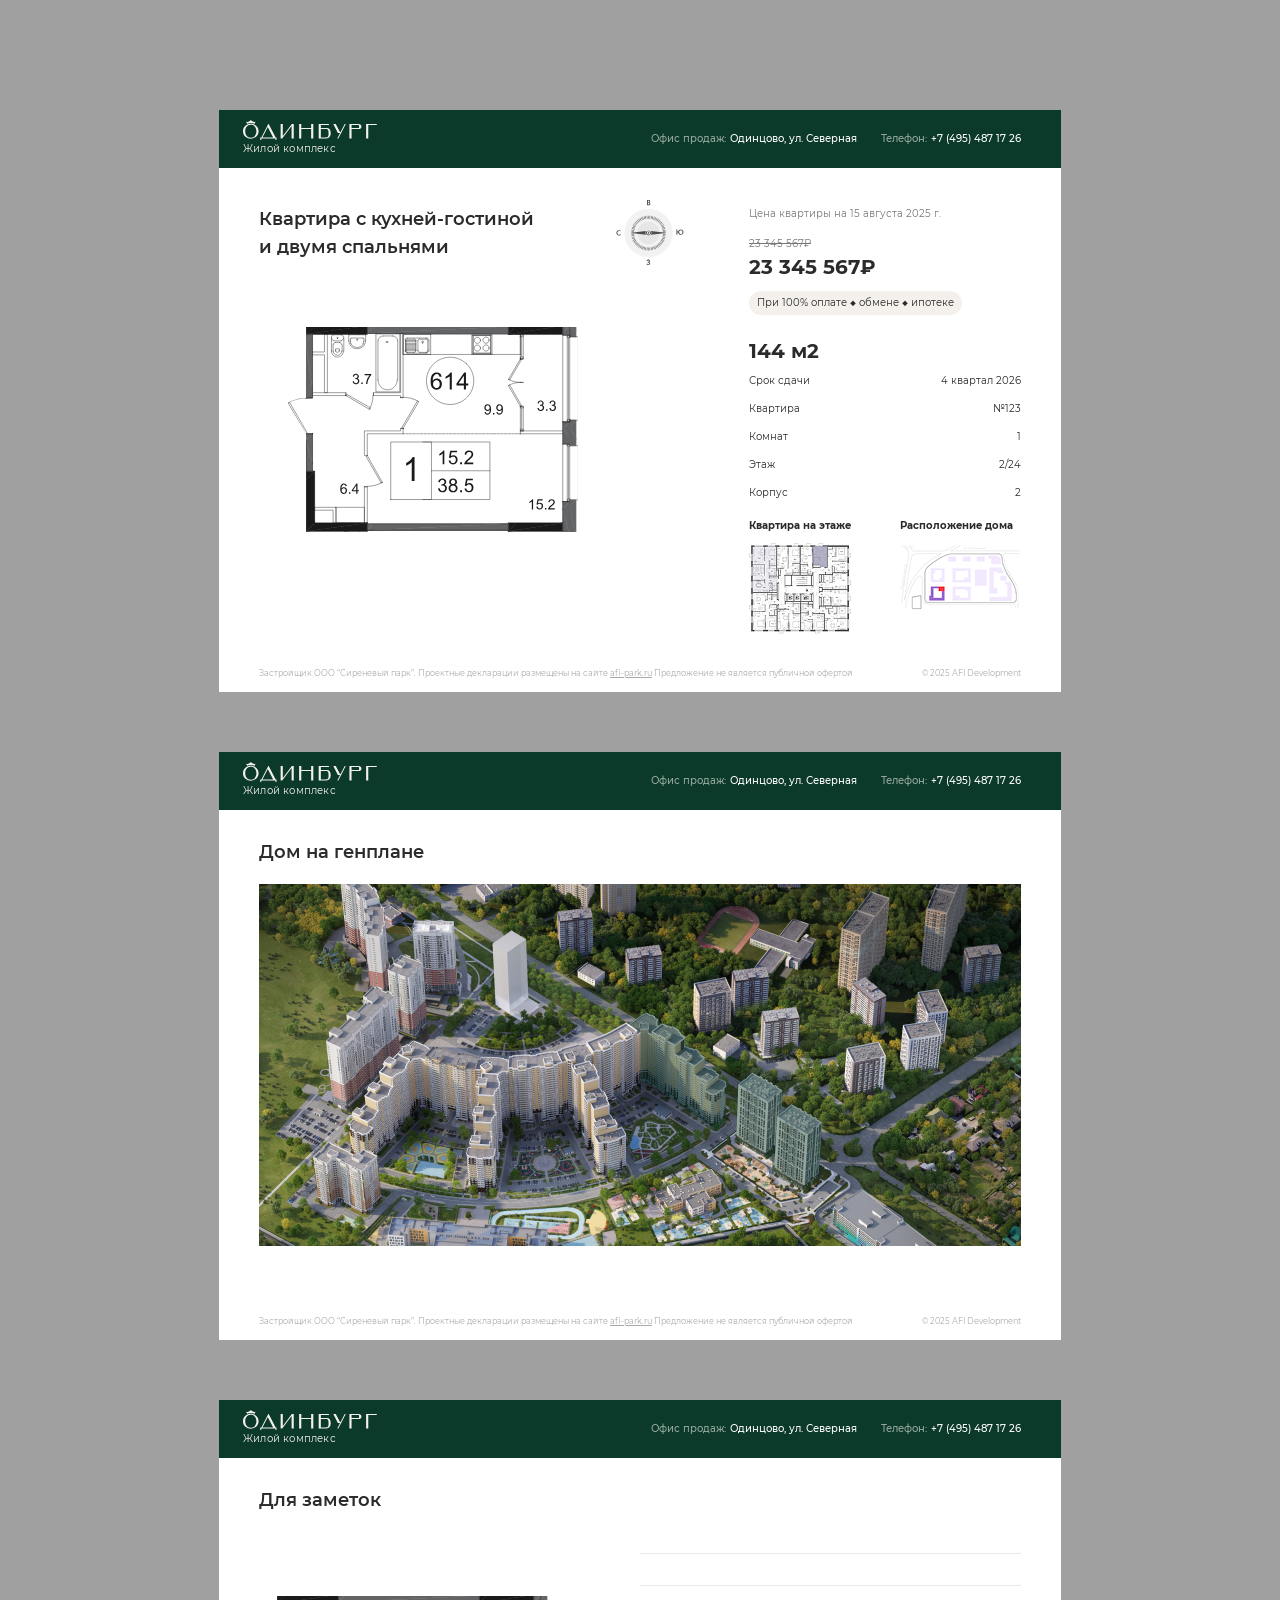
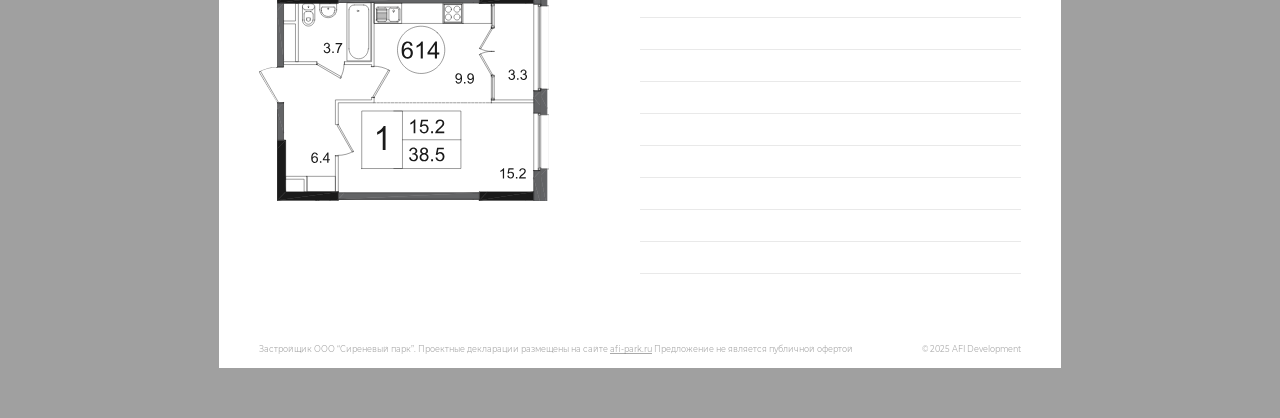
<file: pdf.html>
<!DOCTYPE html>
<html lang="ru">
<head>
    <meta charset="UTF-8">
    <meta http-equiv="X-UA-Compatible" content="ie=edge">
    <meta name="format-detection" content="telephone=no">
    <link rel="icon" type="image/svg"  href="./assets/img/favicon.svg">

    <link rel="stylesheet" href="style.css">
    <script src="https://api-maps.yandex.ru/2.1/?apikey=d130909a-f4b5-453d-85f2-98a45f38ba0c&lang=ru_RU"></script>

    <title>Odinburg</title>
</head>
<body>



<section class="pdf-file-sec">
    <div class="pdf-file-min">
        <div class="pdf-file-head G-align-center G-justify-between">

            <a href="./index.html" class="pdf-logo G-flex-column G-align-start">
                <img src="./assets/img/logo-pdf.svg" alt="logo" loading="lazy">
                <span>Жилой комплекс</span>
            </a>
            <div class="pdf-sales-office G-align-center">
                <div class="pdf-office-text G-align-center">
                    <p>Офис продаж:</p>
                    <span>Одинцово, ул. Северная</span>
                </div>
                <div class="pdf-office-text G-align-center">
                    <p>Телефон:</p>
                    <span>+7 (495) 487 17 26</span>
                </div>

            </div>
        </div>
            
        <div class="kitchen-living-flex G-flex">
            <div class="kitchen-living-info">
                <div class="kitchen-living-title G-align-center G-justify-between">
                    <h3>Квартира с кухней-гостиной
                        и двумя спальнями</h3>
                    <img src="./assets/img/koxmnacuyc.svg" alt="koxmnacuyc">
                </div>
                <div class="kitchen-living-home G-flex">
                    <img src="./assets/img/home.svg" alt="home">
                </div>
            </div>
            <div class="kitchen-living-cnt">
                <div class="kitchen-living-price">
                    <p>Цена квартиры на 15 августа 2025 г.</p>
                    <del>23 345 567₽</del>
                    <strong>23 345 567₽</strong>
                    <div class="kitchen-living-ipot">
                        <span>При 100% оплате ◆ обмене ◆ ипотеке</span>
                    </div>
                </div>

                <div class="qarakusi-kit">
                    <strong>144 м2</strong>
                    <ul>
                        <li><p>Срок сдачи</p><p>4 квартал 2026</p></li>
                        <li><p>Квартира</p><p>№123</p></li>
                        <li><p>Комнат</p><p>1</p></li>
                        <li><p>Этаж</p><p>2/24</p></li>
                        <li><p>Корпус</p><p>2</p></li>
                    </ul>
                </div>
                <div class="location-house-flex G-flex G-justify-between">
                    <div class="location-house-pic">
                        <span>Квартира на этаже</span>
                        <img src="./assets/img/plan-apart-5.png" alt="apart">
                    </div>
                    <div class="location-house-pic">
                        <span>Расположение дома</span>
                        <img src="./assets/img/location-house.png" alt="location">
                    </div>
                </div>

            </div>
        </div>

        <div class="pdf-file-foot G-align-center G-justify-between">
            <p>Застройщик ООО “Сиреневый парк”. Проектные декларации размещены на сайте <a href="#">afi-park.ru</a> Предложение не является публичной офертой</p>
            <p>© 2025 AFI Development</p>
        </div>
    </div>


    <div class="pdf-file-min">
        <div class="pdf-file-head G-align-center G-justify-between">

            <a href="./index.html" class="pdf-logo  G-flex-column G-align-start">
                <img src="./assets/img/logo-pdf.svg" alt="logo" loading="lazy">
                <span>Жилой комплекс</span>
            </a>
            <div class="pdf-sales-office G-align-center">
                <div class="pdf-office-text G-align-center">
                    <p>Офис продаж:</p>
                    <span>Одинцово, ул. Северная</span>
                </div>
                <div class="pdf-office-text G-align-center">
                    <p>Телефон:</p>
                    <span>+7 (495) 487 17 26</span>
                </div>

            </div>
        </div>

        <div class="house-general">
            <h4>Дом на генплане</h4>
            <div class="house-general-pic G-flex">
                <img src="./assets/img/plan-pdf.jpg" alt="plan">
            </div>
        </div>

        <div class="pdf-file-foot G-align-center G-justify-between">
            <p>Застройщик ООО “Сиреневый парк”. Проектные декларации размещены на сайте <a href="#">afi-park.ru</a> Предложение не является публичной офертой</p>
            <p>© 2025 AFI Development</p>
        </div>
    </div>


    <div class="pdf-file-min">
        <div class="pdf-file-head G-align-center G-justify-between">
            <a href="./index.html" class="pdf-logo  G-flex-column G-align-start">
                <img src="./assets/img/logo-pdf.svg" alt="logo" loading="lazy">
                <span>Жилой комплекс</span>
            </a>
            <div class="pdf-sales-office G-align-center">
                <div class="pdf-office-text G-align-center">
                    <p>Офис продаж:</p>
                    <span>Одинцово, ул. Северная</span>
                </div>
                <div class="pdf-office-text G-align-center">
                    <p>Телефон:</p>
                    <span>+7 (495) 487 17 26</span>
                </div>

            </div>
        </div>

        <div class="house-general">
            <h4>Для заметок</h4>
            <div class="for-notes G-justify-between G-align-center">
                <div class="for-notes-pic G-flex">
                    <img src="./assets/img/home.svg" alt="home">

                </div>
                <div class="for-notes-ul">
                    <ul>
                        <li></li>
                        <li></li>
                        <li></li>
                        <li></li>
                        <li></li>
                        <li></li>
                        <li></li>
                        <li></li>
                        <li></li>
                        <li></li>
                        <li></li>
                    </ul>
                </div>
            </div>
        </div>

        <div class="pdf-file-foot G-align-center G-justify-between">
            <p>Застройщик ООО “Сиреневый парк”. Проектные декларации размещены на сайте <a href="#">afi-park.ru</a> Предложение не является публичной офертой</p>
            <p>© 2025 AFI Development</p>
        </div>
    </div>
</section>





</body>
</html>
</file>
<file: style.css>
@import "assets/font/font.css";
@import "assets/css/swiper-bundle.min.css";
@import "assets/css/jquery.formstyler.css";
@import "assets/css/jquery.formstyler.theme.css";
@import "assets/css/jquery.fancybox.css";
@import "assets/css/nouislider.css";
@import "assets/css/normalize.css";
@import "assets/css/icons.css";
@import "assets/css/header.css";
@import "assets/css/home.css";
@import "assets/css/modal.css";
@import "assets/css/parts-lot.css";
@import "assets/css/parking.css";
@import "assets/css/pdf.css";
</file>
